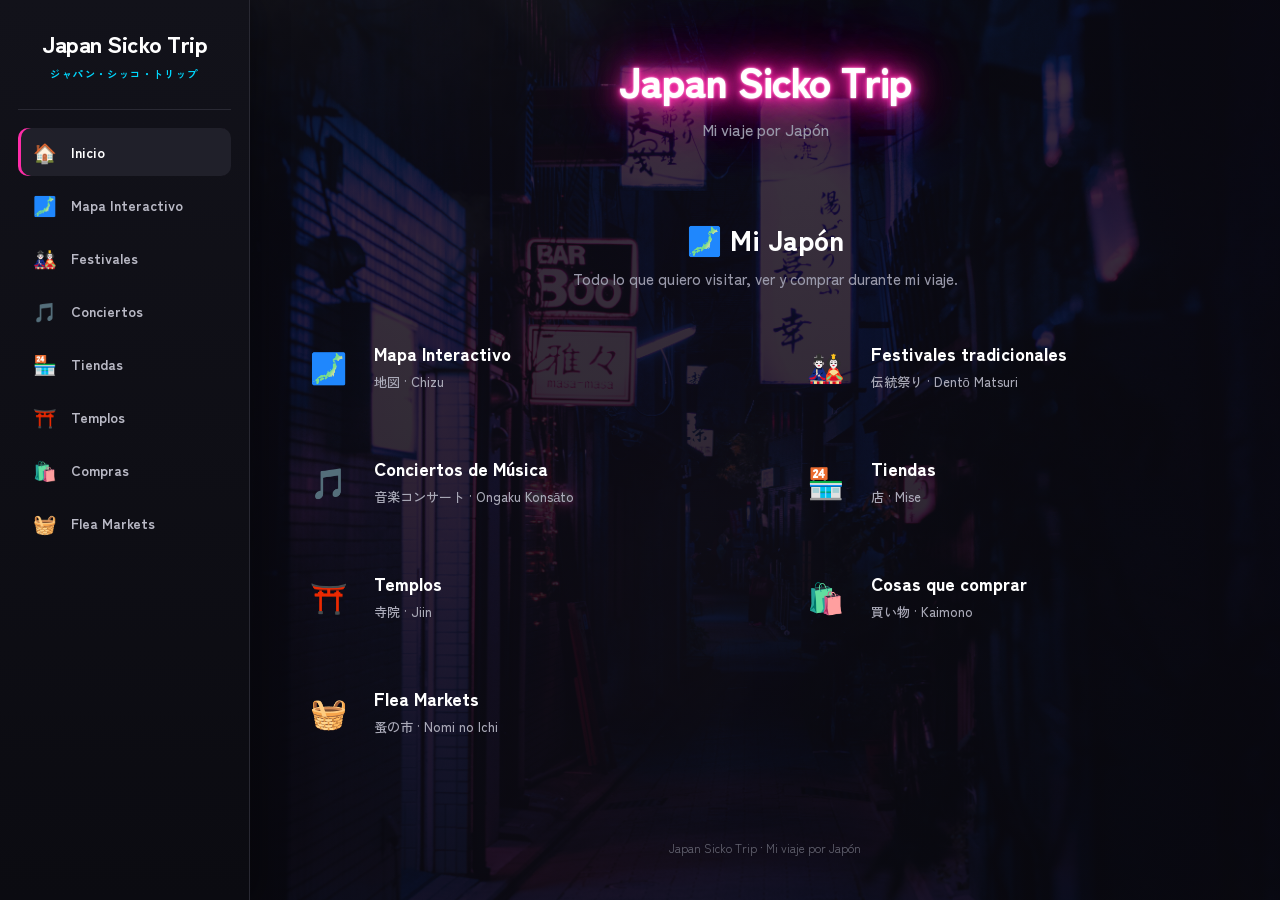
<file: index.html>
<!DOCTYPE html>
<html lang="es">

<head>

    <meta charset="UTF-8">

    <meta name="viewport" content="width=device-width, initial-scale=1.0">

    <title>Japan Sicko Trip</title>

    <link rel="stylesheet" href="css/estilo.css">

</head>


<body>


    <!-- =========================================
         BOTÓN MENÚ MÓVIL
    ========================================== -->

    <button
        class="boton-menu"
        type="button"
        aria-label="Abrir menú"
        aria-expanded="false"
    >
        ☰
    </button>


    <!-- =========================================
         MENÚ LATERAL
    ========================================== -->

    <aside class="menu-lateral">

        <div class="menu-logo">

            <h1>
                Japan Sicko Trip
            </h1>

            <p>
                ジャパン・シッコ・トリップ
            </p>

        </div>


        <div class="menu-separador"></div>


        <nav class="navegacion">


            <a
                href="index.html"
                class="menu-link activo"
            >

                <span class="icono">
                    🏠
                </span>

                <span>
                    Inicio
                </span>

            </a>


            <a
                href="mapa/index.html"
                class="menu-link"
            >

                <span class="icono">
                    🗾
                </span>

                <span>
                    Mapa Interactivo
                </span>

            </a>


            <a
                href="festivales/index.html"
                class="menu-link"
            >

                <span class="icono">
                    🎎
                </span>

                <span>
                    Festivales
                </span>

            </a>


            <a
                href="conciertos/index.html"
                class="menu-link"
            >

                <span class="icono">
                    🎵
                </span>

                <span>
                    Conciertos
                </span>

            </a>


            <a
                href="tiendas/index.html"
                class="menu-link"
            >

                <span class="icono">
                    🏪
                </span>

                <span>
                    Tiendas
                </span>

            </a>


            <a
                href="templos/index.html"
                class="menu-link"
            >

                <span class="icono">
                    ⛩️
                </span>

                <span>
                    Templos
                </span>

            </a>


            <a
                href="compras/index.html"
                class="menu-link"
            >

                <span class="icono">
                    🛍️
                </span>

                <span>
                    Compras
                </span>

            </a>


            <a
                href="flea-markets/index.html"
                class="menu-link"
            >

                <span class="icono">
                    🧺
                </span>

                <span>
                    Flea Markets
                </span>

            </a>


        </nav>


    </aside>


    <!-- =========================================
         CONTENIDO PRINCIPAL
    ========================================== -->

    <div class="contenido">


        <!-- CABECERA -->

        <header class="cabecera">

            <h1>
                Japan Sicko Trip
            </h1>

            <p>
                Mi viaje por Japón
            </p>

        </header>


        <!-- CONTENIDO -->

        <main>


            <section class="intro">

                <h2>
                    🗾 Mi Japón
                </h2>

                <p>
                    Todo lo que quiero visitar, ver y comprar durante mi viaje.
                </p>

            </section>


            <!-- =================================
                 TARJETAS PRINCIPALES
            ================================== -->

            <nav class="menu">


                <a
                    href="mapa/index.html"
                    class="menu-item"
                >

                    <span class="menu-icon">
                        🗾
                    </span>

                    <span class="menu-texto">

                        <strong>
                            Mapa Interactivo
                        </strong>

                        <small>
                            地図 · Chizu
                        </small>

                    </span>

                </a>


                <a
                    href="festivales/index.html"
                    class="menu-item"
                >

                    <span class="menu-icon">
                        🎎
                    </span>

                    <span class="menu-texto">

                        <strong>
                            Festivales tradicionales
                        </strong>

                        <small>
                            伝統祭り · Dentō Matsuri
                        </small>

                    </span>

                </a>


                <a
                    href="conciertos/index.html"
                    class="menu-item"
                >

                    <span class="menu-icon">
                        🎵
                    </span>

                    <span class="menu-texto">

                        <strong>
                            Conciertos de Música
                        </strong>

                        <small>
                            音楽コンサート · Ongaku Konsāto
                        </small>

                    </span>

                </a>


                <a
                    href="tiendas/index.html"
                    class="menu-item"
                >

                    <span class="menu-icon">
                        🏪
                    </span>

                    <span class="menu-texto">

                        <strong>
                            Tiendas
                        </strong>

                        <small>
                            店 · Mise
                        </small>

                    </span>

                </a>


                <a
                    href="templos/index.html"
                    class="menu-item"
                >

                    <span class="menu-icon">
                        ⛩️
                    </span>

                    <span class="menu-texto">

                        <strong>
                            Templos
                        </strong>

                        <small>
                            寺院 · Jiin
                        </small>

                    </span>

                </a>


                <a
                    href="compras/index.html"
                    class="menu-item"
                >

                    <span class="menu-icon">
                        🛍️
                    </span>

                    <span class="menu-texto">

                        <strong>
                            Cosas que comprar
                        </strong>

                        <small>
                            買い物 · Kaimono
                        </small>

                    </span>

                </a>


                <a
                    href="flea-markets/index.html"
                    class="menu-item"
                >

                    <span class="menu-icon">
                        🧺
                    </span>

                    <span class="menu-texto">

                        <strong>
                            Flea Markets
                        </strong>

                        <small>
                            蚤の市 · Nomi no Ichi
                        </small>

                    </span>

                </a>


            </nav>


        </main>


        <!-- FOOTER -->

        <footer class="footer">

            Japan Sicko Trip · Mi viaje por Japón

        </footer>


    </div>


    <!-- JAVASCRIPT -->

    <script src="js/menu.js"></script>


</body>

</html>
</file>
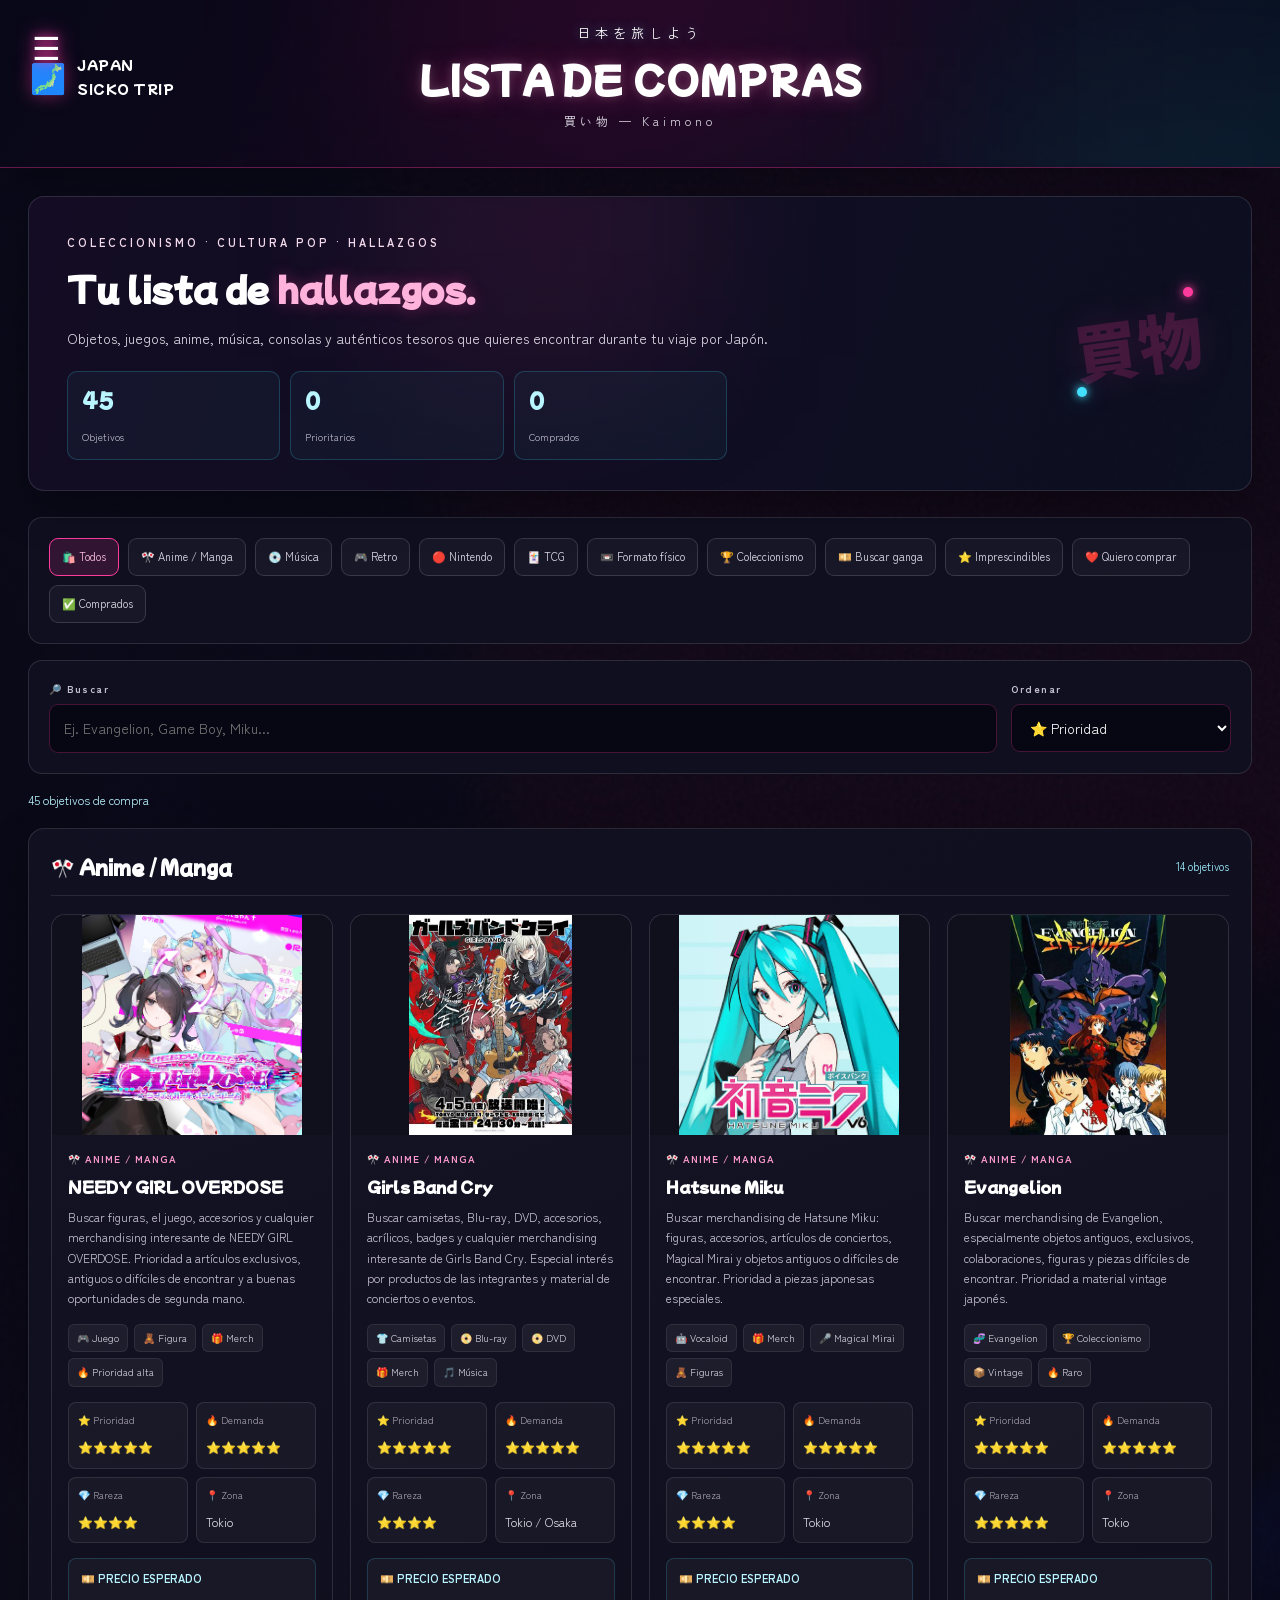
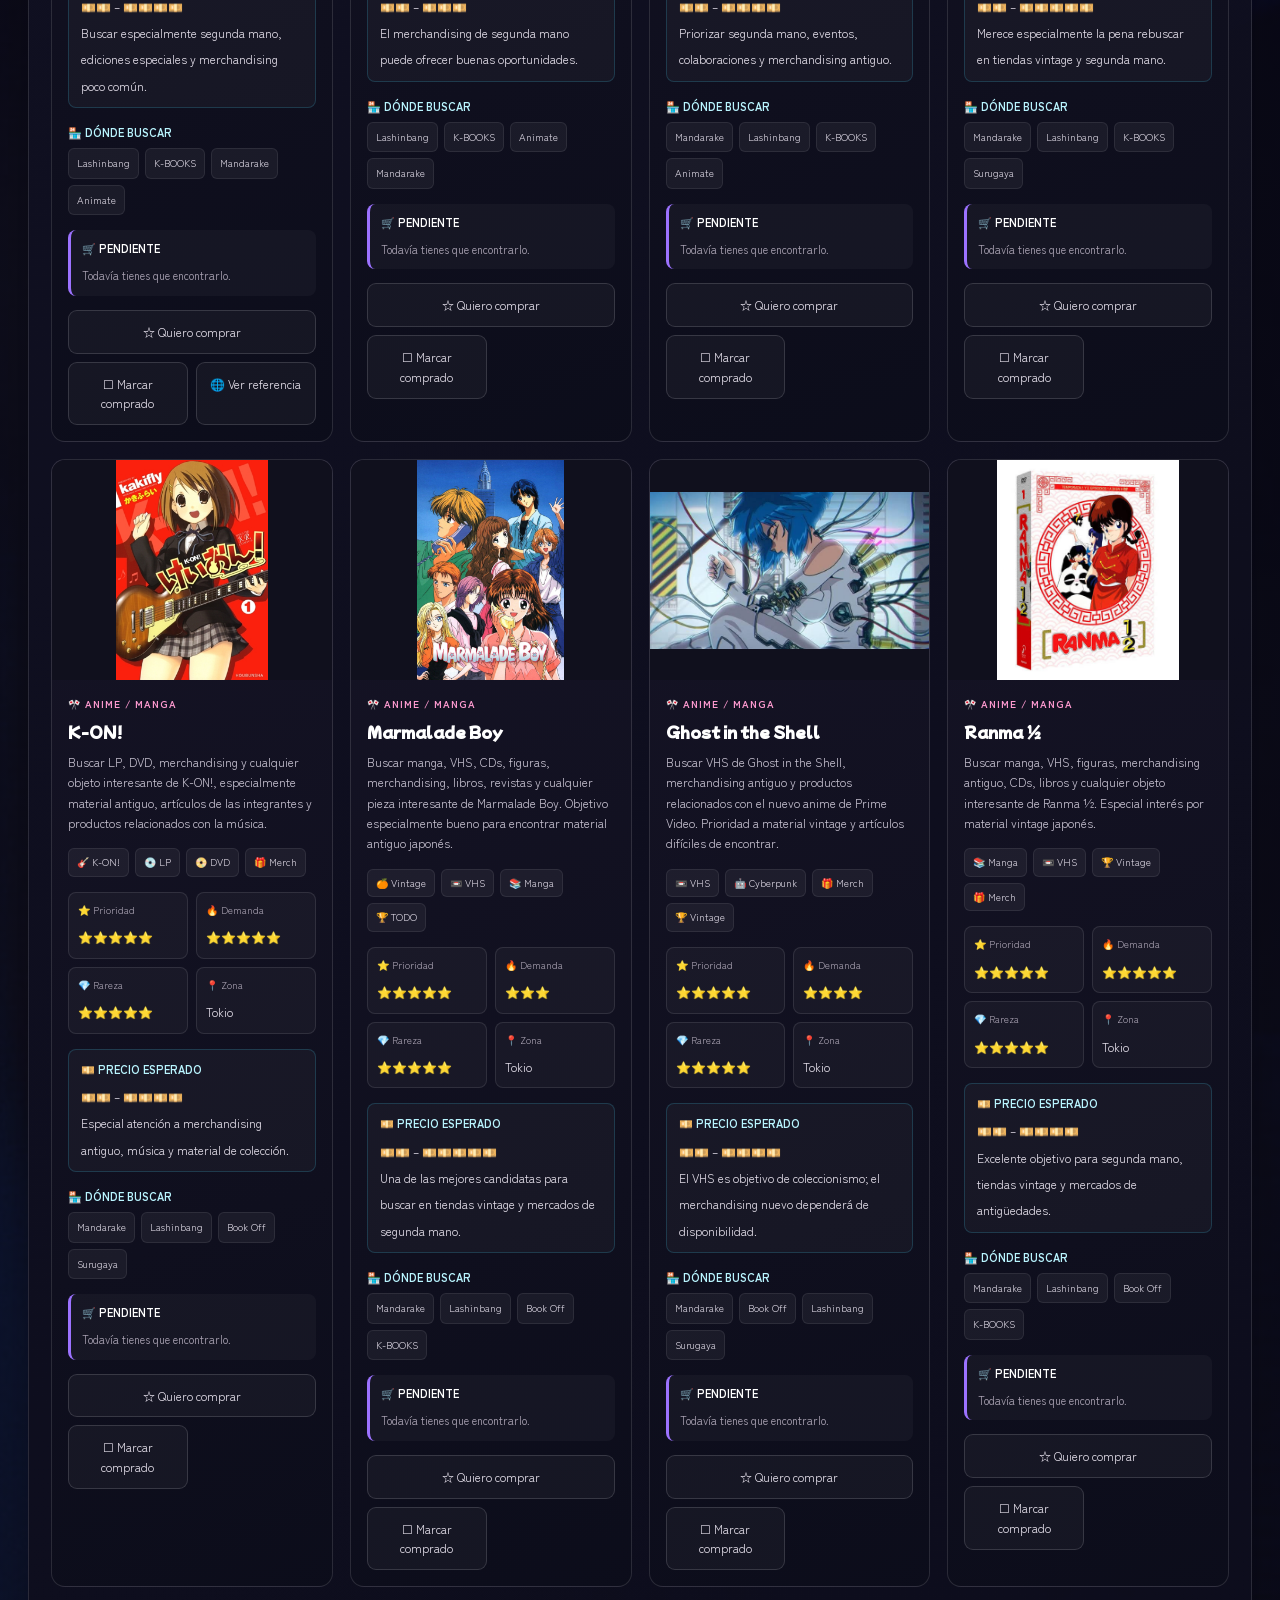
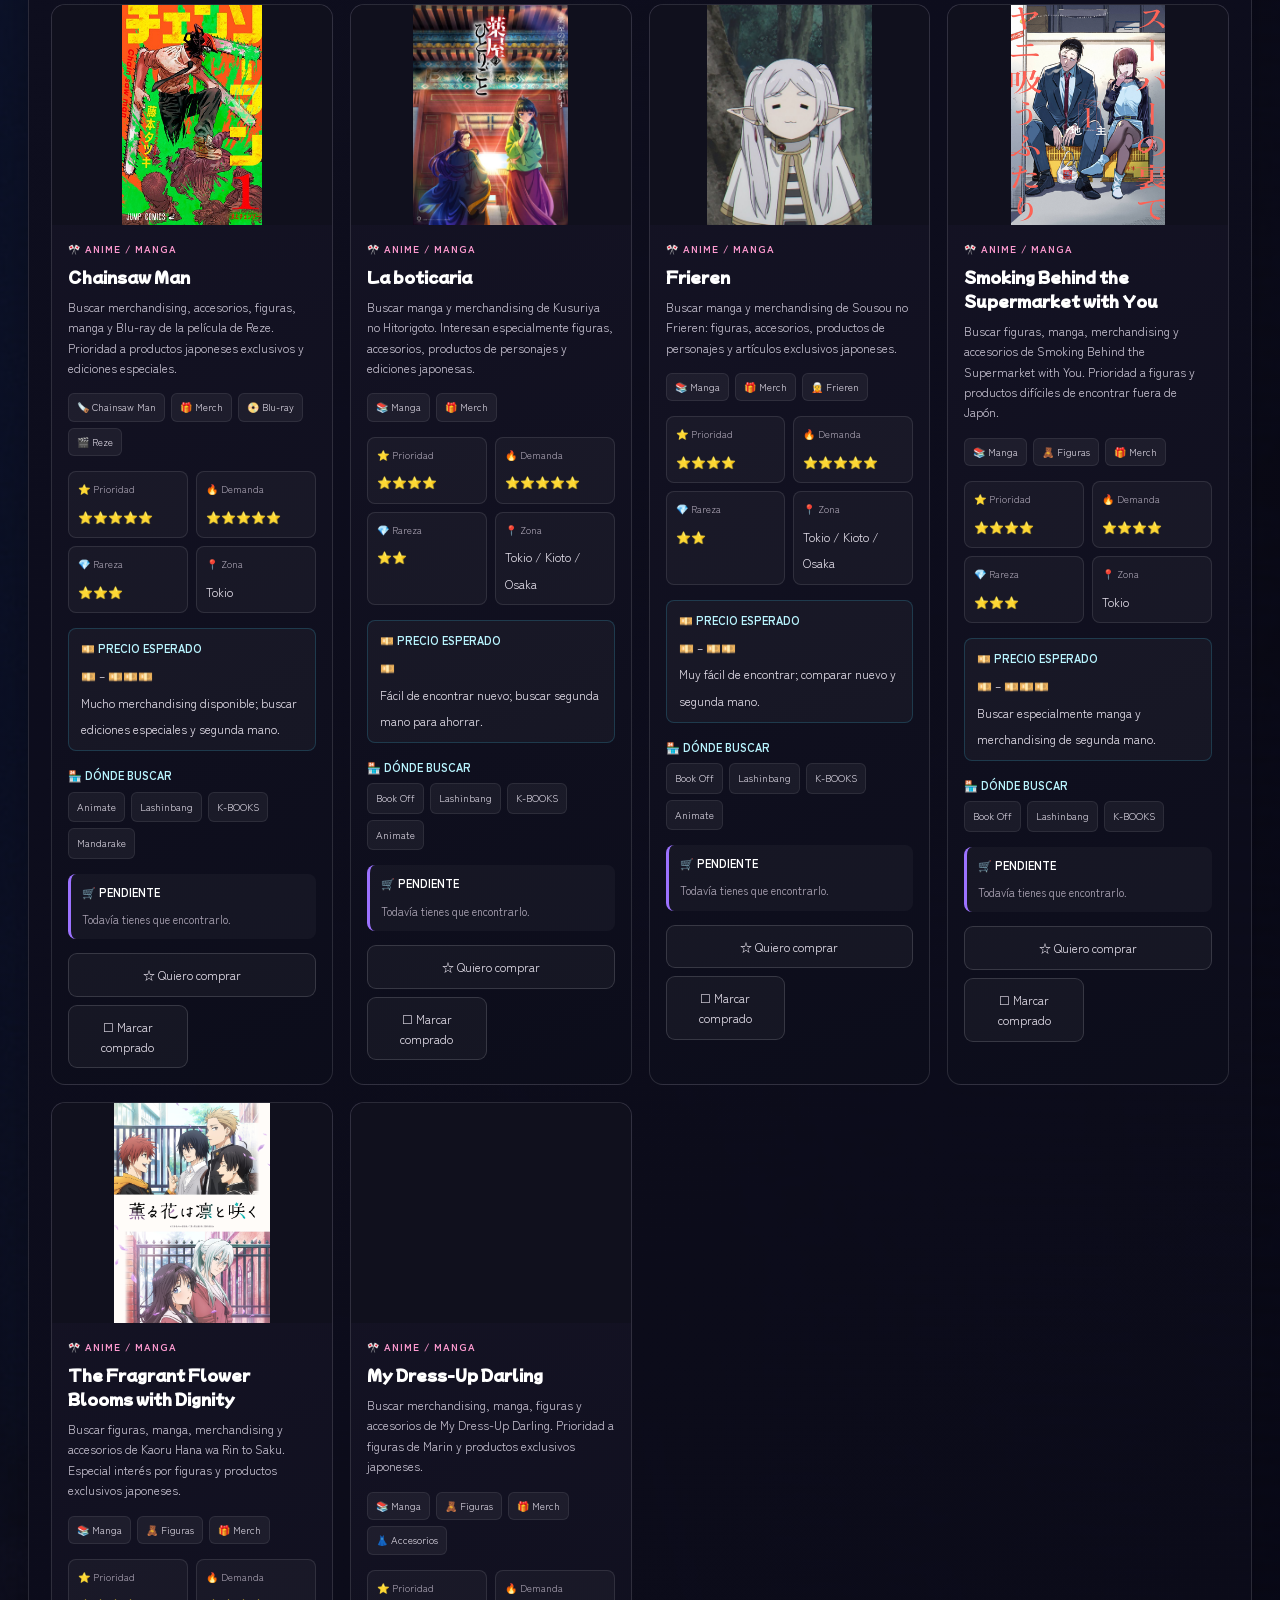
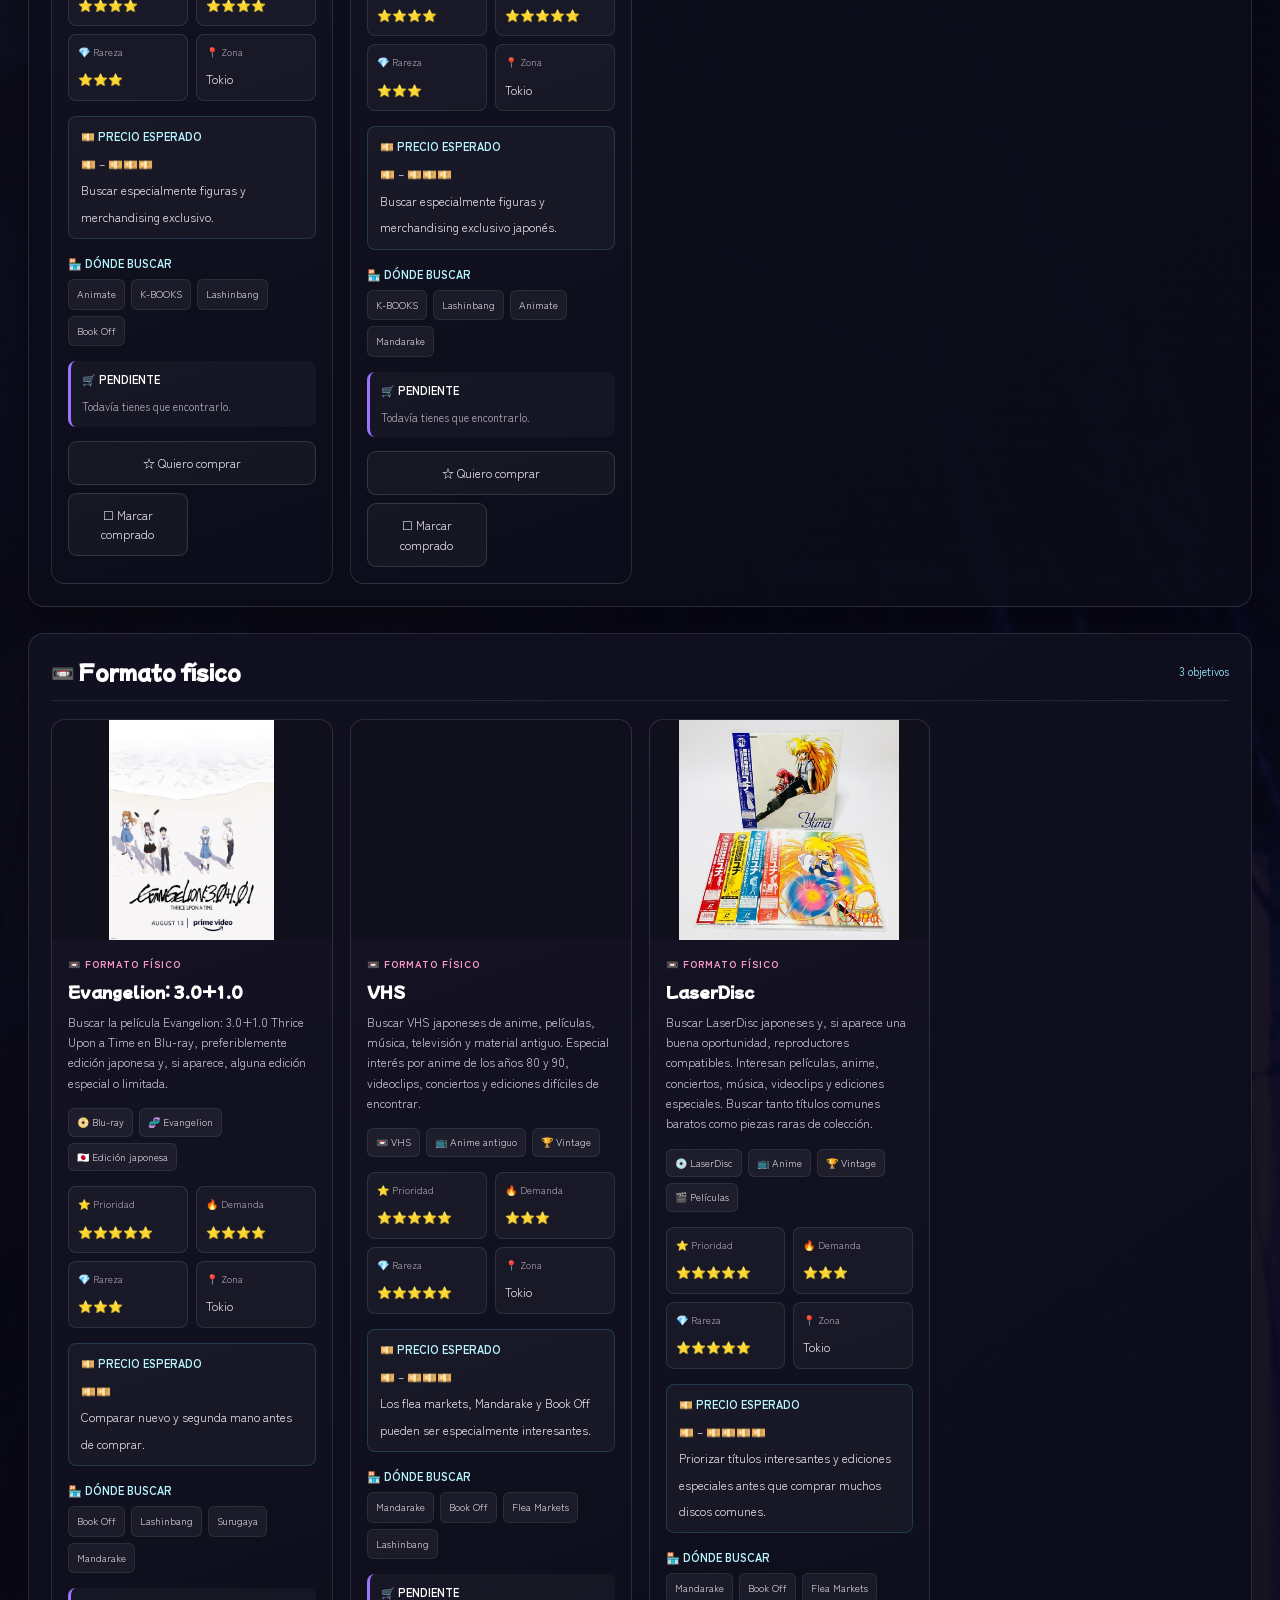
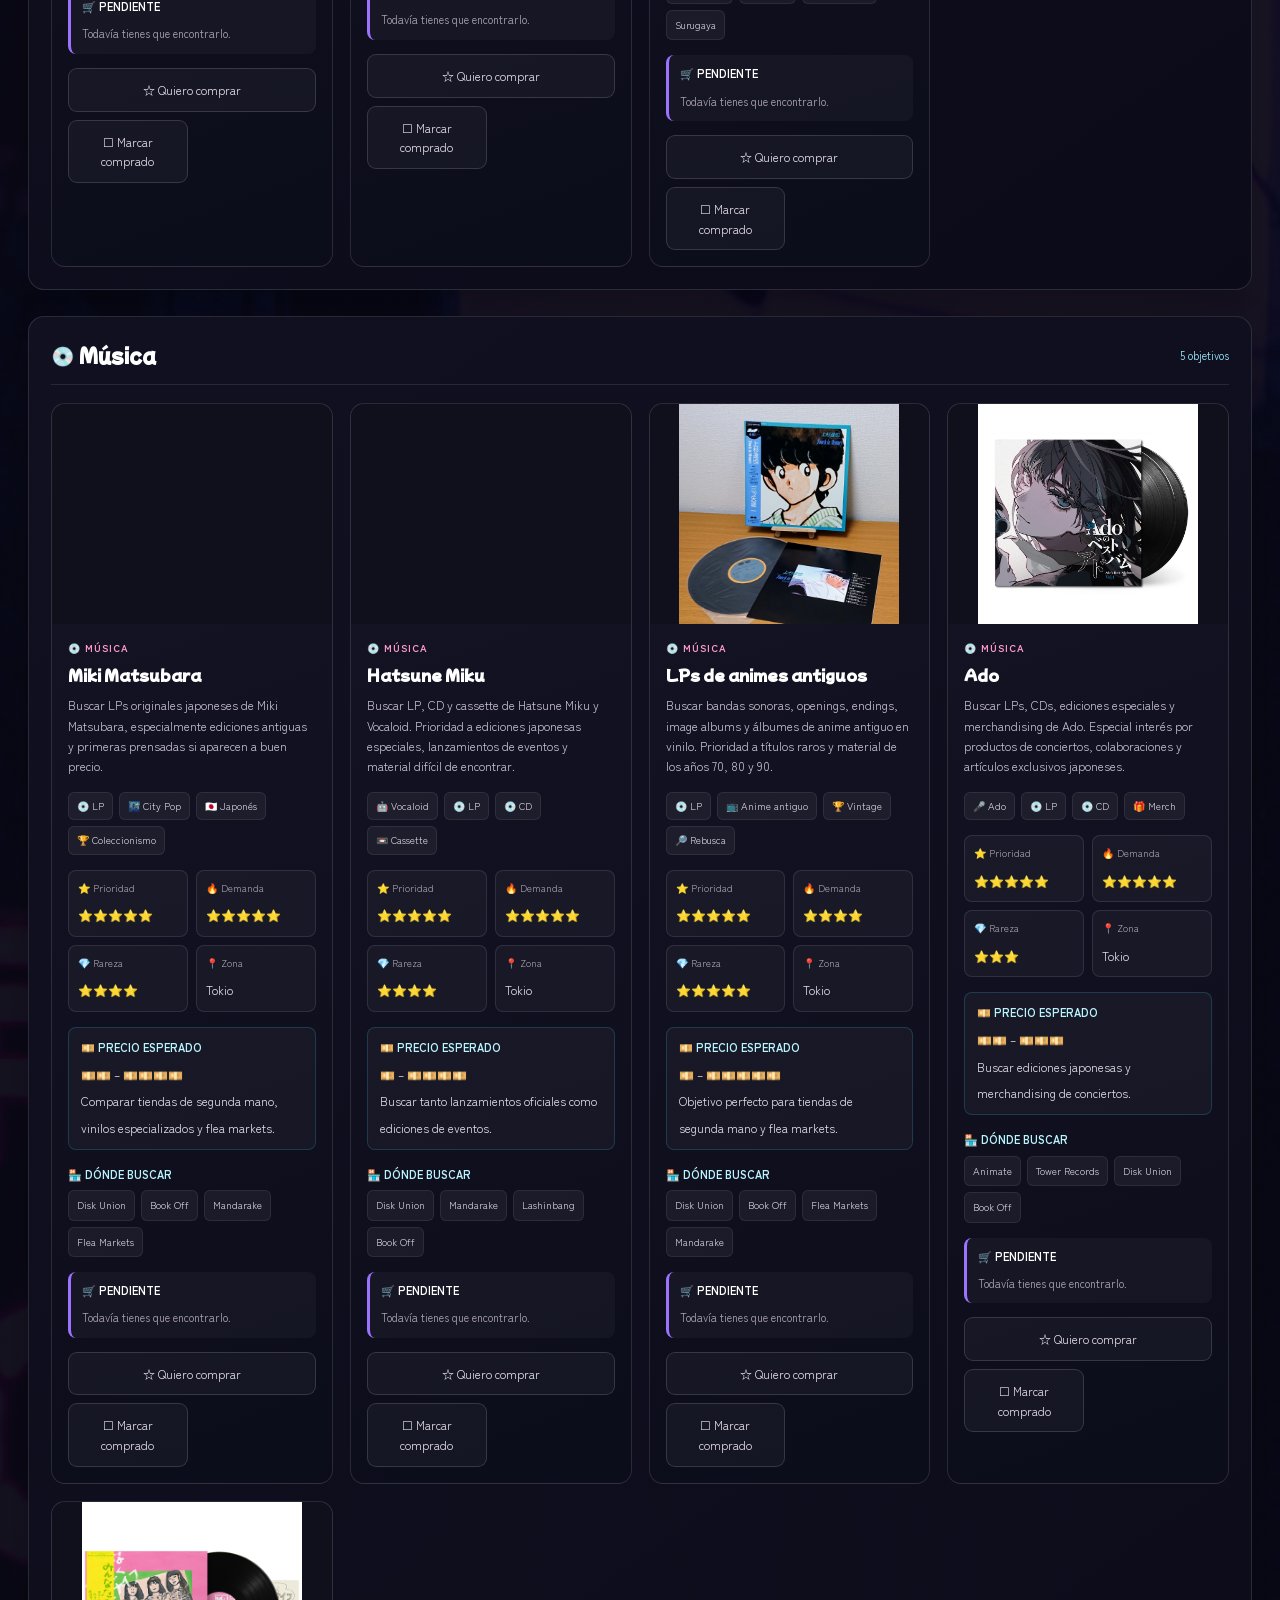
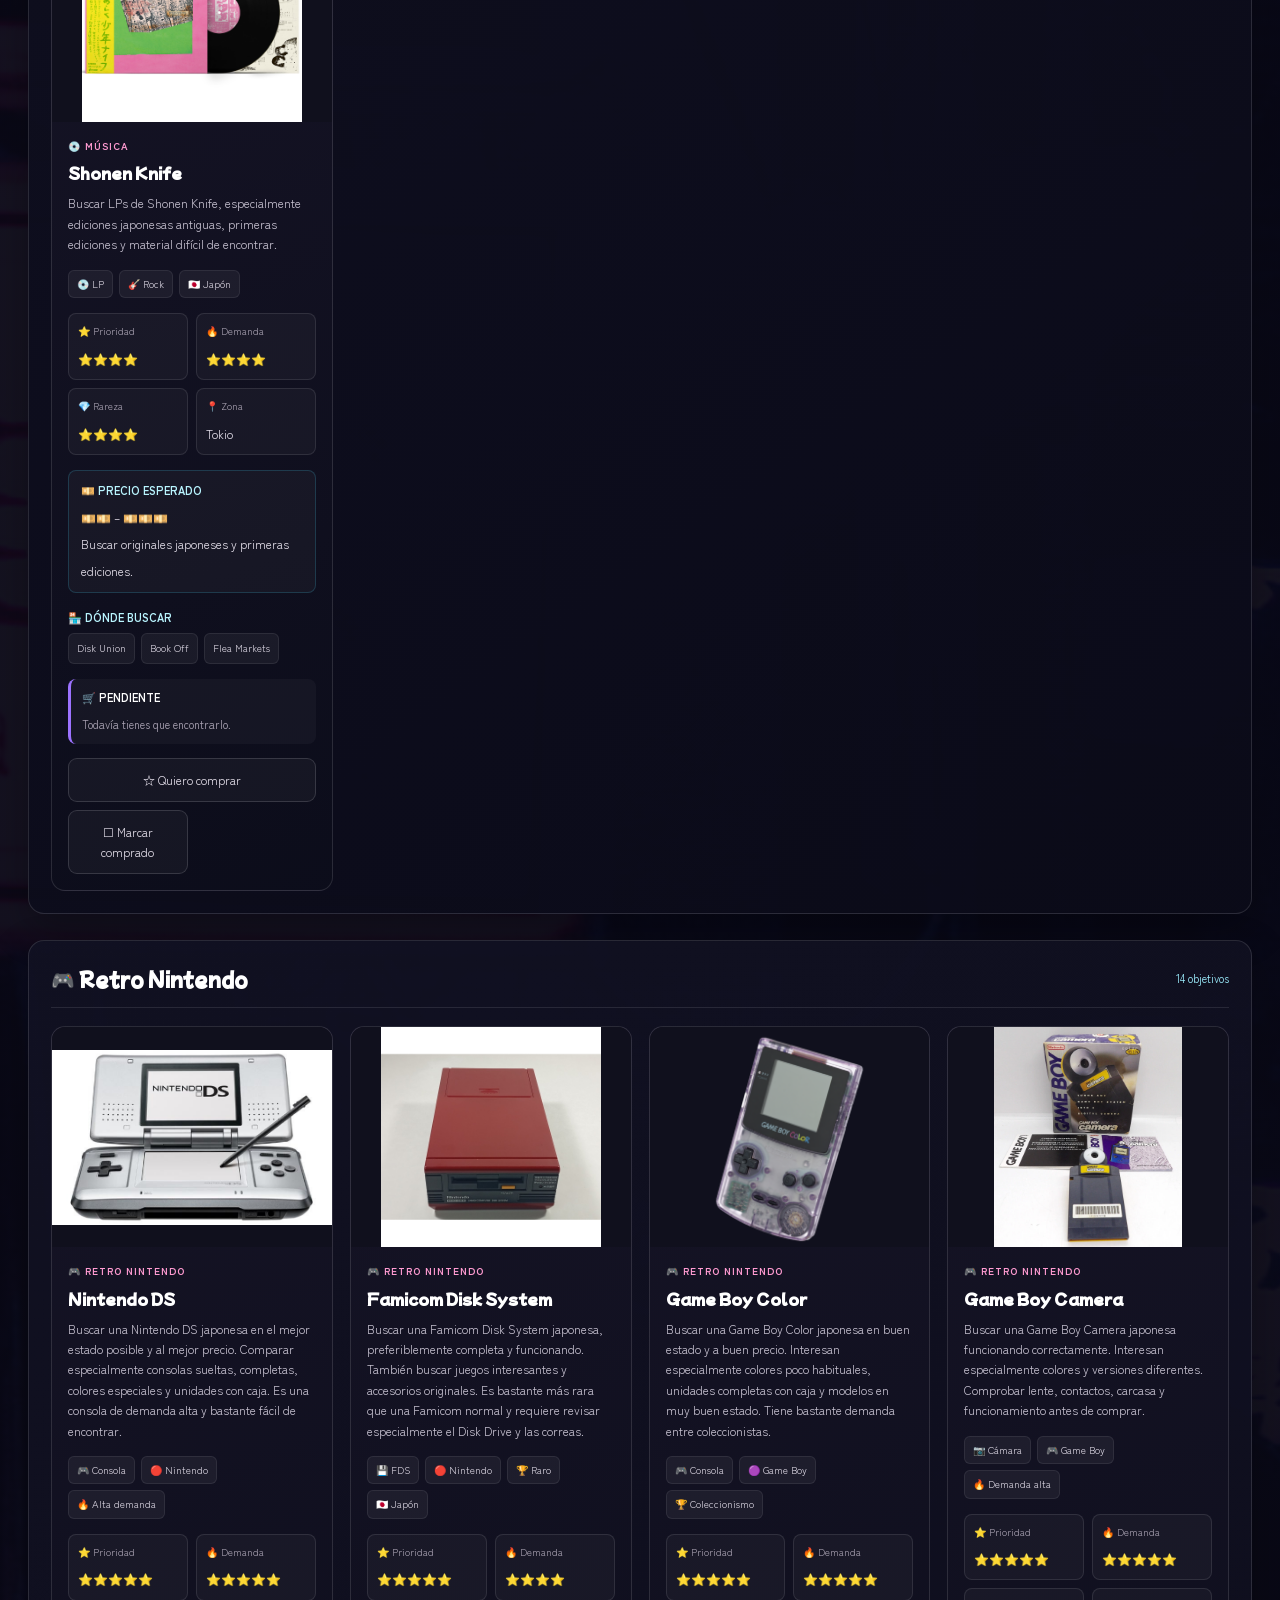
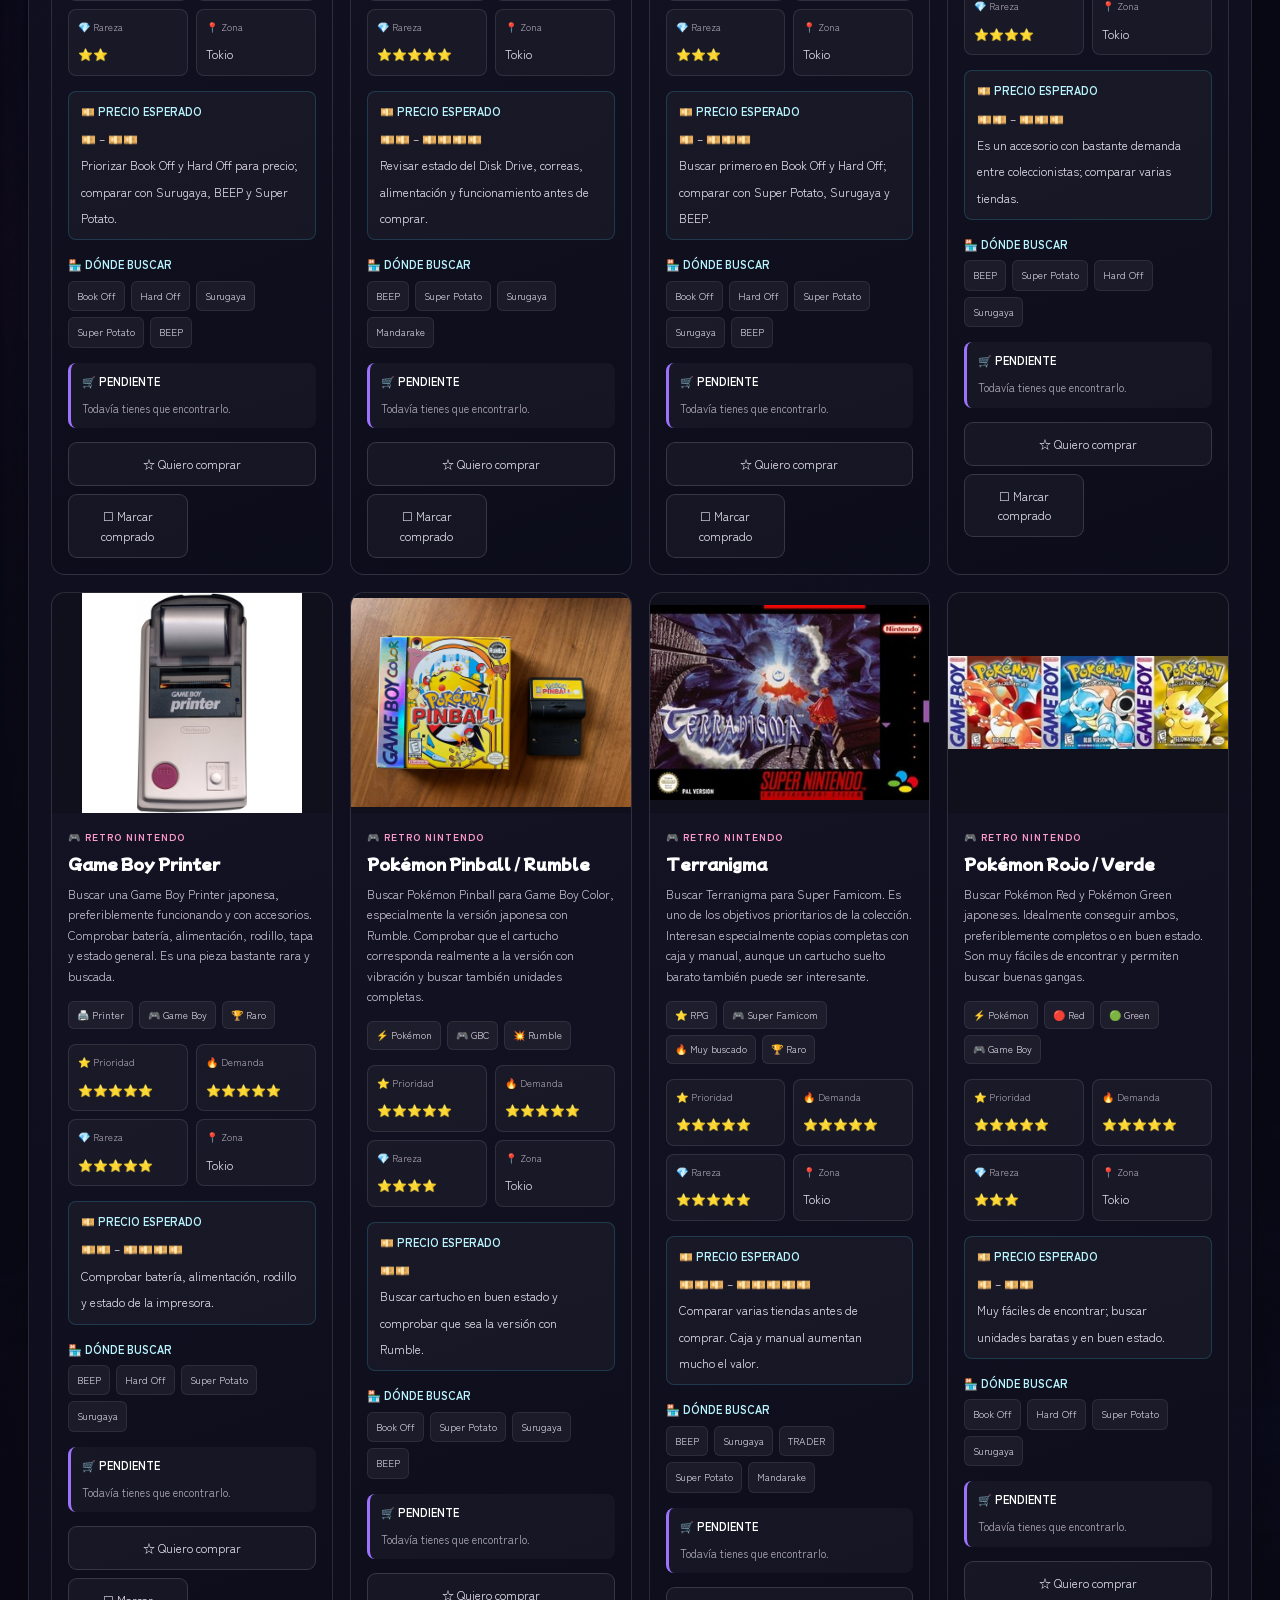
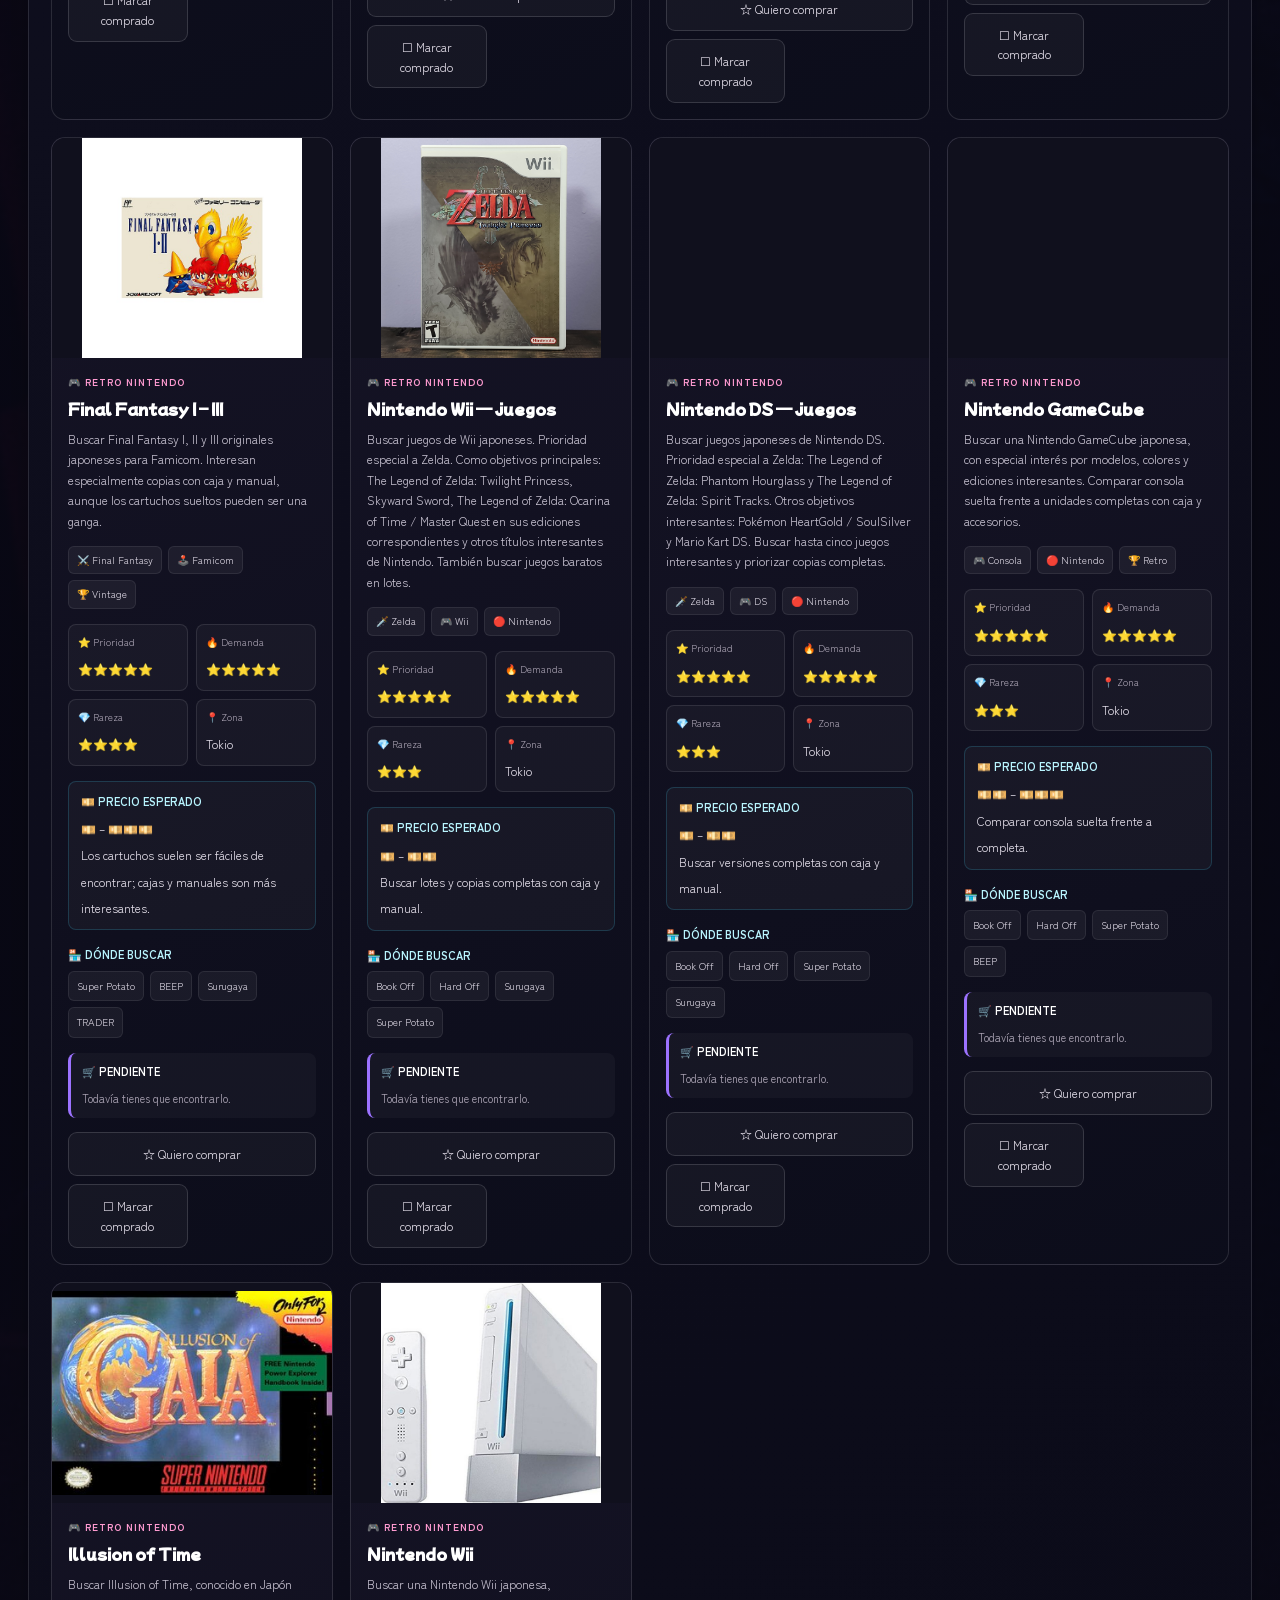
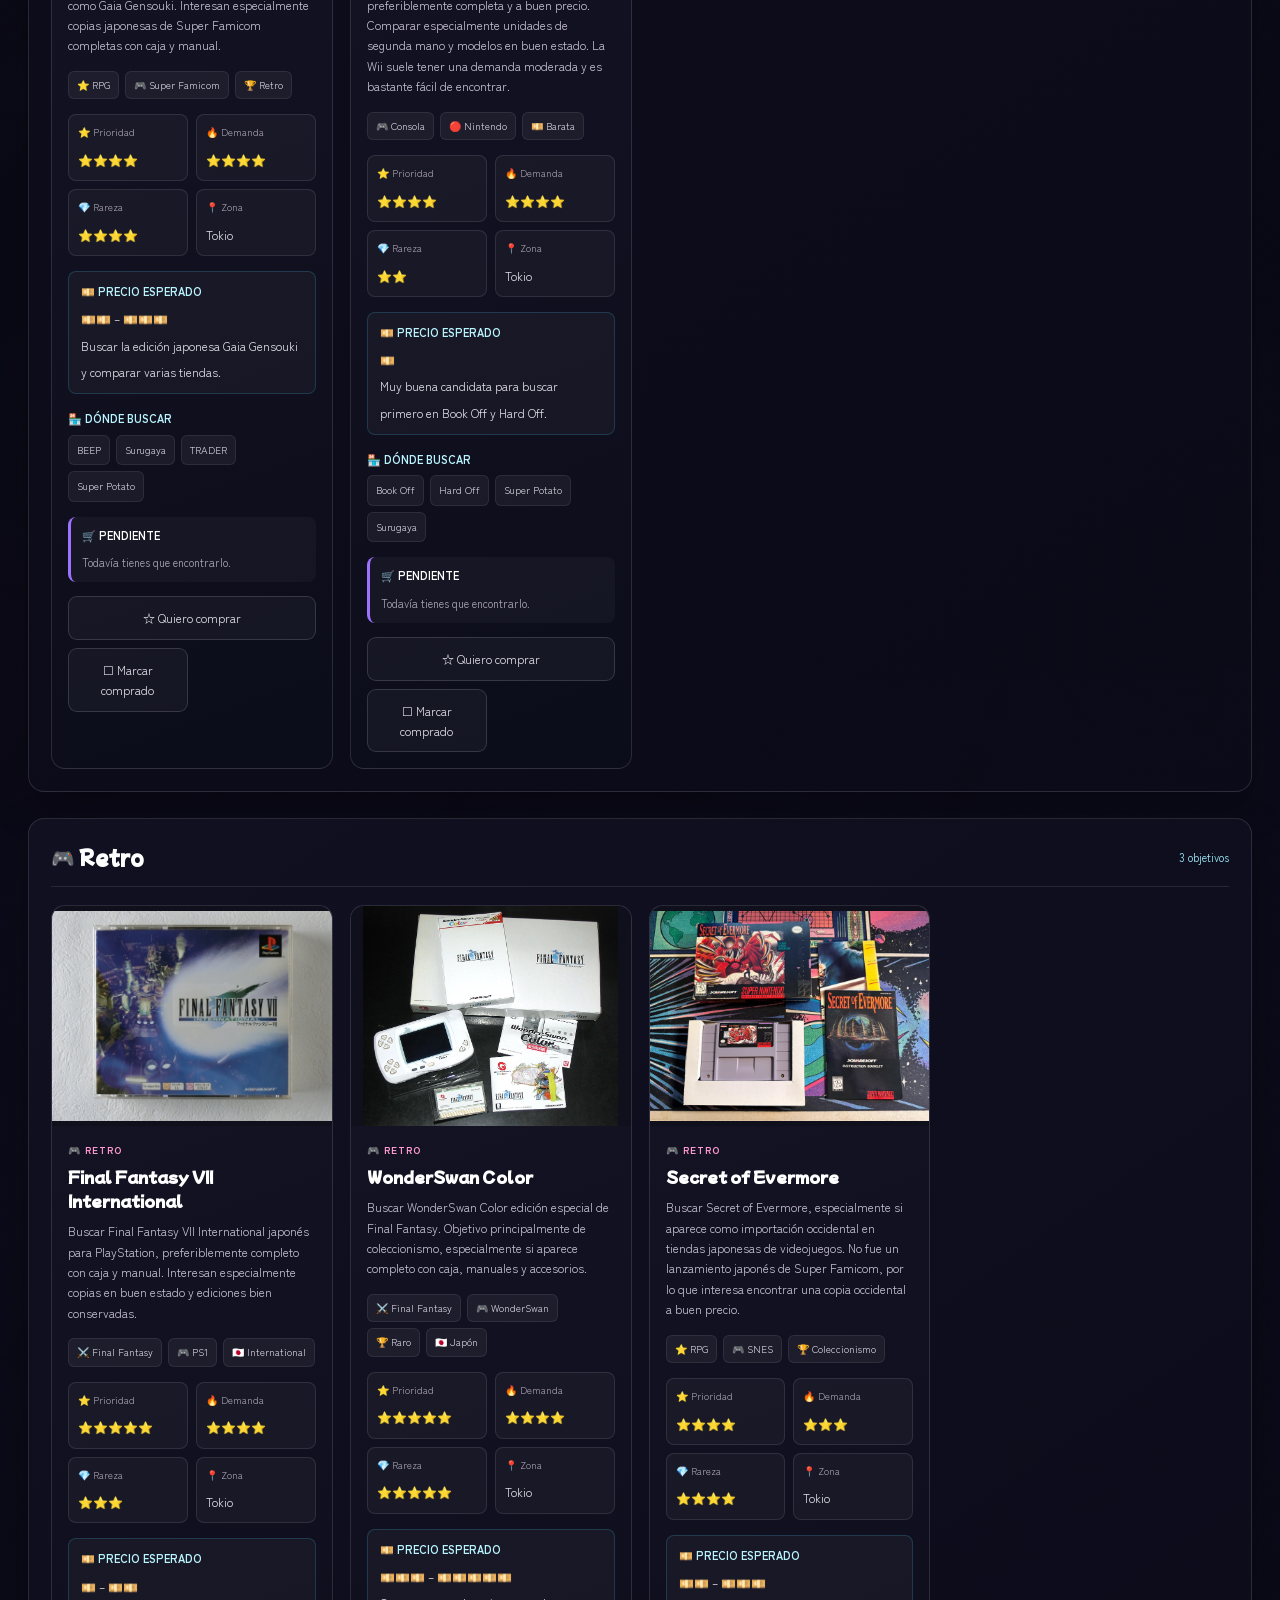
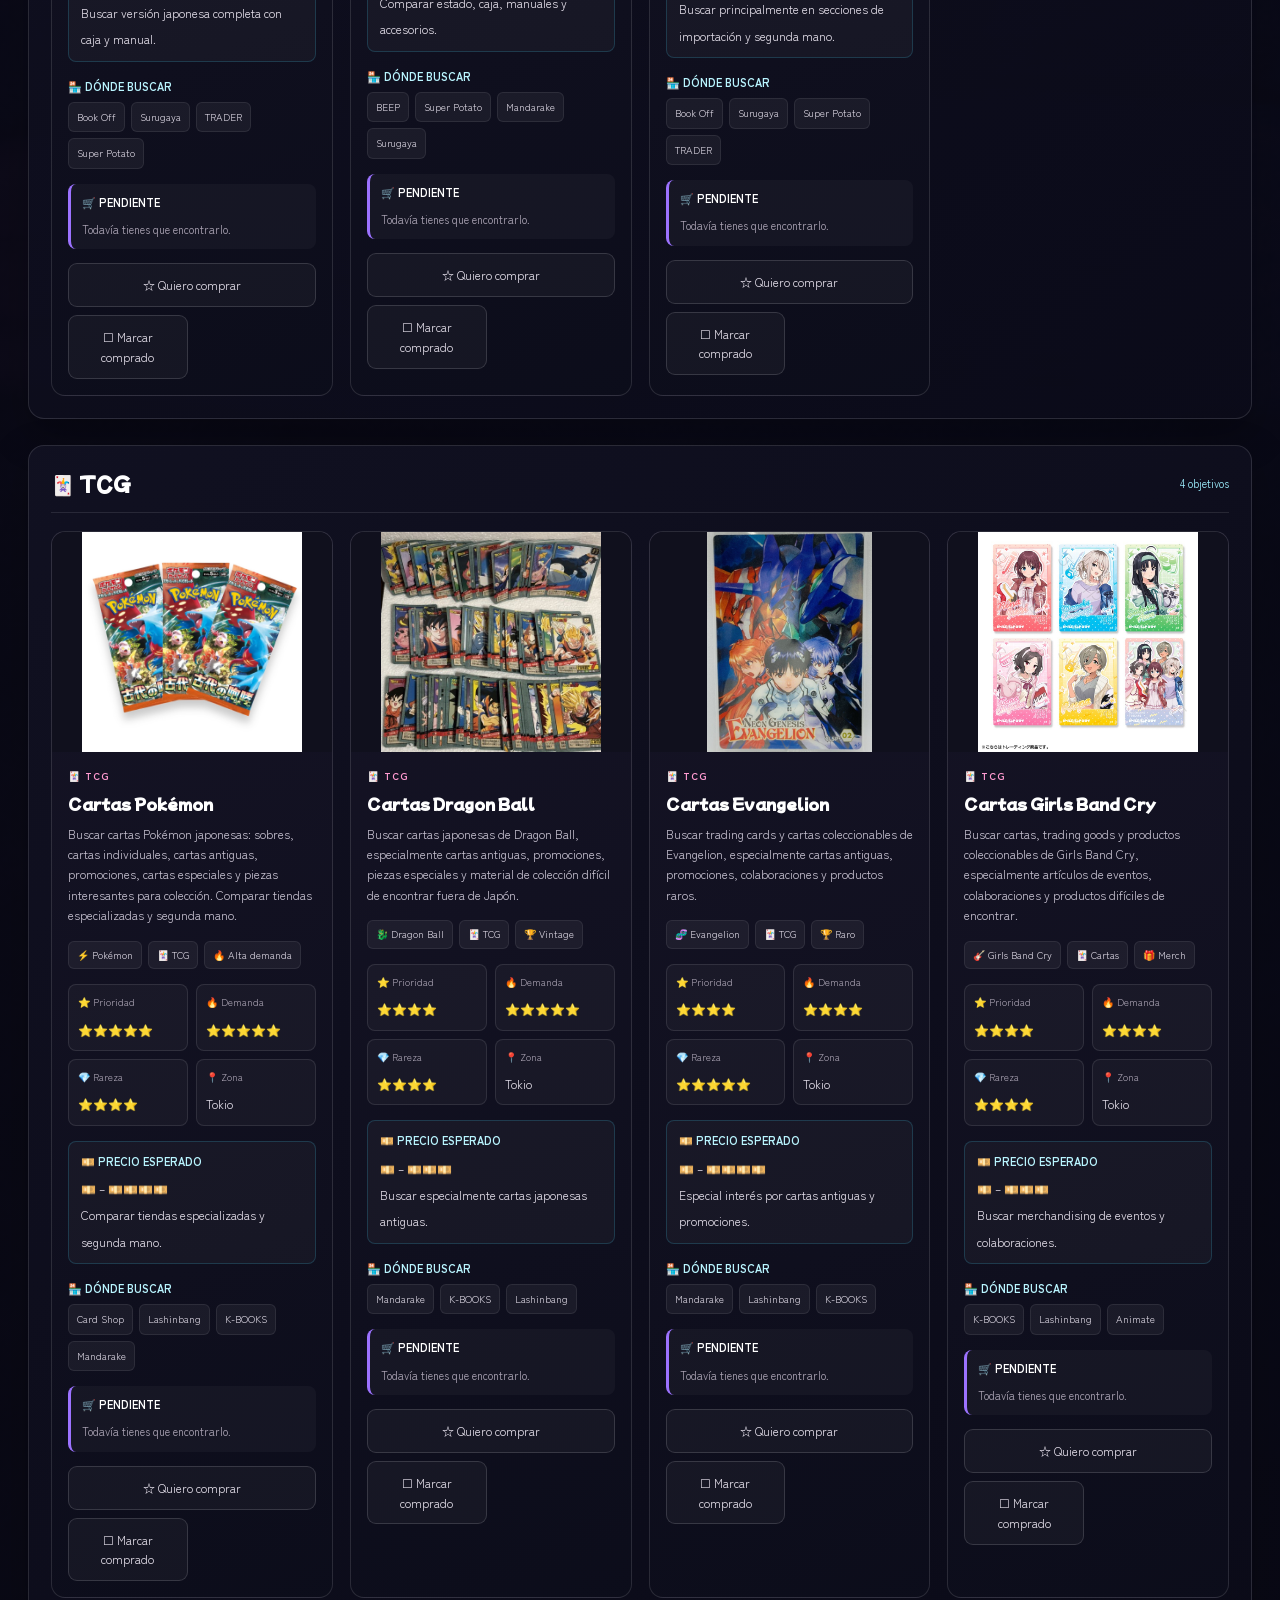
<file: compras/index.html>
<!DOCTYPE html>
<html lang="es">
<head>
    <meta charset="UTF-8">
    <meta name="viewport" content="width=device-width, initial-scale=1.0">
    <meta name="theme-color" content="#090914">

    <title>🛍️ Cosas que comprar - Japan Sicko Trip</title>

    <link rel="preconnect" href="https://fonts.googleapis.com">
    <link rel="preconnect" href="https://fonts.gstatic.com" crossorigin>
    <link href="https://fonts.googleapis.com/css2?family=Mochiy+Pop+One&family=Zen+Kaku+Gothic+Antique:wght@400;500;700&display=swap" rel="stylesheet">
    <link rel="stylesheet" href="../seccion-theme.css">
    <link rel="stylesheet" href="style.css">
</head>

<body>

    <header class="cabecera-mapa">
        <div class="cabecera-contenido">
            <div class="marca" aria-label="Japan Sicko Trip">
                <span class="marca-icono" aria-hidden="true">🗾</span>
                <span class="marca-texto">JAPAN <span>SICKO TRIP</span></span>
            </div>
            <div class="cabecera-titulo">
                <p class="titulo-japones">日本を旅しよう</p>
                <h1>LISTA DE <span>COMPRAS</span></h1>
                <p class="subtitulo-cabecera">買い物 — Kaimono</p>
            </div>
            <span></span>
        </div>
    </header>


    <main>

        <section class="introduccion intro">

            <div class="introduccion-texto">
                <span class="etiqueta-seccion">COLECCIONISMO · CULTURA POP · HALLAZGOS</span>
                <h2>Tu lista de <span>hallazgos.</span></h2>

                <p>
                    Objetos, juegos, anime, música, consolas y auténticos tesoros
                    que quieres encontrar durante tu viaje por Japón.
                </p>

                <div class="resumen">

                <div class="resumen-item">
                    <strong id="total-productos">0</strong>
                    <span>Objetivos</span>
                </div>

                <div class="resumen-item">
                    <strong id="total-favoritos">0</strong>
                    <span>Prioritarios</span>
                </div>

                <div class="resumen-item">
                    <strong id="total-comprados">0</strong>
                    <span>Comprados</span>
                </div>

                </div>
            </div>
            <div class="introduccion-decoracion" aria-hidden="true">
                <span class="decoracion-kanji">買物</span>
                <span class="decoracion-punto punto-rosa"></span>
                <span class="decoracion-punto punto-azul"></span>
            </div>

        </section>


        <nav class="filtros">

            <button
                type="button"
                class="filtro activo"
                data-filtro="todos"
            >
                🛍️ Todos
            </button>

            <button
                type="button"
                class="filtro"
                data-filtro="anime"
            >
                🎌 Anime / Manga
            </button>

            <button
                type="button"
                class="filtro"
                data-filtro="musica"
            >
                💿 Música
            </button>

            <button
                type="button"
                class="filtro"
                data-filtro="retro"
            >
                🎮 Retro
            </button>

            <button
                type="button"
                class="filtro"
                data-filtro="nintendo"
            >
                🔴 Nintendo
            </button>

            <button
                type="button"
                class="filtro"
                data-filtro="tcg"
            >
                🃏 TCG
            </button>

            <button
                type="button"
                class="filtro"
                data-filtro="fisico"
            >
                📼 Formato físico
            </button>

            <button
                type="button"
                class="filtro"
                data-filtro="coleccionismo"
            >
                🏆 Coleccionismo
            </button>

            <button
                type="button"
                class="filtro"
                data-filtro="gangas"
            >
                💴 Buscar ganga
            </button>

            <button
                type="button"
                class="filtro"
                data-filtro="prioridad"
            >
                ⭐ Imprescindibles
            </button>

            <button
                type="button"
                class="filtro"
                data-filtro="favoritos"
            >
                ❤️ Quiero comprar
            </button>

            <button
                type="button"
                class="filtro"
                data-filtro="comprados"
            >
                ✅ Comprados
            </button>

        </nav>


        <section class="controles">

            <div class="busqueda">

                <label for="buscador">
                    🔎 Buscar
                </label>

                <input
                    type="search"
                    id="buscador"
                    placeholder="Ej. Evangelion, Game Boy, Miku..."
                    autocomplete="off"
                >

            </div>


            <div class="orden">

                <label for="ordenar">
                    Ordenar
                </label>

                <select id="ordenar">

                    <option value="prioridad">
                        ⭐ Prioridad
                    </option>

                    <option value="demanda">
                        🔥 Demanda
                    </option>

                    <option value="rareza">
                        💎 Rareza
                    </option>

                    <option value="nombre">
                        🔤 Nombre
                    </option>

                    <option value="categoria">
                        📂 Categoría
                    </option>

                </select>

            </div>

        </section>


        <div id="contador" class="contador"></div>


        <div id="contenido-compras"></div>


    </main>


    <footer class="pie-pagina">
        <span class="pie-marca">JAPAN SICKO TRIP <span>日本を旅しよう</span></span>
        <span>Tu viaje. Tus lugares. Tu Japón.</span>
    </footer>

    <script src="../menu.js"></script>
    <script src="app.js"></script>

</body>
</html>
</file>
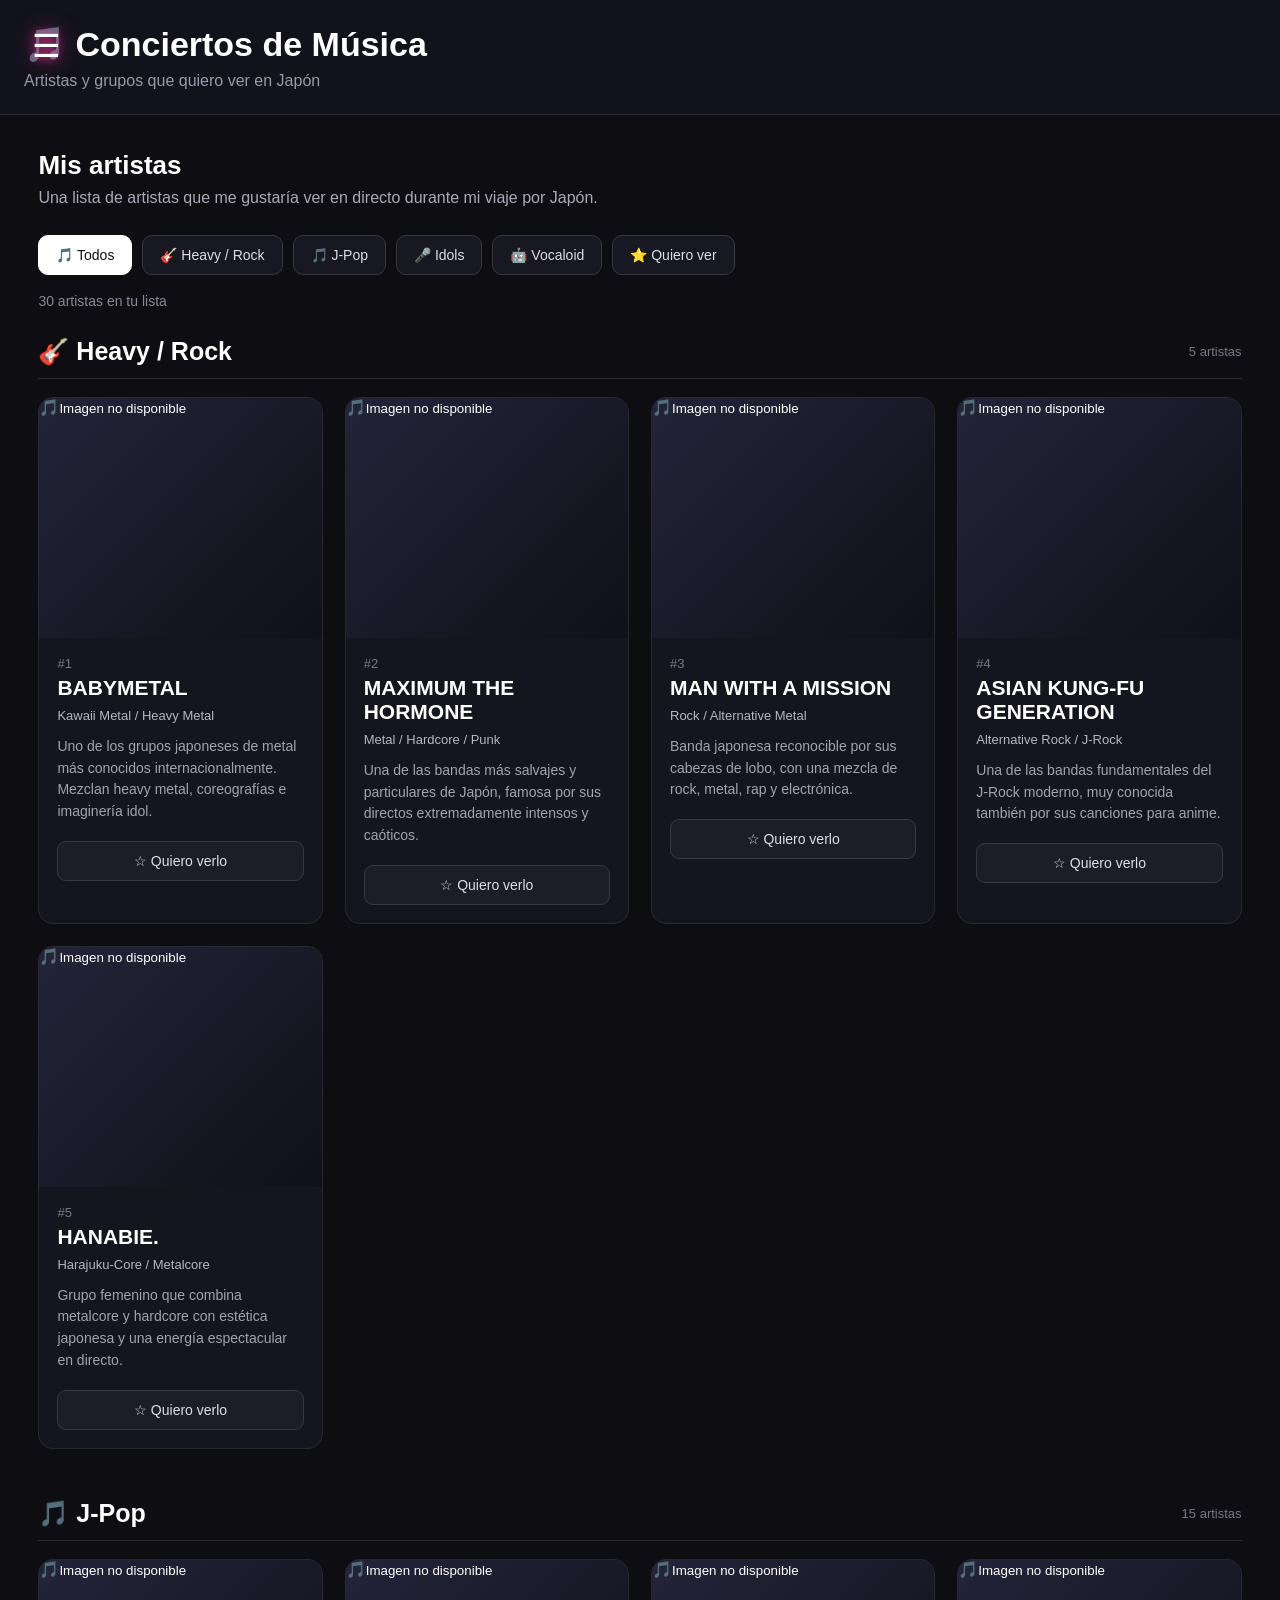
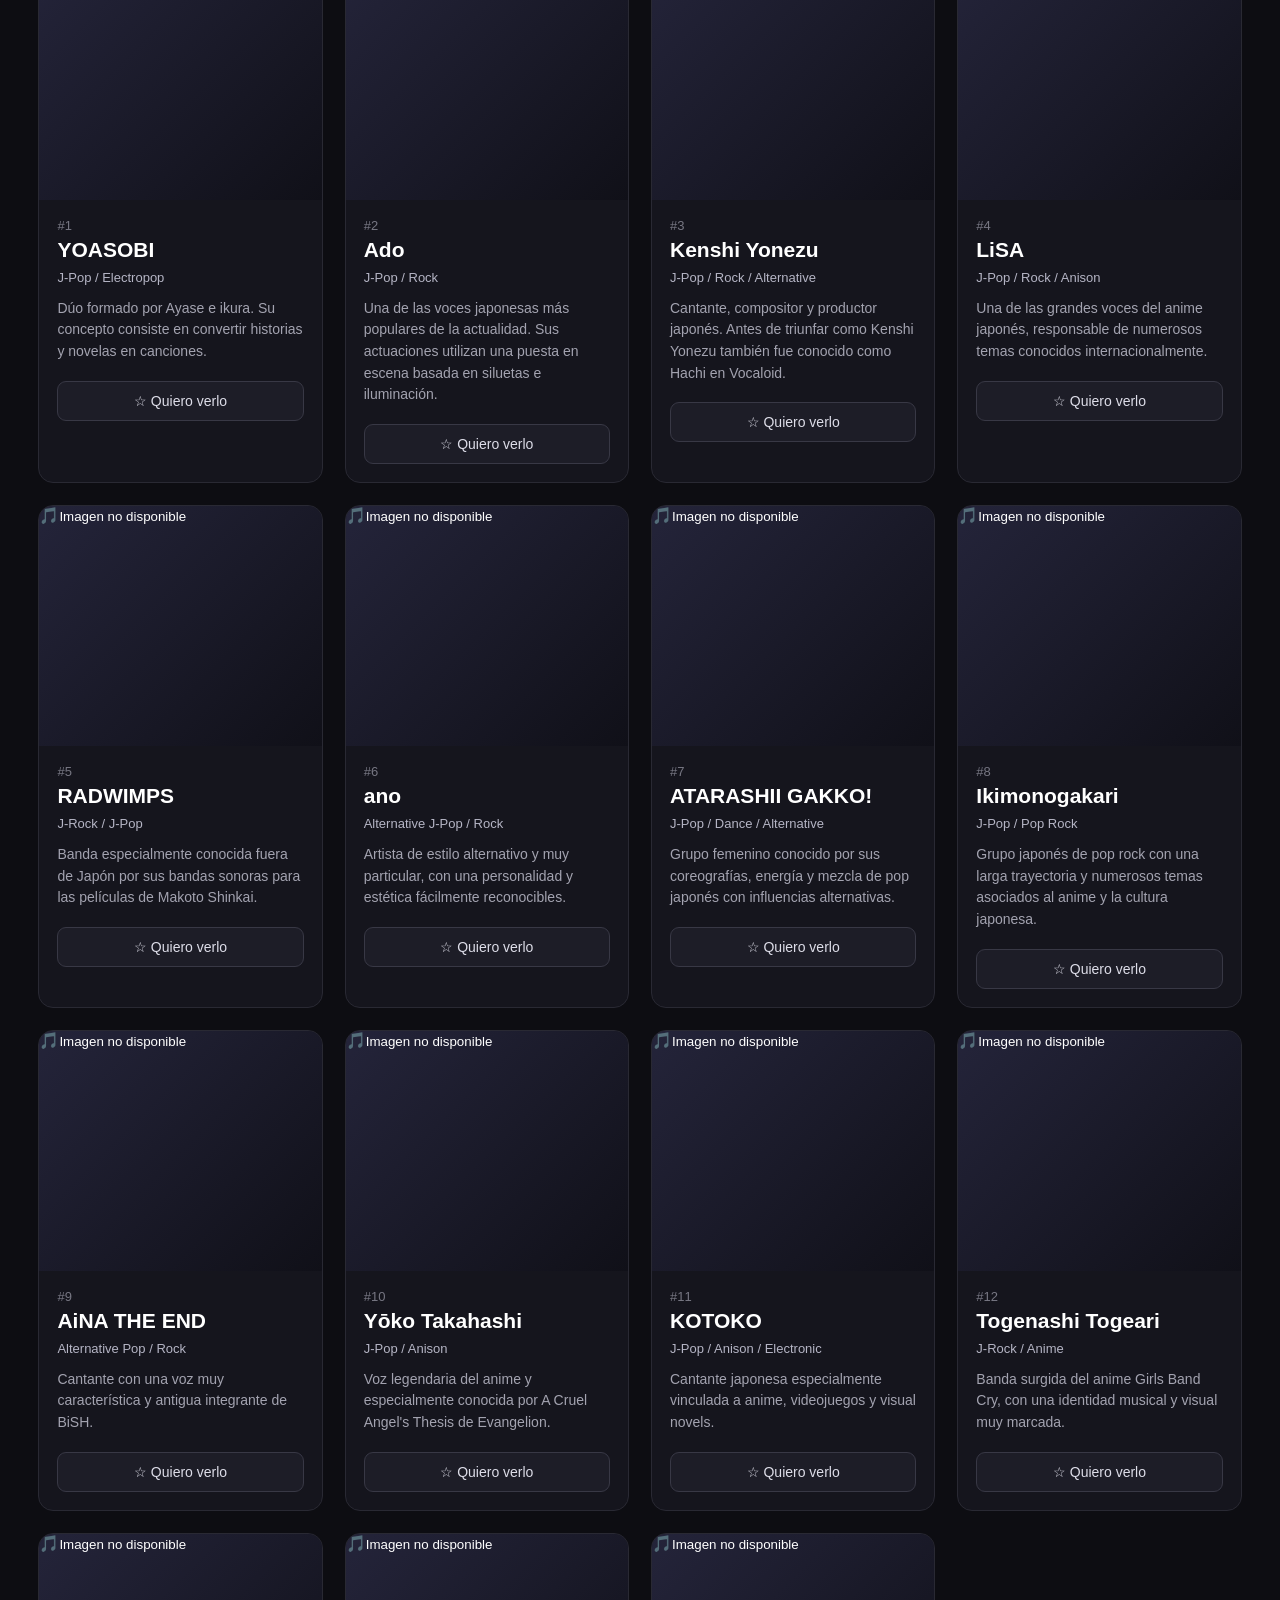
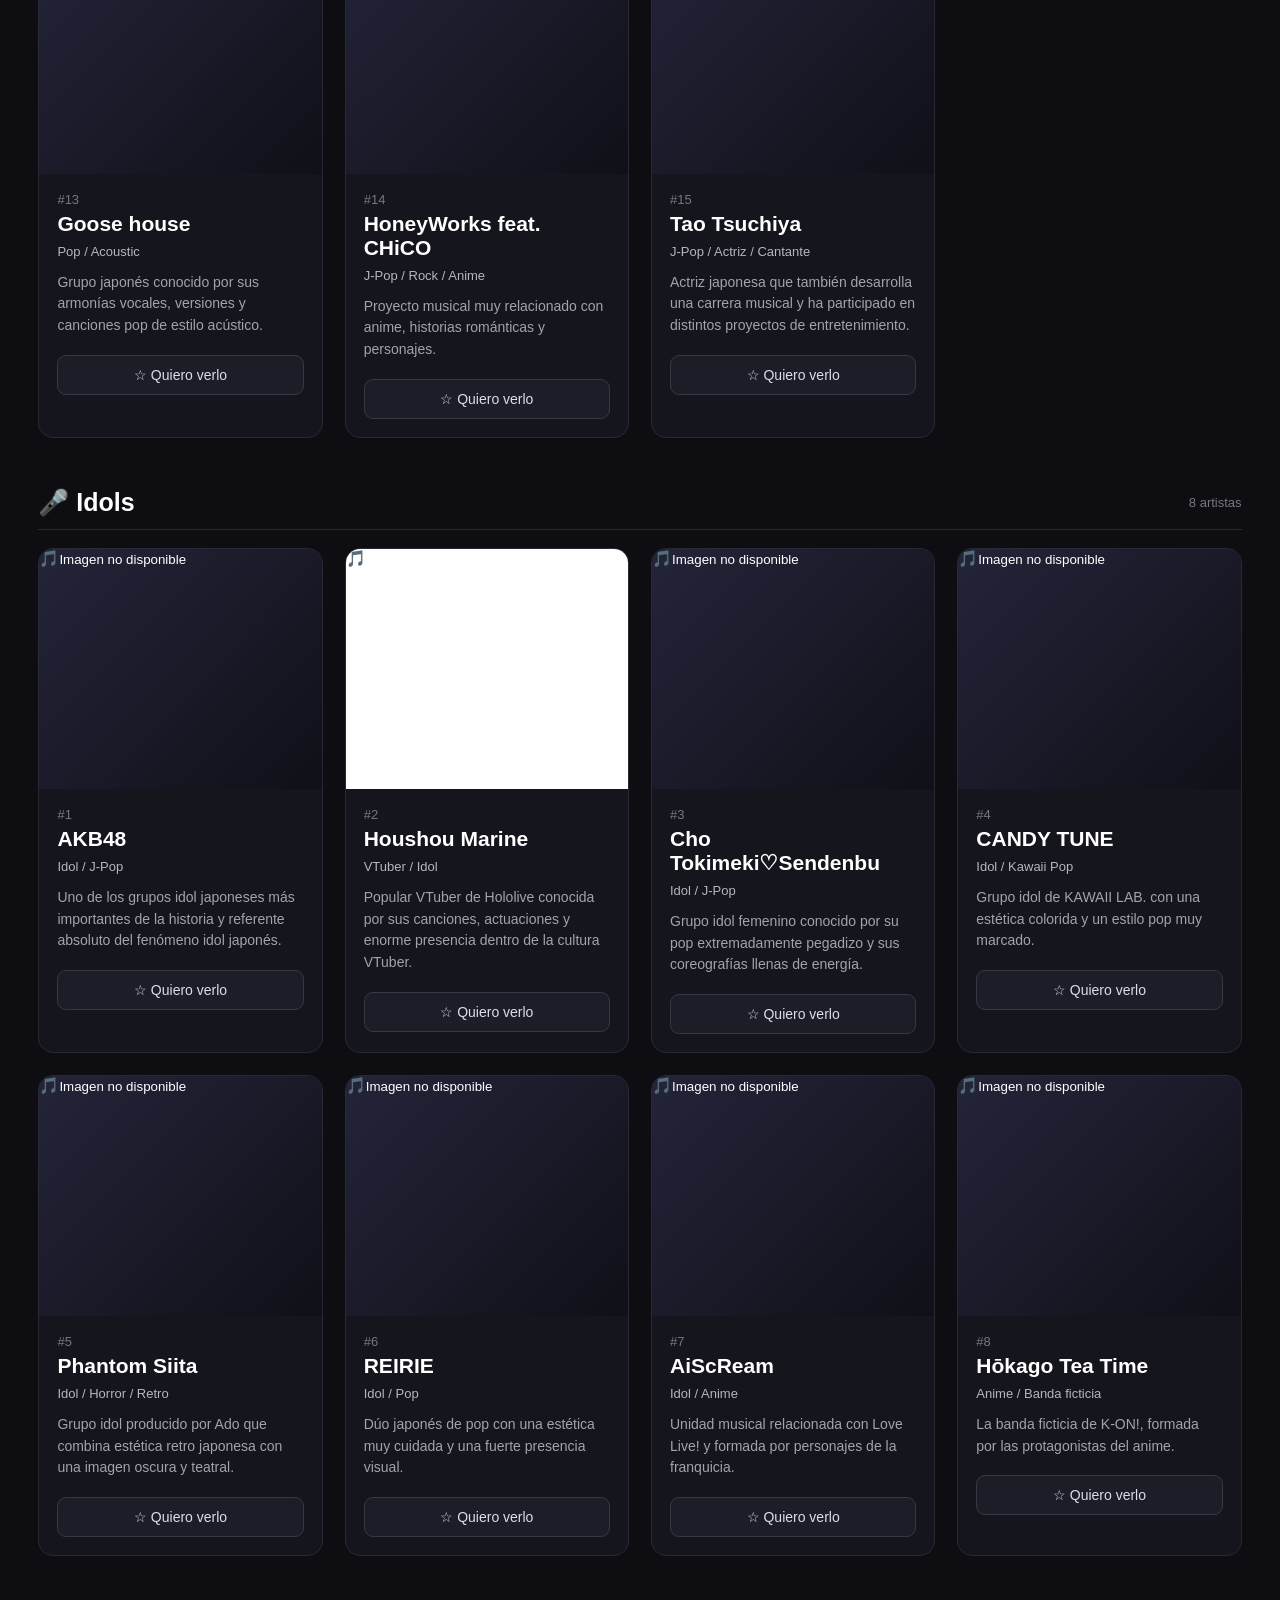
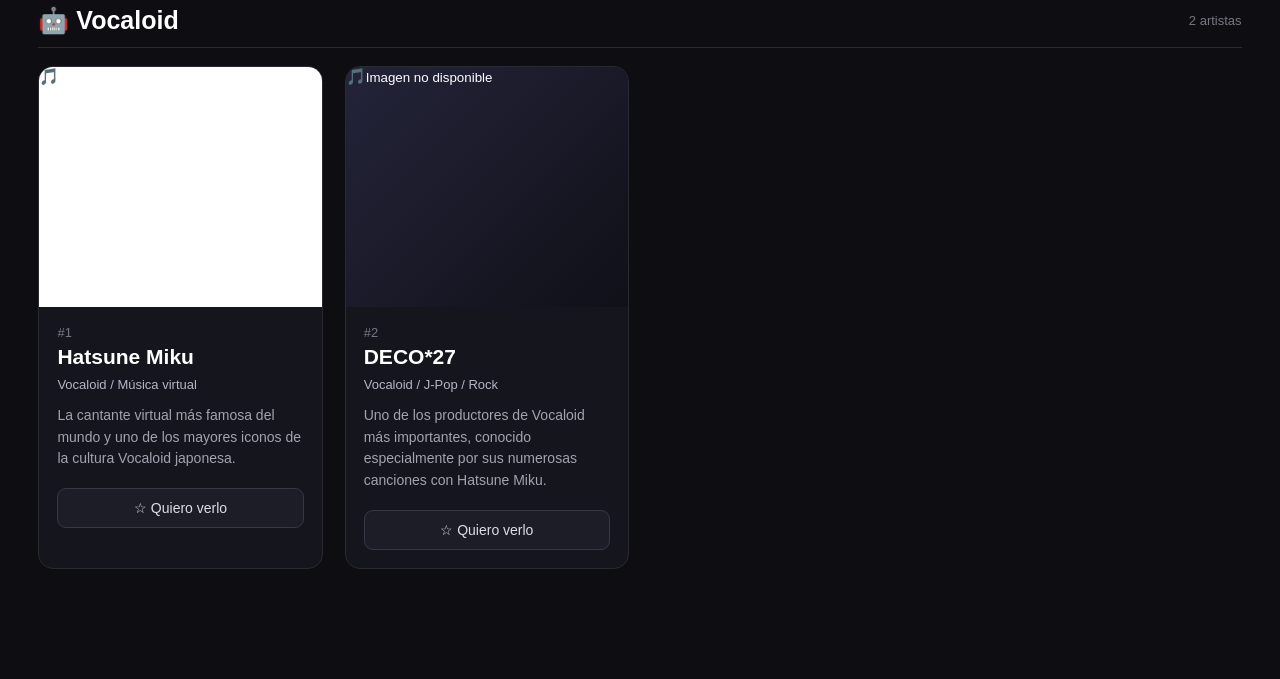
<file: conciertos/index.html>
<!DOCTYPE html>
<html lang="es">
<head>
    <meta charset="UTF-8">
    <meta name="viewport" content="width=device-width, initial-scale=1.0">
    <title>🎵 Conciertos de Música - Japan Sicko Trip</title>
    <link rel="stylesheet" href="style.css">
</head>
<body>

    <header class="cabecera">

        <div class="titulo">

            <h1>
                🎵 Conciertos de Música
            </h1>

            <p>
                Artistas y grupos que quiero ver en Japón
            </p>

        </div>

    </header>

    <main>

        <section class="intro">

            <h2>
                Mis artistas
            </h2>

            <p>
                Una lista de artistas que me gustaría ver en directo durante mi viaje por Japón.
            </p>

        </section>

        <nav class="filtros">

            <button
                type="button"
                class="filtro activo"
                data-filtro="todos"
            >
                🎵 Todos
            </button>

            <button
                type="button"
                class="filtro"
                data-filtro="rock"
            >
                🎸 Heavy / Rock
            </button>

            <button
                type="button"
                class="filtro"
                data-filtro="jpop"
            >
                🎵 J-Pop
            </button>

            <button
                type="button"
                class="filtro"
                data-filtro="idols"
            >
                🎤 Idols
            </button>

            <button
                type="button"
                class="filtro"
                data-filtro="vocaloid"
            >
                🤖 Vocaloid
            </button>

            <button
                type="button"
                class="filtro"
                data-filtro="favoritos"
            >
                ⭐ Quiero ver
            </button>

        </nav>

        <div
            id="contador"
            class="contador"
        ></div>

        <div
            id="contenido-conciertos"
        ></div>

    </main>

    <script src="app.js"></script>

    <script src="../menu.js"></script>
</body>
</html>
</file>
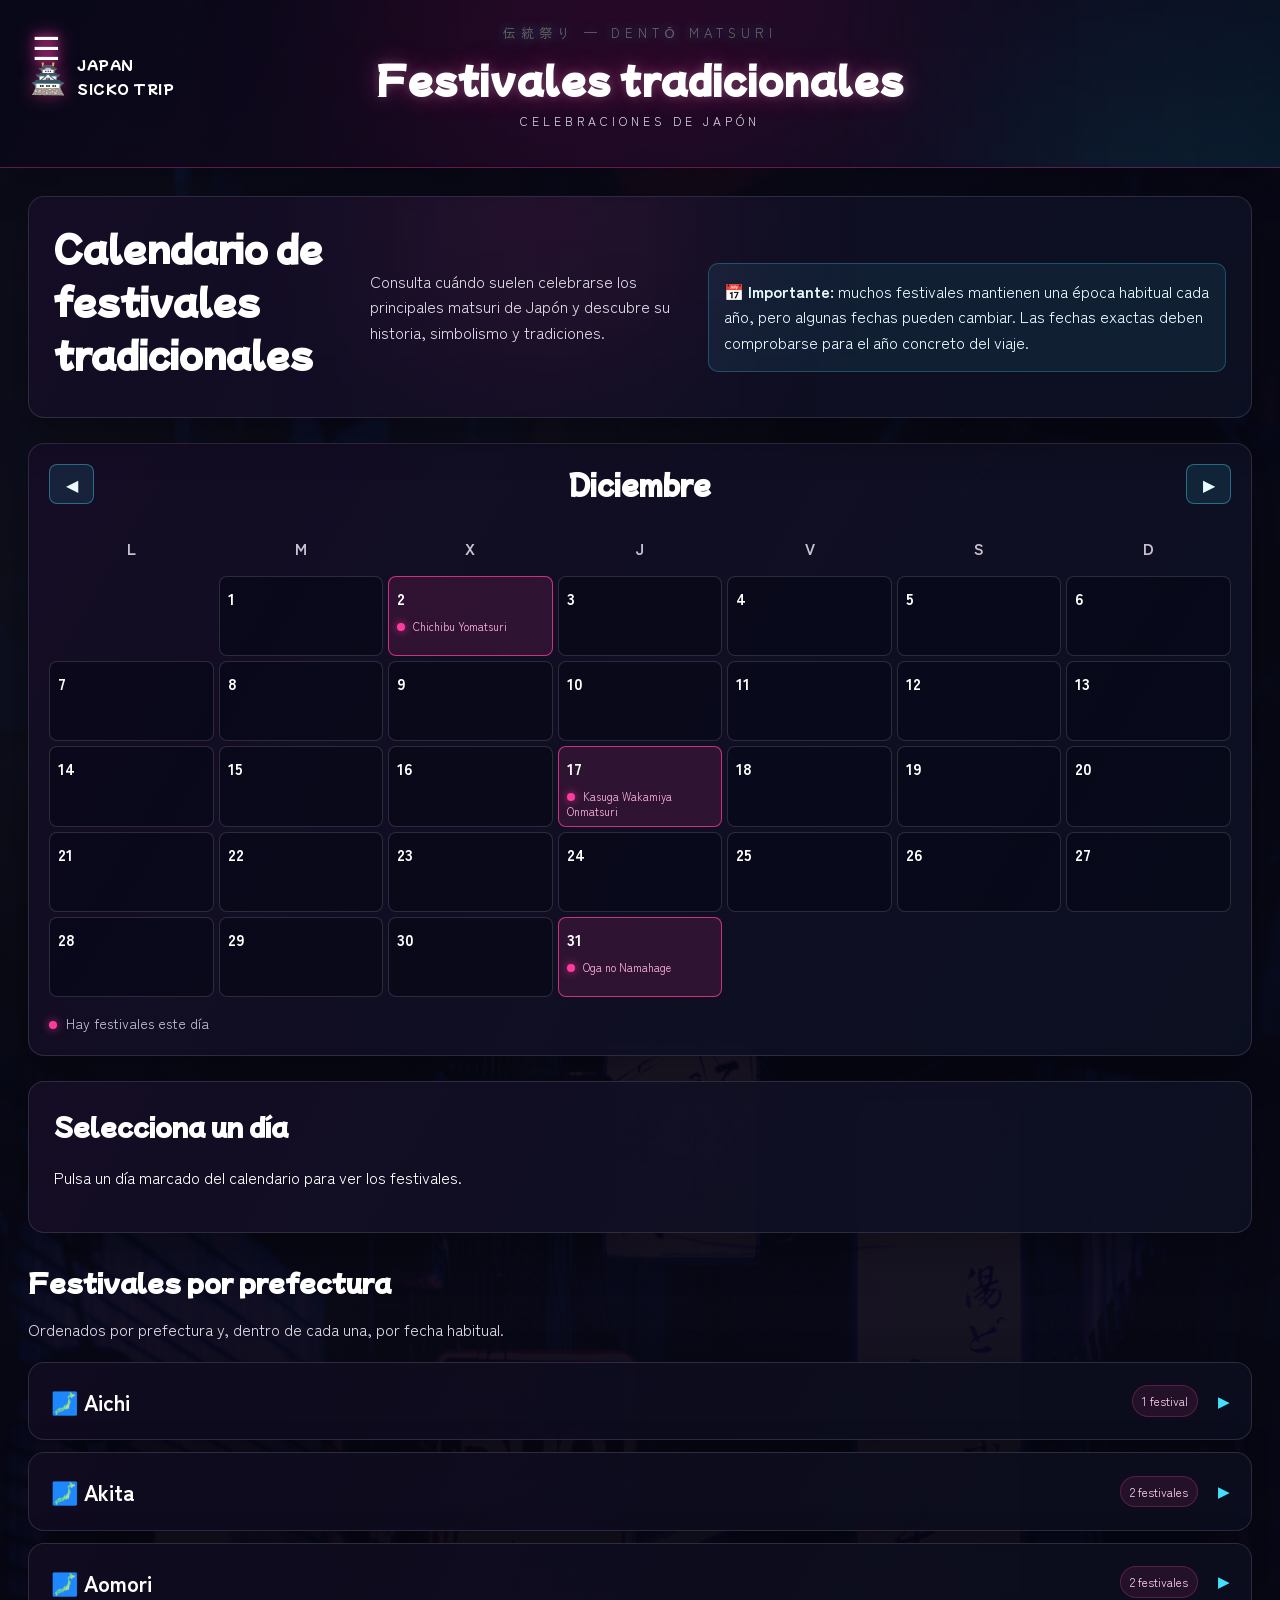
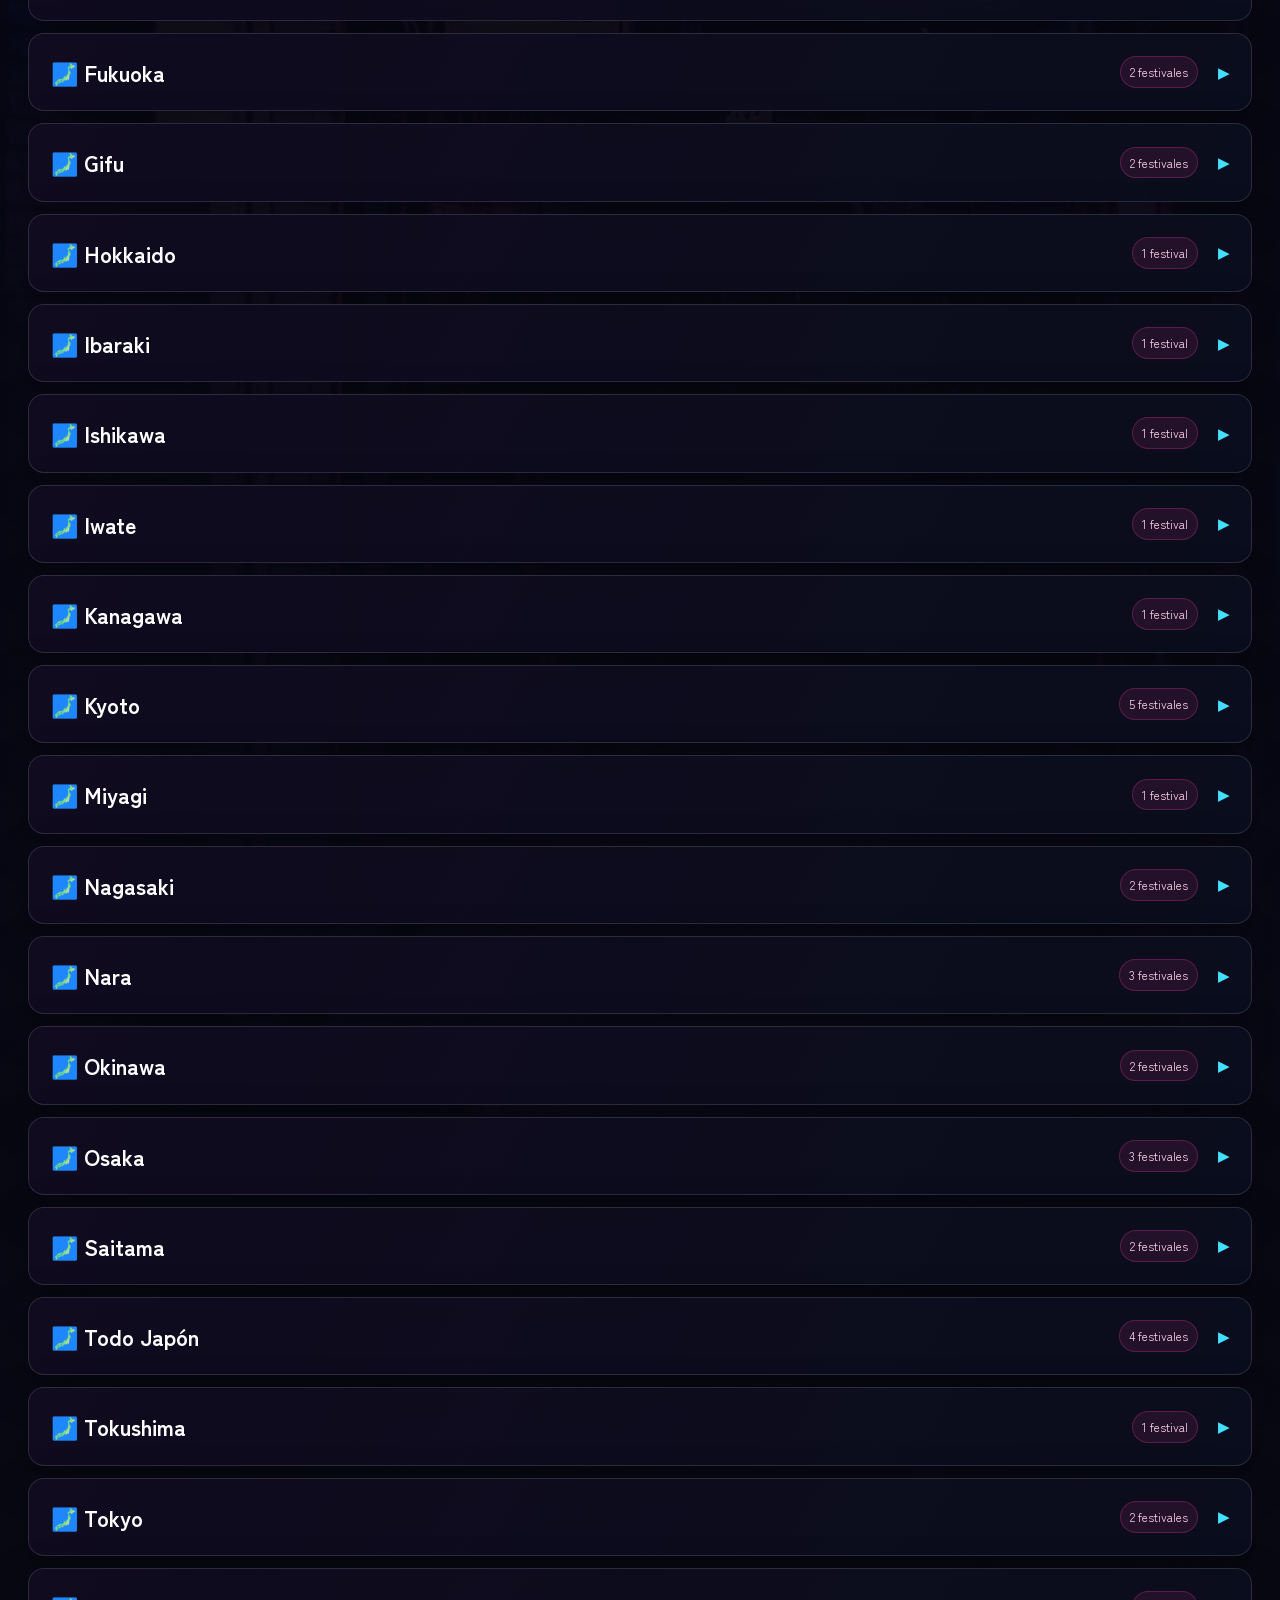
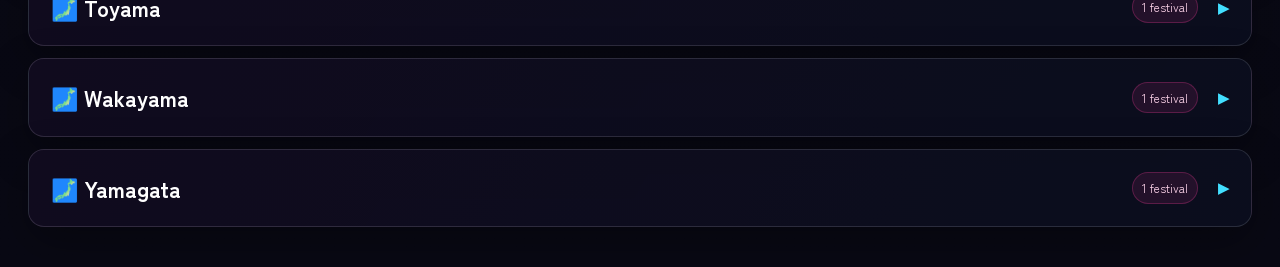
<file: festivales/index.html>
<!DOCTYPE html>
<html lang="es">

<head>

    <meta charset="UTF-8">
    <meta name="viewport" content="width=device-width, initial-scale=1.0">
    <meta name="theme-color" content="#090914">

    <title>Festivales tradicionales - Japan Sicko Trip</title>

    <link rel="preconnect" href="https://fonts.googleapis.com">
    <link rel="preconnect" href="https://fonts.gstatic.com" crossorigin>
    <link href="https://fonts.googleapis.com/css2?family=Mochiy+Pop+One&family=Zen+Kaku+Gothic+Antique:wght@400;500;700&display=swap" rel="stylesheet">
    <link rel="stylesheet" href="../seccion-theme.css">
    <link rel="stylesheet" href="style.css">

</head>


<body>


    <header class="cabecera-mapa">
        <div class="cabecera-contenido">
            <div class="marca">
                <span class="marca-icono" aria-hidden="true">🏯</span>
                <span class="marca-texto"><span>JAPAN</span><span>SICKO TRIP</span></span>
            </div>
            <div class="cabecera-titulo">
                <p class="titulo-japones">伝統祭り — DENTŌ MATSURI</p>
                <h1>Festivales tradicionales</h1>
                <p class="subtitulo-cabecera">CELEBRACIONES DE JAPÓN</p>
            </div>
            <div aria-hidden="true"></div>
        </div>
    </header>


    <main>


        <section class="intro introduccion">

            <h2>Calendario de festivales tradicionales</h2>

            <p>
                Consulta cuándo suelen celebrarse los principales matsuri
                de Japón y descubre su historia, simbolismo y tradiciones.
            </p>

            <div class="aviso">

                📅 <strong>Importante:</strong>
                muchos festivales mantienen una época habitual cada año,
                pero algunas fechas pueden cambiar. Las fechas exactas deben
                comprobarse para el año concreto del viaje.

            </div>

        </section>


        <!-- CALENDARIO -->

        <section class="calendario-section">

            <div class="calendario-cabecera">

                <button id="mes-anterior" class="boton-mes">
                    ◀
                </button>

                <h2 id="mes-titulo">
                    Enero
                </h2>

                <button id="mes-siguiente" class="boton-mes">
                    ▶
                </button>

            </div>


            <div class="dias-semana">

                <div>L</div>
                <div>M</div>
                <div>X</div>
                <div>J</div>
                <div>V</div>
                <div>S</div>
                <div>D</div>

            </div>


            <div id="calendario" class="calendario"></div>


            <div class="leyenda">

                <span>
                    <span class="punto-festival"></span>
                    Hay festivales este día
                </span>

            </div>

        </section>


        <!-- DETALLE DEL DÍA -->

        <section
            id="detalle-dia"
            class="detalle-dia"
        >

            <h2>
                Selecciona un día
            </h2>

            <p>
                Pulsa un día marcado del calendario para ver los festivales.
            </p>

        </section>


        <!-- LISTA -->

        <section class="lista-section">

            <div class="lista-cabecera">

                <h2>
                    Festivales por prefectura
                </h2>

                <p>
                    Ordenados por prefectura y, dentro de cada una,
                    por fecha habitual.
                </p>

            </div>


            <div
                id="lista-festivales"
                class="lista-festivales"
            ></div>

        </section>


    </main>


    <script src="app.js"></script>

    <script src="../menu.js"></script>
</body>

</html>
</file>
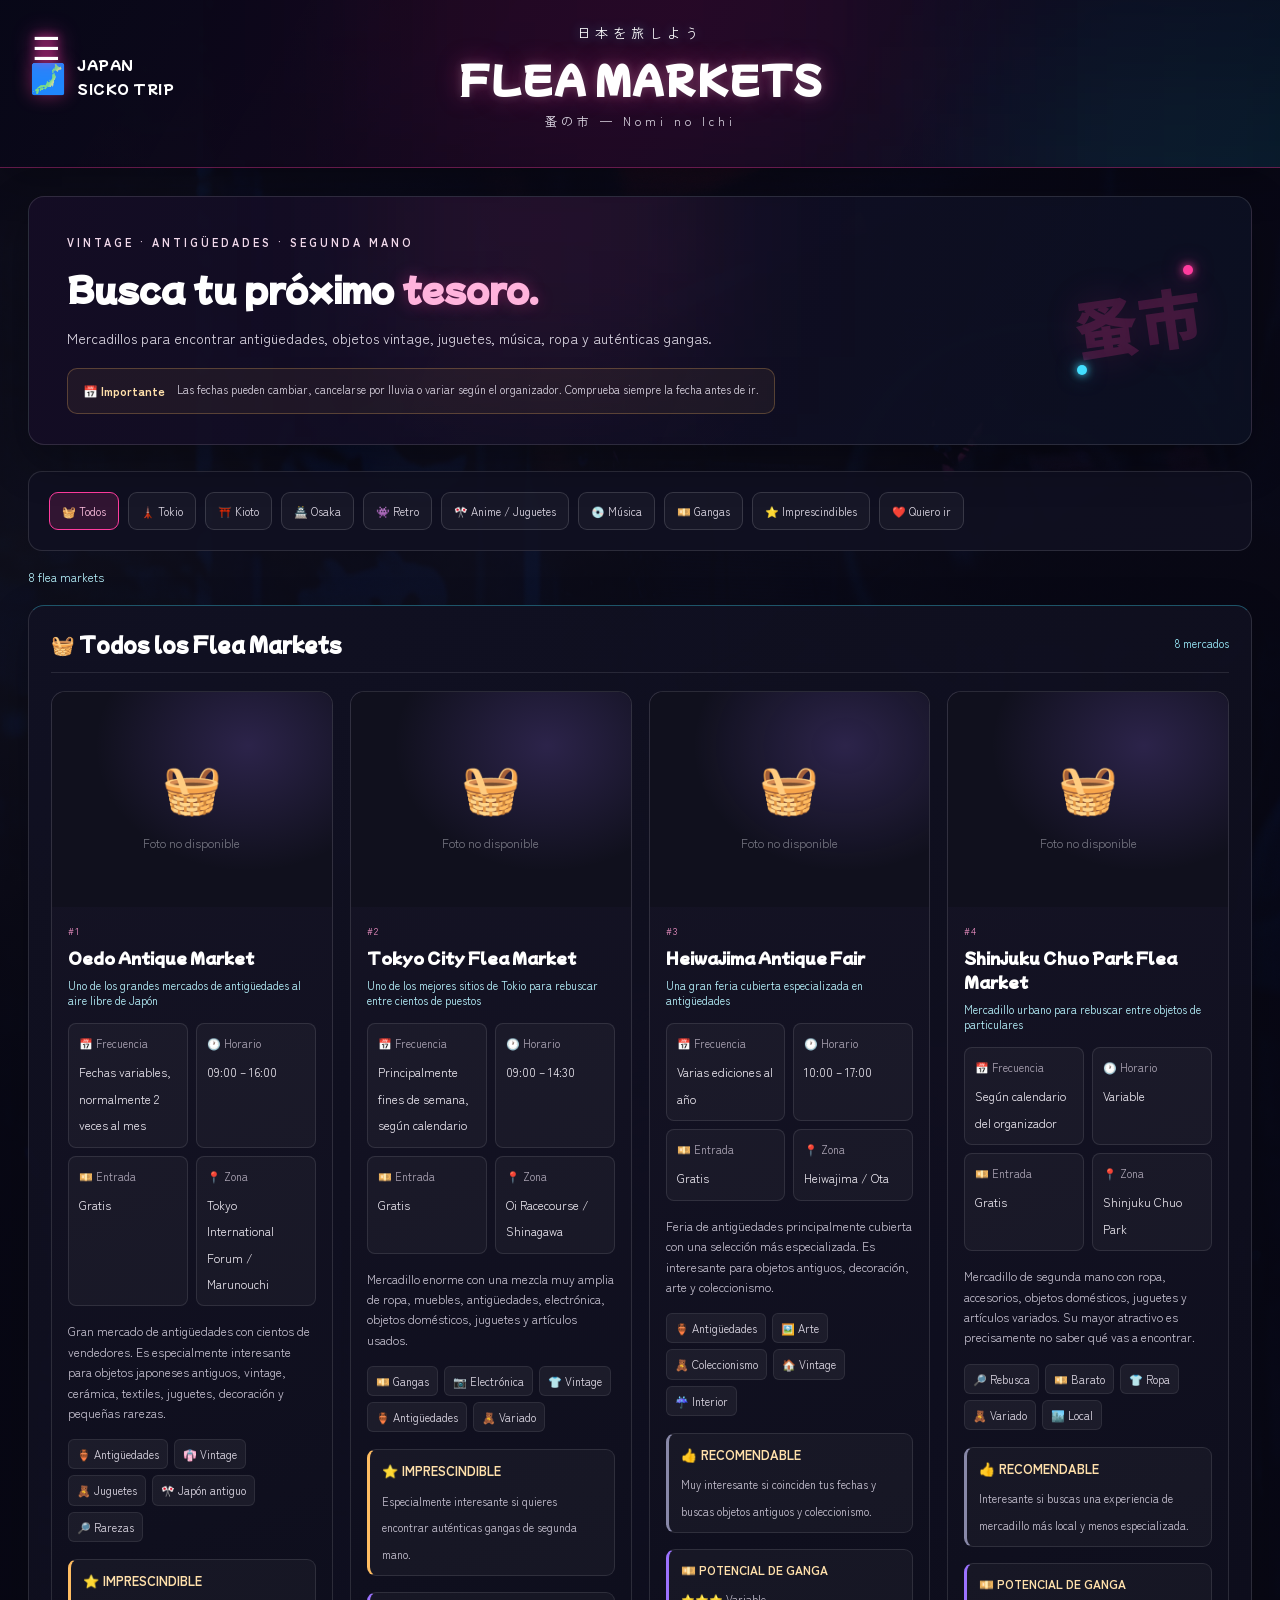
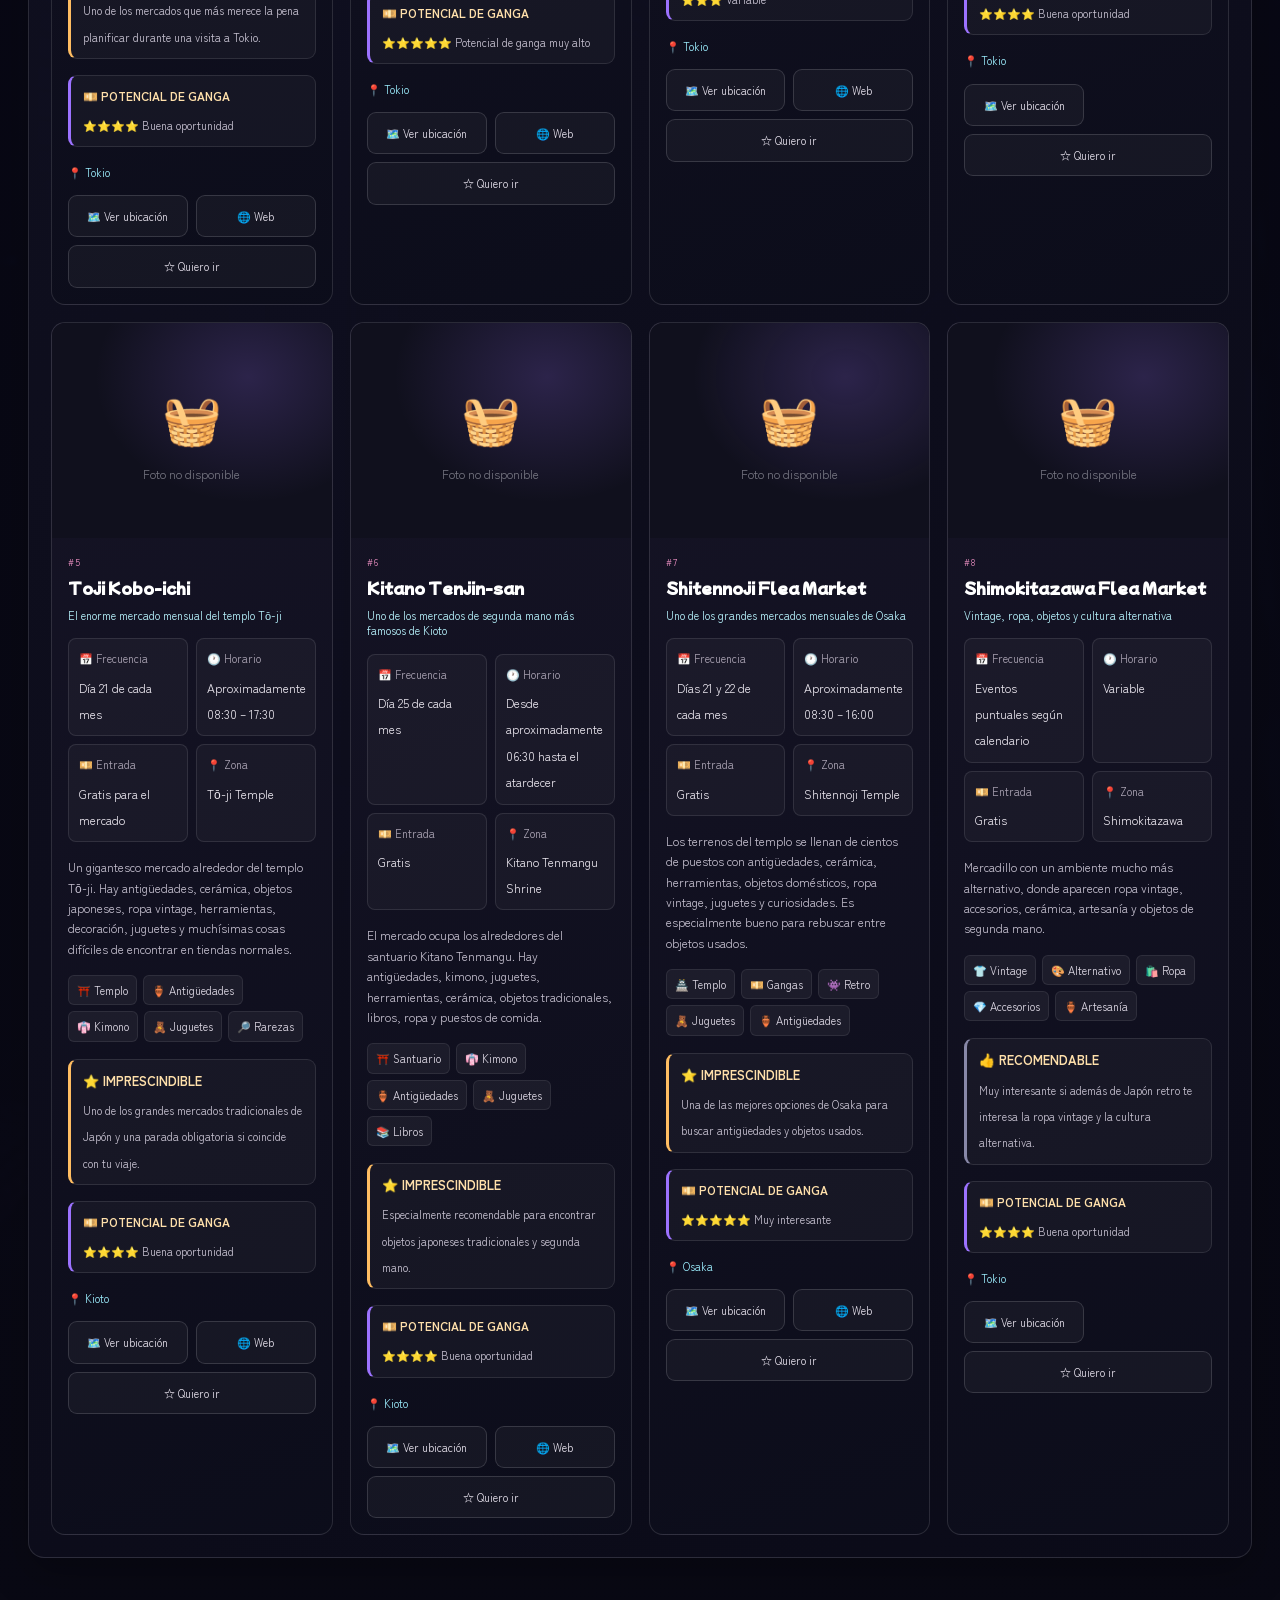
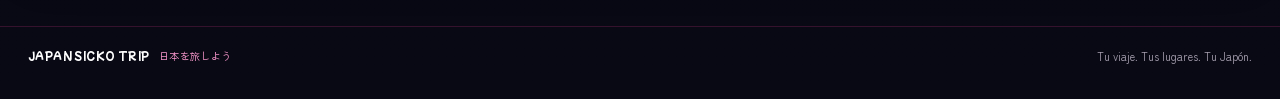
<file: flea-markets/index.html>
<!DOCTYPE html>
<html lang="es">
<head>
    <meta charset="UTF-8">
    <meta name="viewport" content="width=device-width, initial-scale=1.0">
    <meta name="theme-color" content="#090914">

    <title>🧺 Flea Markets - Japan Sicko Trip</title>

    <link rel="preconnect" href="https://fonts.googleapis.com">
    <link rel="preconnect" href="https://fonts.gstatic.com" crossorigin>
    <link href="https://fonts.googleapis.com/css2?family=Mochiy+Pop+One&family=Zen+Kaku+Gothic+Antique:wght@400;500;700&display=swap" rel="stylesheet">
    <link rel="stylesheet" href="../seccion-theme.css">
    <link rel="stylesheet" href="style.css">
</head>

<body>

    <header class="cabecera-mapa">
        <div class="cabecera-contenido">
            <div class="marca" aria-label="Japan Sicko Trip">
                <span class="marca-icono" aria-hidden="true">🗾</span>
                <span class="marca-texto">JAPAN <span>SICKO TRIP</span></span>
            </div>
            <div class="cabecera-titulo">
                <p class="titulo-japones">日本を旅しよう</p>
                <h1>FLEA <span>MARKETS</span></h1>
                <p class="subtitulo-cabecera">蚤の市 — Nomi no Ichi</p>
            </div>
            <span></span>
        </div>
    </header>


    <main>

        <section class="introduccion intro">

            <div class="introduccion-texto">
                <span class="etiqueta-seccion">VINTAGE · ANTIGÜEDADES · SEGUNDA MANO</span>
                <h2>Busca tu próximo <span>tesoro.</span></h2>

                <p>
                    Mercadillos para encontrar antigüedades, objetos vintage,
                    juguetes, música, ropa y auténticas gangas.
                </p>

                <div class="aviso">

                <strong>
                    📅 Importante
                </strong>

                <span>
                    Las fechas pueden cambiar, cancelarse por lluvia o variar según
                    el organizador. Comprueba siempre la fecha antes de ir.
                </span>

                </div>
            </div>
            <div class="introduccion-decoracion" aria-hidden="true">
                <span class="decoracion-kanji">蚤市</span>
                <span class="decoracion-punto punto-rosa"></span>
                <span class="decoracion-punto punto-azul"></span>
            </div>

        </section>


        <nav class="filtros">

            <button type="button" class="filtro activo" data-filtro="todos">
                🧺 Todos
            </button>

            <button type="button" class="filtro" data-filtro="tokio">
                🗼 Tokio
            </button>

            <button type="button" class="filtro" data-filtro="kioto">
                ⛩️ Kioto
            </button>

            <button type="button" class="filtro" data-filtro="osaka">
                🏯 Osaka
            </button>

            <button type="button" class="filtro" data-filtro="retro">
                👾 Retro
            </button>

            <button type="button" class="filtro" data-filtro="anime">
                🎌 Anime / Juguetes
            </button>

            <button type="button" class="filtro" data-filtro="musica">
                💿 Música
            </button>

            <button type="button" class="filtro" data-filtro="gangas">
                💴 Gangas
            </button>

            <button type="button" class="filtro" data-filtro="imprescindibles">
                ⭐ Imprescindibles
            </button>

            <button type="button" class="filtro" data-filtro="favoritos">
                ❤️ Quiero ir
            </button>

        </nav>


        <div id="contador" class="contador"></div>

        <div id="contenido-flea"></div>

    </main>


    <footer class="pie-pagina">
        <span class="pie-marca">JAPAN SICKO TRIP <span>日本を旅しよう</span></span>
        <span>Tu viaje. Tus lugares. Tu Japón.</span>
    </footer>

    <script src="../menu.js"></script>
    <script src="app.js"></script>

</body>
</html>
</file>
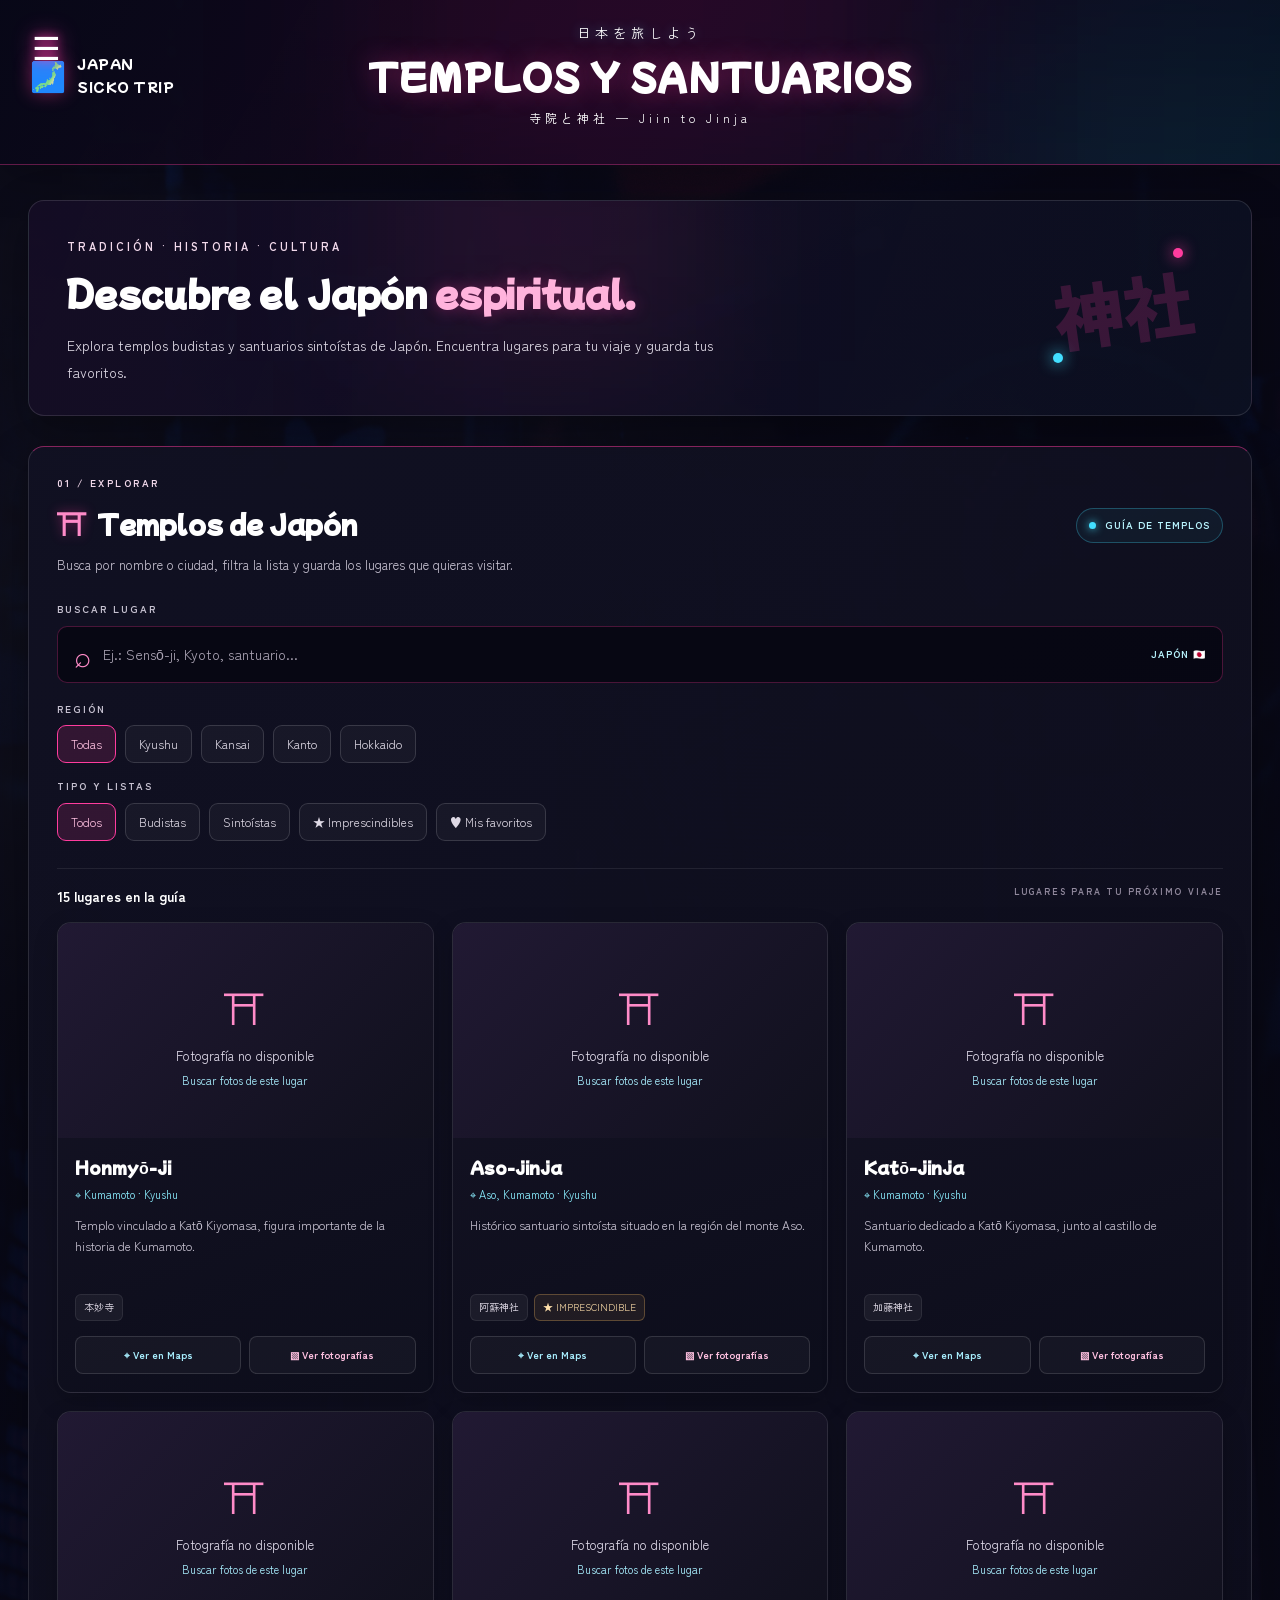
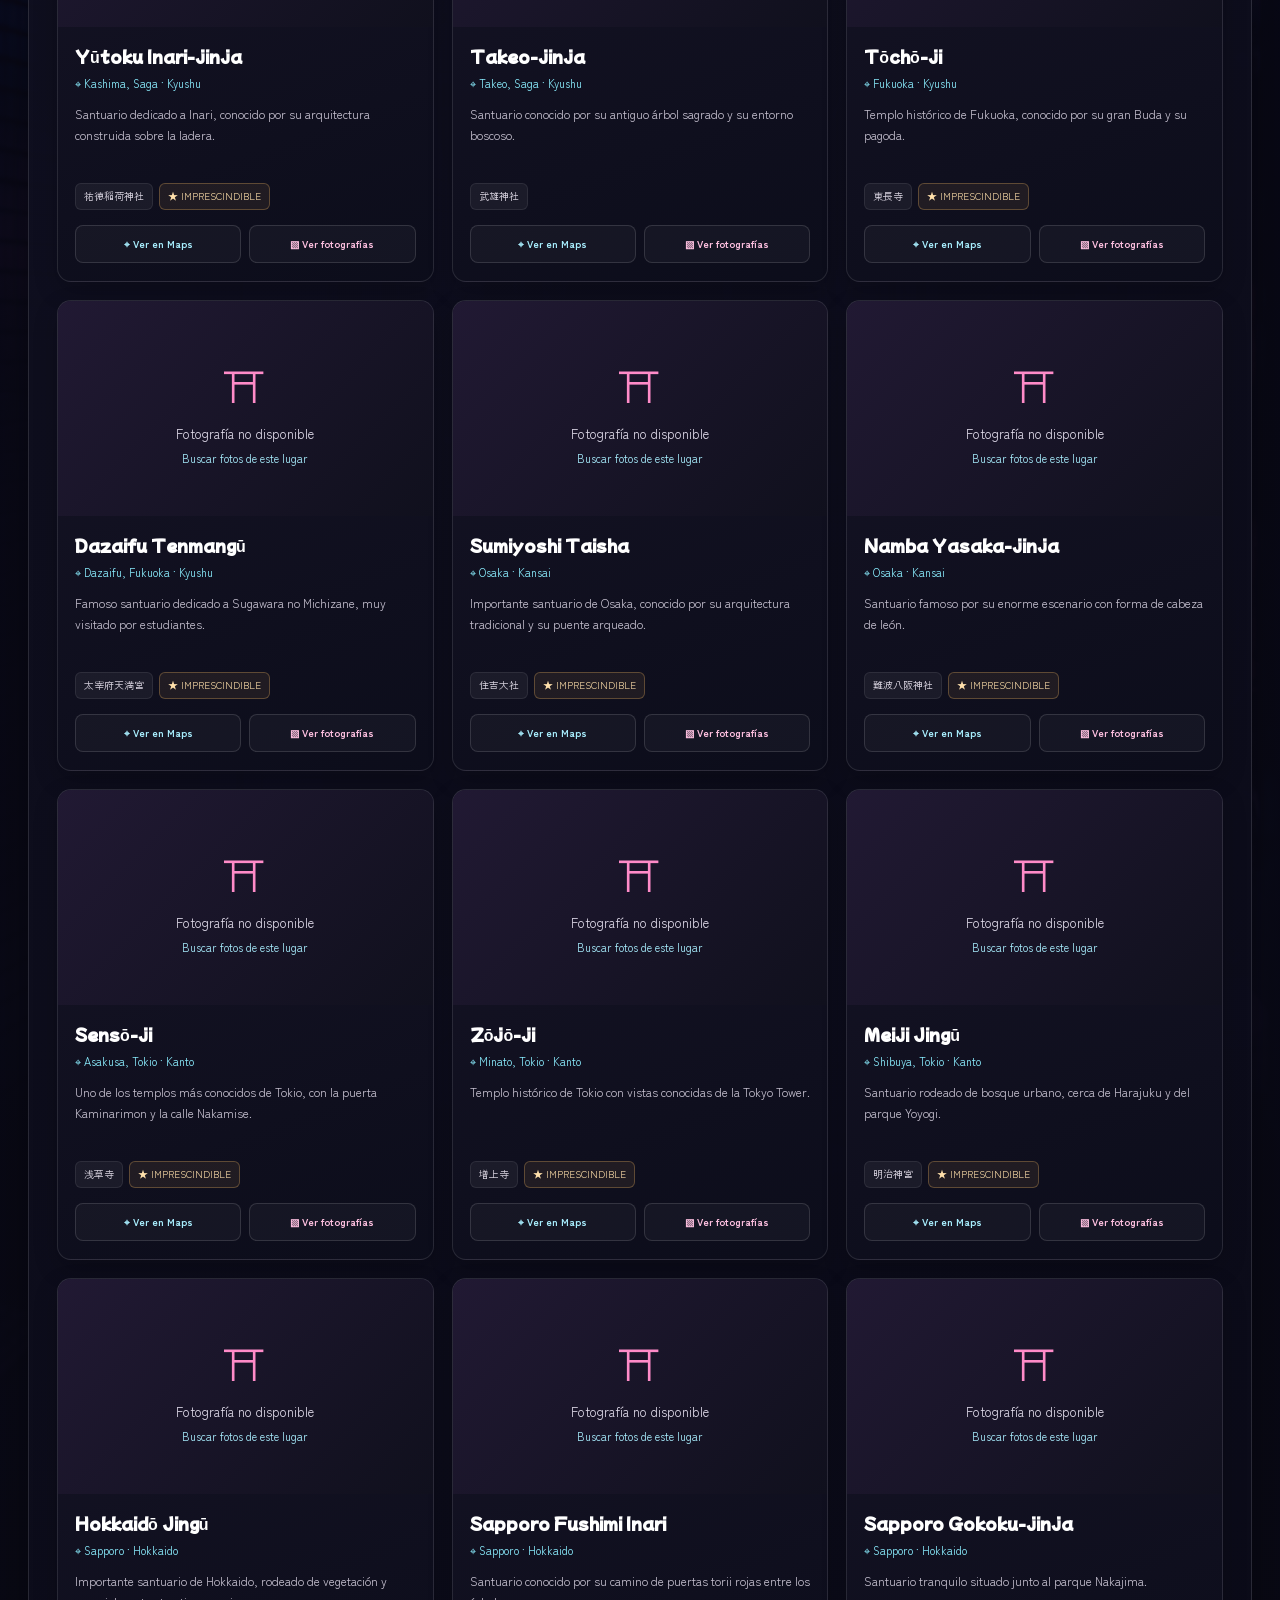
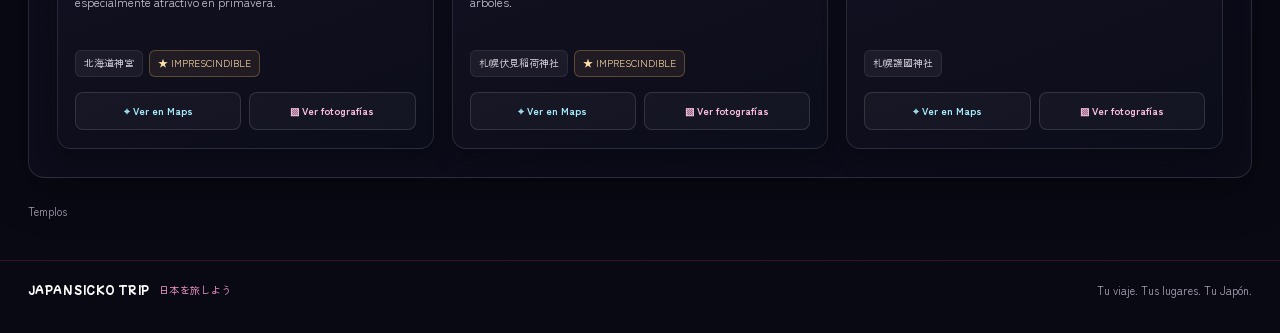
<file: templos/index.html>
<!doctype html>
<html lang="es">
<head>
  <meta charset="utf-8">
  <meta name="viewport" content="width=device-width, initial-scale=1">
  <meta name="theme-color" content="#090914">
  <title>Templos y santuarios | Japan Sicko Trip</title>
  <link rel="preconnect" href="https://fonts.googleapis.com">
  <link rel="preconnect" href="https://fonts.gstatic.com" crossorigin>
  <link href="https://fonts.googleapis.com/css2?family=Mochiy+Pop+One&family=Zen+Kaku+Gothic+Antique:wght@400;500;700&display=swap" rel="stylesheet">
  <link rel="stylesheet" href="style.css">
</head>
<body>
  <header class="cabecera-mapa">
    <div class="cabecera-contenido">
      <div class="marca" aria-label="Japan Sicko Trip">
        <span class="marca-icono" aria-hidden="true">🗾</span>
        <span class="marca-texto">JAPAN <span>SICKO TRIP</span></span>
      </div>
      <div class="cabecera-titulo">
        <p class="titulo-japones">日本を旅しよう</p>
        <h1>TEMPLOS <span>Y SANTUARIOS</span></h1>
        <p class="subtitulo-cabecera">寺院と神社 — Jiin to Jinja</p>
      </div>
      <span></span>
    </div>
  </header>

  <main>
    <section class="introduccion">
      <div class="introduccion-texto">
        <span class="etiqueta-seccion">TRADICIÓN · HISTORIA · CULTURA</span>
        <h2>Descubre el Japón <span>espiritual.</span></h2>
        <p>Explora templos budistas y santuarios sintoístas de Japón. Encuentra lugares para tu viaje y guarda tus favoritos.</p>
      </div>
      <div class="introduccion-decoracion" aria-hidden="true">
        <span class="decoracion-kanji">神社</span>
        <span class="decoracion-punto punto-rosa"></span>
        <span class="decoracion-punto punto-azul"></span>
      </div>
    </section>

    <section class="lugares-section" aria-labelledby="titulo-lugares">
      <div class="seccion-cabecera">
        <div class="seccion-cabecera-texto">
          <span class="numero-seccion">01 / EXPLORAR</span>
          <h2 id="titulo-lugares"><span class="icono-titulo" aria-hidden="true">⛩</span> Templos de Japón</h2>
          <p>Busca por nombre o ciudad, filtra la lista y guarda los lugares que quieras visitar.</p>
        </div>
        <span class="estado-mapa"><span class="estado-punto"></span> GUÍA DE TEMPLOS</span>
      </div>

      <div class="herramientas">
        <label class="etiqueta-buscador" for="buscador">BUSCAR LUGAR</label>
        <div class="buscador-campo">
          <span class="buscador-icono" aria-hidden="true">⌕</span>
          <input id="buscador" type="search" placeholder="Ej.: Sensō-ji, Kyoto, santuario..." autocomplete="off">
          <span class="buscador-pais">JAPÓN 🇯🇵</span>
        </div>
        <div class="filtros-grupo">
          <span class="filtros-etiqueta">REGIÓN</span>
          <div class="filtros" id="filtros-region" aria-label="Filtrar por región">
            <button class="filtro activo" type="button" data-region="Todas" aria-pressed="true">Todas</button>
            <button class="filtro" type="button" data-region="Kyushu" aria-pressed="false">Kyushu</button>
            <button class="filtro" type="button" data-region="Kansai" aria-pressed="false">Kansai</button>
            <button class="filtro" type="button" data-region="Kanto" aria-pressed="false">Kanto</button>
            <button class="filtro" type="button" data-region="Hokkaido" aria-pressed="false">Hokkaido</button>
          </div>
        </div>
        <div class="filtros-grupo">
          <span class="filtros-etiqueta">TIPO Y LISTAS</span>
          <div class="filtros" id="filtros-tipo" aria-label="Filtrar por tipo">
            <button class="filtro activo" type="button" data-tipo="Todos" aria-pressed="true">Todos</button>
            <button class="filtro" type="button" data-tipo="Budista" aria-pressed="false">Budistas</button>
            <button class="filtro" type="button" data-tipo="Sintoísta" aria-pressed="false">Sintoístas</button>
            <button class="filtro filtro-rosa" type="button" id="solo-imprescindibles" aria-pressed="false">★ Imprescindibles</button>
            <button class="filtro filtro-azul" type="button" id="solo-favoritos" aria-pressed="false">♥ Mis favoritos</button>
          </div>
        </div>
      </div>

      <div class="resultados-cabecera">
        <p class="contador" id="contador" aria-live="polite"></p>
        <span class="contador-nota">LUGARES PARA TU PRÓXIMO VIAJE</span>
      </div>
      <section class="templos-grid" id="templos-grid" aria-label="Templos y santuarios"></section>
      <div class="sin-resultados" id="sin-resultados" hidden>
        <div aria-hidden="true">⛩️</div>
        <h3>No encontramos ese lugar</h3>
        <p>Prueba otra búsqueda o cambia los filtros seleccionados.</p>
      </div>
    </section>

    <nav class="migas" aria-label="Navegación del sitio"><span aria-current="page">Templos</span></nav>
  </main>

  <footer class="pie-pagina">
    <span class="pie-marca">JAPAN SICKO TRIP <span>日本を旅しよう</span></span>
    <span>Tu viaje. Tus lugares. Tu Japón.</span>
  </footer>

  <script src="../menu.js"></script>
  <script src="app.js"></script>
</body>
</html>
</file>
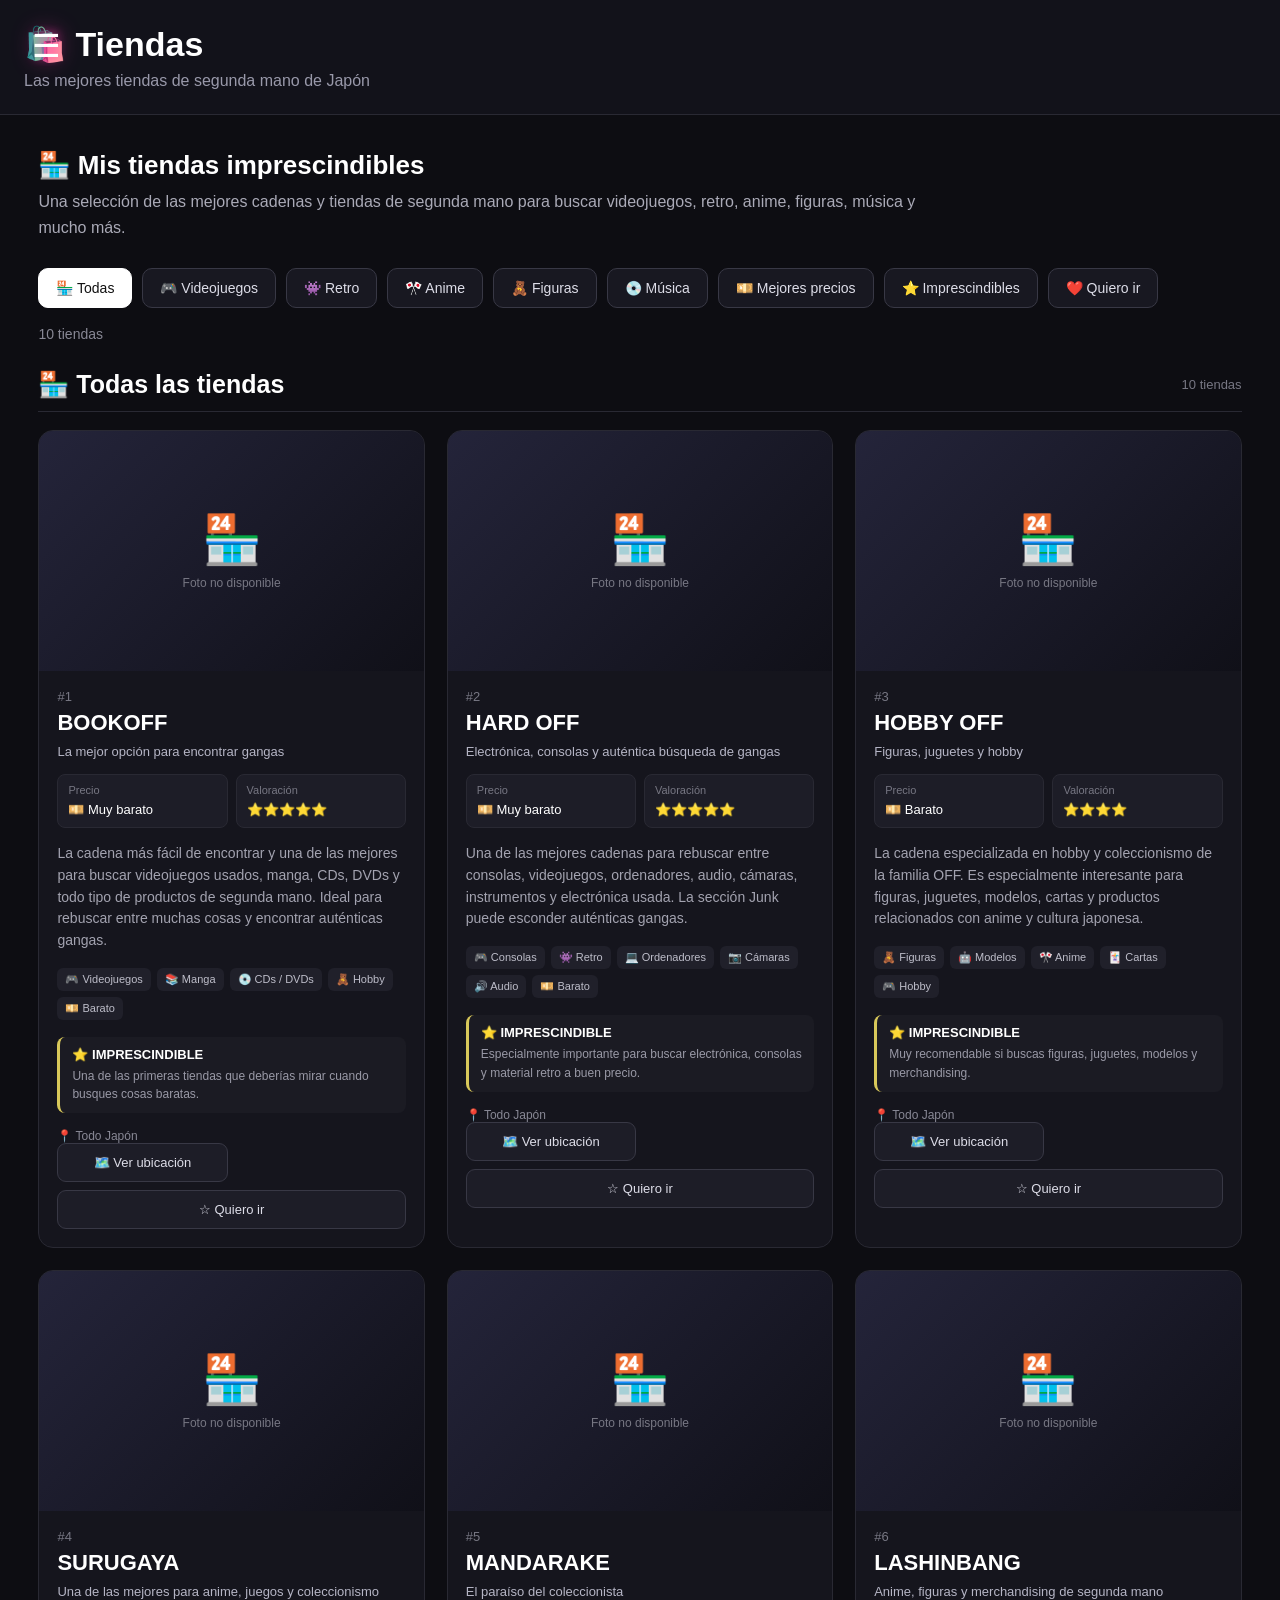
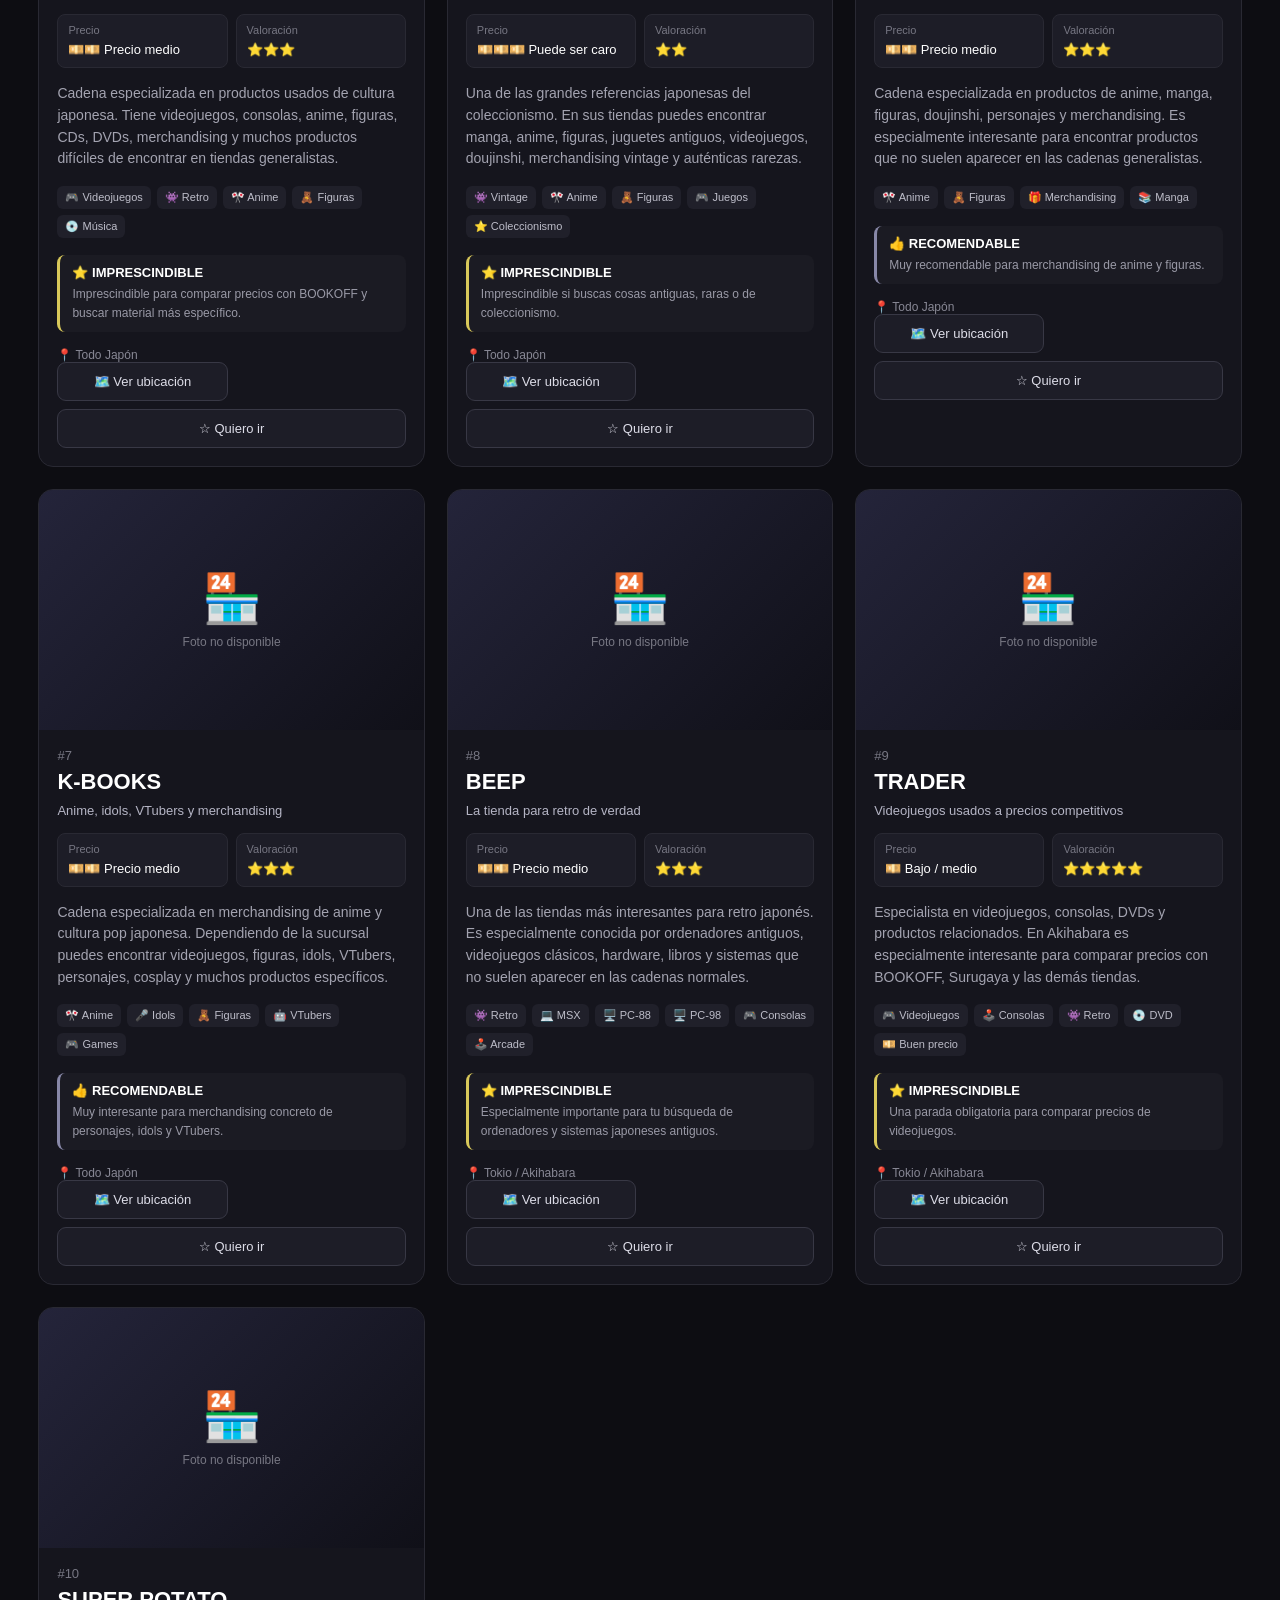
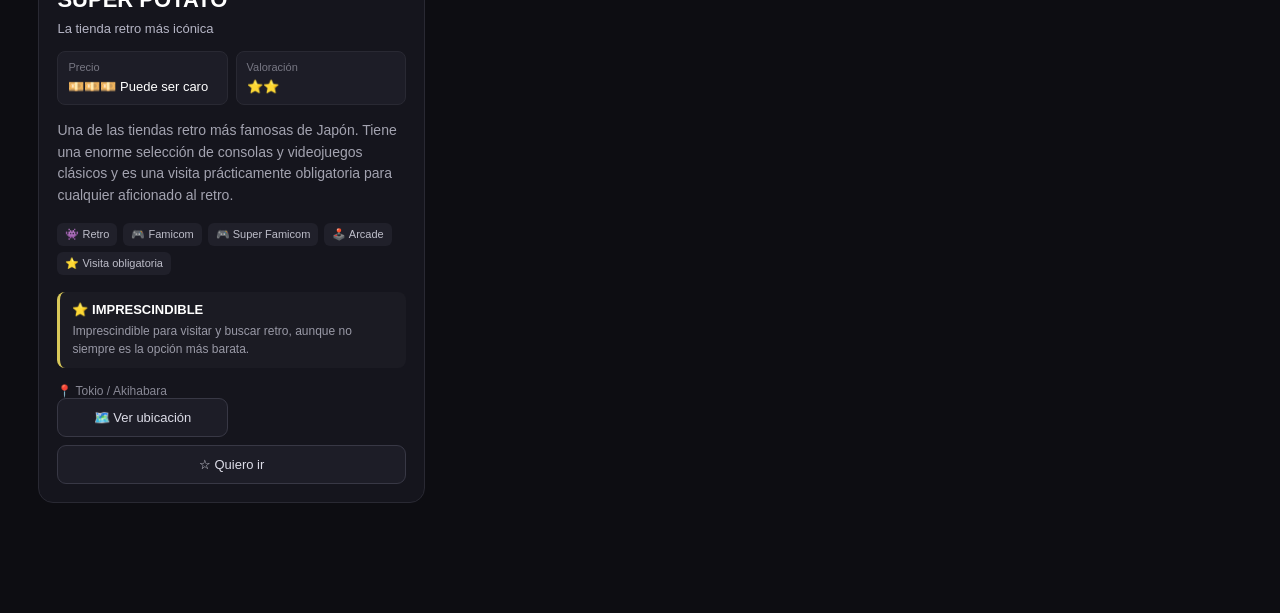
<file: tiendas/index.html>
<!DOCTYPE html>
<html lang="es">
<head>
    <meta charset="UTF-8">
    <meta name="viewport" content="width=device-width, initial-scale=1.0">

    <title>🛍️ Tiendas - Japan Sicko Trip</title>

    <link rel="stylesheet" href="style.css">
</head>

<body>

    <header class="cabecera">

        <div class="titulo">

            <h1>
                🛍️ Tiendas
            </h1>

            <p>
                Las mejores tiendas de segunda mano de Japón
            </p>

        </div>

    </header>


    <main>

        <section class="intro">

            <h2>
                🏪 Mis tiendas imprescindibles
            </h2>

            <p>
                Una selección de las mejores cadenas y tiendas de segunda mano
                para buscar videojuegos, retro, anime, figuras, música y mucho más.
            </p>

        </section>


        <nav class="filtros">

            <button
                type="button"
                class="filtro activo"
                data-filtro="todas"
            >
                🏪 Todas
            </button>

            <button
                type="button"
                class="filtro"
                data-filtro="videojuegos"
            >
                🎮 Videojuegos
            </button>

            <button
                type="button"
                class="filtro"
                data-filtro="retro"
            >
                👾 Retro
            </button>

            <button
                type="button"
                class="filtro"
                data-filtro="anime"
            >
                🎌 Anime
            </button>

            <button
                type="button"
                class="filtro"
                data-filtro="figuras"
            >
                🧸 Figuras
            </button>

            <button
                type="button"
                class="filtro"
                data-filtro="musica"
            >
                💿 Música
            </button>

            <button
                type="button"
                class="filtro"
                data-filtro="baratas"
            >
                💴 Mejores precios
            </button>

            <button
                type="button"
                class="filtro"
                data-filtro="imprescindibles"
            >
                ⭐ Imprescindibles
            </button>

            <button
                type="button"
                class="filtro"
                data-filtro="favoritos"
            >
                ❤️ Quiero ir
            </button>

        </nav>


        <div id="contador" class="contador"></div>


        <div id="contenido-tiendas"></div>

    </main>


    <script src="app.js"></script>

    <script src="../menu.js"></script>
</body>
</html>
</file>
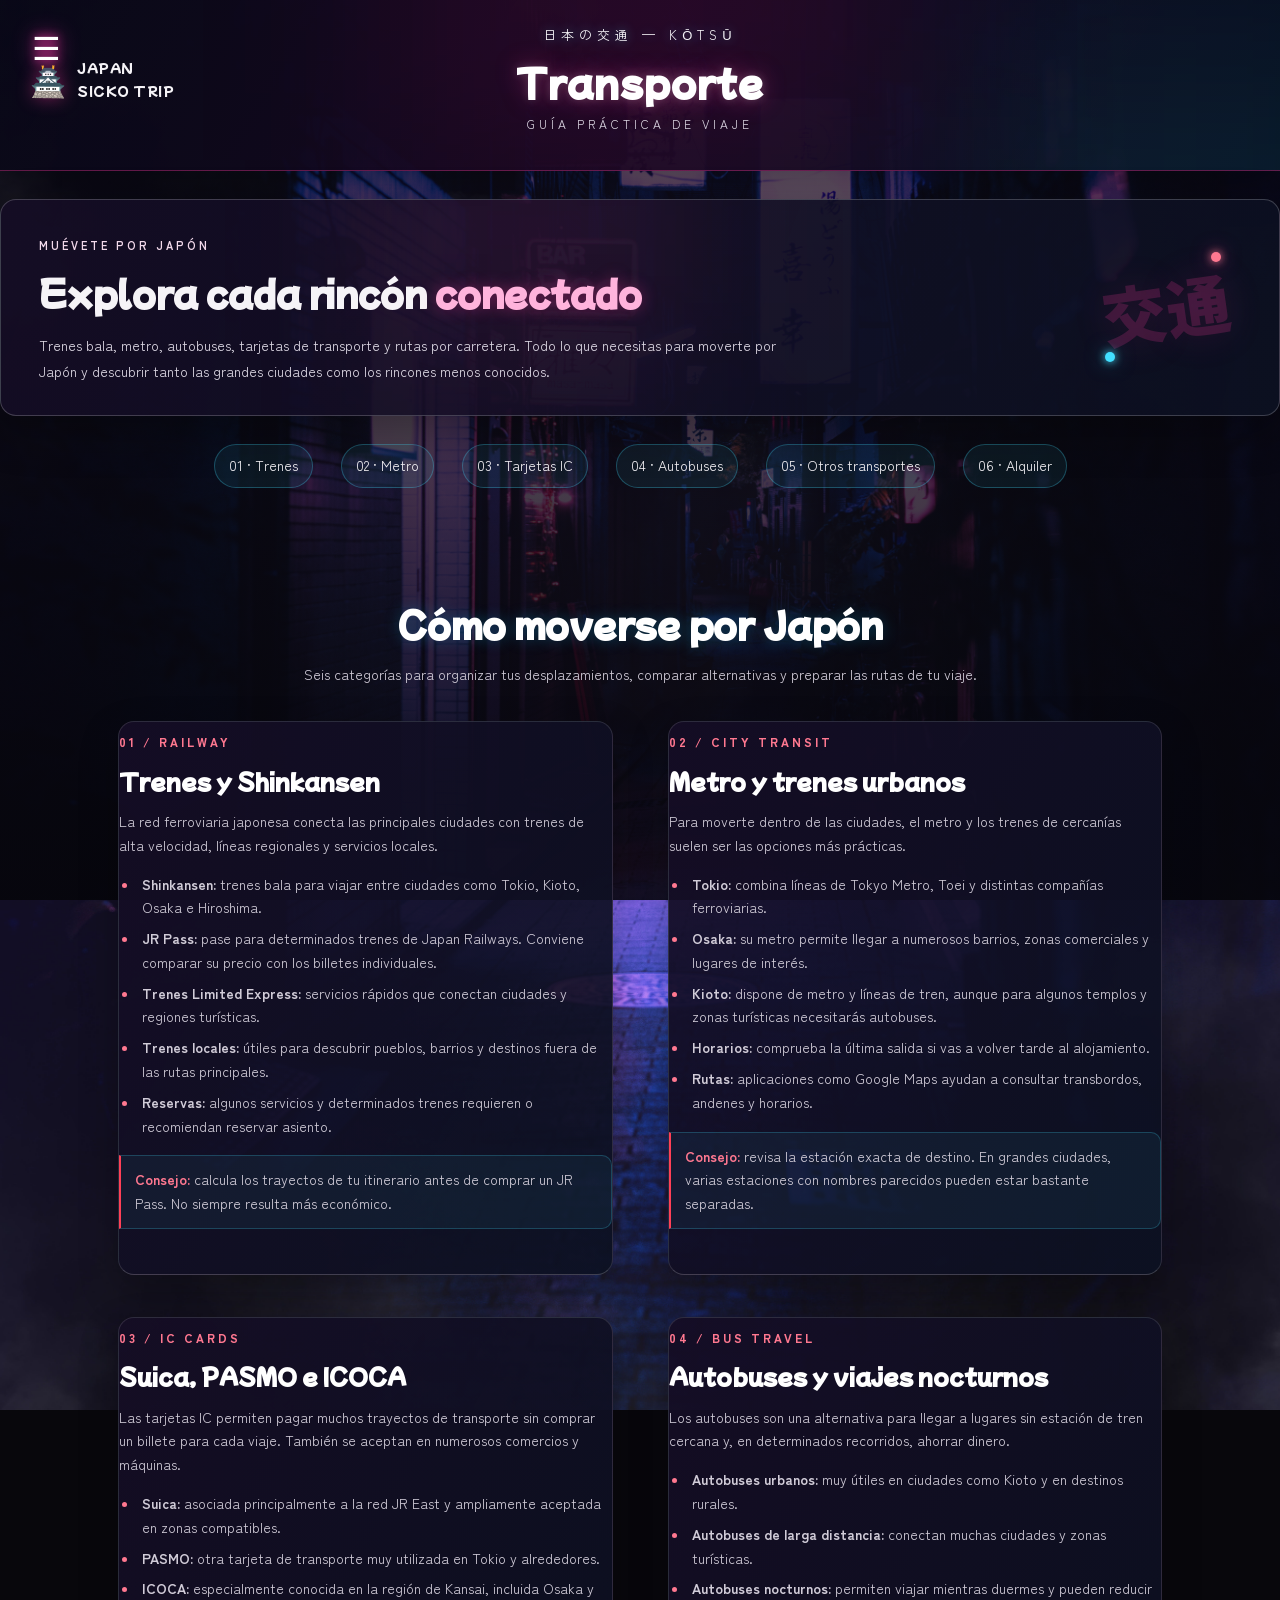
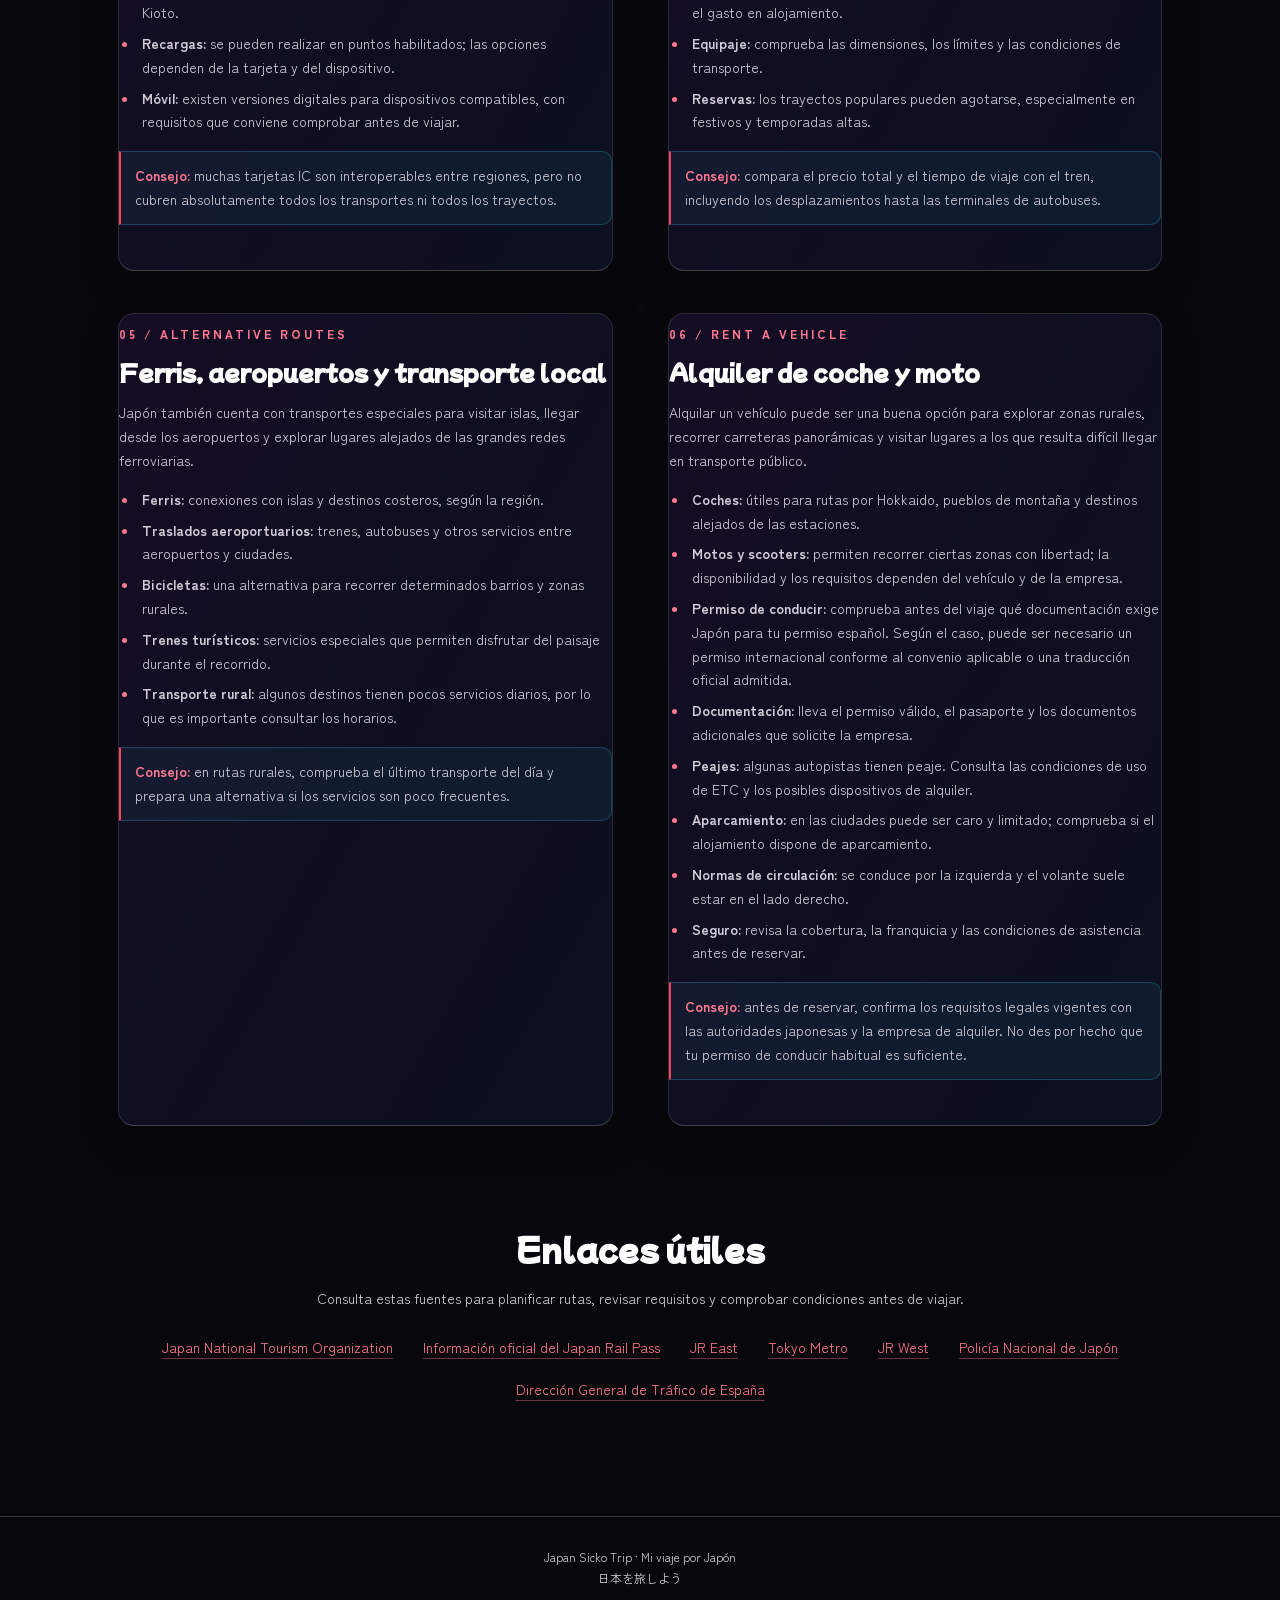
<file: transporte/index.html>
<!DOCTYPE html>
<html lang="es">
<head>
    <meta charset="UTF-8">
    <meta name="viewport" content="width=device-width, initial-scale=1.0">

    <title>Transporte en Japón | Japan Sicko Trip</title>

    <meta name="description" content="Guía de transporte en Japón: Shinkansen, metro, tarjetas IC, autobuses, ferris y alquiler de coches y motos.">

    <link rel="preconnect" href="https://fonts.googleapis.com">
    <link rel="preconnect" href="https://fonts.gstatic.com" crossorigin>

    <link href="https://fonts.googleapis.com/css2?family=Mochiy+Pop+One&family=Zen+Kaku+Gothic+Antique:wght@400;500;700;900&display=swap" rel="stylesheet">
    <link rel="stylesheet" href="../seccion-theme.css">
    <link rel="stylesheet" href="style.css">

    <style>
        :root {
            --rojo: #ff4057;
            --rosa: #ff7890;
            --blanco: #ffffff;
            --texto: #f5f3f7;
            --texto-suave: #d1ccd8;
            --borde: rgba(255, 255, 255, 0.20);
        }

        * {
            box-sizing: border-box;
            margin: 0;
            padding: 0;
        }

        html {
            scroll-behavior: smooth;
            scroll-padding-top: 30px;
        }

        body {
            min-height: 100vh;
            font-family: "Zen Kaku Gothic Antique", sans-serif;
            color: var(--texto);
            background-color: #08070c;
            background-image:
                linear-gradient(
                    rgba(5, 5, 10, 0.58),
                    rgba(5, 5, 10, 0.88)
                ),
                url("../images/fondo-japon.jpg");
            background-size: cover;
            background-position: center;
            background-attachment: fixed;
            background-repeat: no-repeat;
            line-height: 1.7;
        }

        a {
            color: inherit;
            text-decoration: none;
        }

        button {
            font: inherit;
        }

        .topbar {
            width: 100%;
            padding: 22px 6%;
            display: flex;
            justify-content: space-between;
            align-items: center;
            gap: 20px;
        }

        .brand {
            font-family: "Mochiy Pop One", sans-serif;
            font-size: 17px;
            color: var(--blanco);
        }

        .home-link {
            color: var(--texto);
            font-size: 14px;
            transition: color 0.2s ease;
        }

        .home-link:hover {
            color: var(--rosa);
        }

        .hero {
            max-width: 1100px;
            margin: 45px auto 65px;
            padding: 30px 24px;
            text-align: center;
        }

        .eyebrow {
            display: inline-block;
            color: var(--rosa);
            font-size: 12px;
            font-weight: 900;
            letter-spacing: 4px;
            text-transform: uppercase;
            margin-bottom: 22px;
        }

        h1 {
            font-family: "Mochiy Pop One", sans-serif;
            font-size: clamp(34px, 6vw, 66px);
            line-height: 1.3;
            color: var(--blanco);
            text-shadow: 0 0 5px rgba(255,255,255,0.8),
                         0 0 15px rgba(255,0,110,0.75),
                         0 0 30px rgba(255,0,110,0.45),
                         0 0 55px rgba(0,200,255,0.25);
            margin-bottom: 16px;
        }

        .japanese-title {
            font-size: clamp(16px, 2.5vw, 23px);
            letter-spacing: 5px;
            color: var(--rosa);
            margin-bottom: 20px;
            text-shadow: 0 0 8px rgba(255,0,120,0.6);
        }

        .hero-description {
            max-width: 690px;
            margin: 0 auto;
            color: var(--texto-suave);
            font-size: 16px;
        }

        .quick-nav {
            max-width: 1000px;
            margin: 0 auto 90px;
            padding: 0 24px;
            display: flex;
            justify-content: center;
            flex-wrap: wrap;
            gap: 18px 28px;
        }

        .quick-nav a {
            color: var(--texto);
            font-size: 14px;
            transition: color 0.2s ease, text-shadow 0.2s ease;
        }

        .quick-nav a:hover {
            color: var(--rosa);
            text-shadow: 0 0 12px rgba(255,0,120,0.7);
        }

        main {
            width: min(1100px, 90%);
            margin: 0 auto;
        }

        .section-heading {
            text-align: center;
            margin-bottom: 35px;
        }

        .section-heading h2 {
            font-family: "Mochiy Pop One", sans-serif;
            font-size: clamp(23px, 4vw, 34px);
            color: var(--blanco);
            margin-bottom: 12px;
            text-shadow: 0 0 15px rgba(0,190,255,0.25);
        }

        .section-heading p {
            max-width: 680px;
            margin: 0 auto;
            color: var(--texto-suave);
            font-size: 14px;
        }

        .transport-grid {
            display: grid;
            grid-template-columns: repeat(2, minmax(0, 1fr));
            gap: 42px 55px;
        }

        .transport-item {
            padding: 10px 0 30px;
            border-bottom: 1px solid var(--borde);
            scroll-margin-top: 30px;
        }

        .item-number {
            display: block;
            color: var(--rosa);
            font-size: 12px;
            font-weight: 900;
            letter-spacing: 3px;
            margin-bottom: 10px;
        }

        .transport-item h3 {
            font-size: 22px;
            font-weight: 900;
            color: var(--blanco);
            margin-bottom: 12px;
        }

        .transport-item p {
            color: var(--texto-suave);
            font-size: 14px;
            margin-bottom: 15px;
        }

        .transport-item ul {
            padding-left: 20px;
            color: var(--texto-suave);
            font-size: 14px;
        }

        .transport-item li {
            margin-bottom: 7px;
            padding-left: 3px;
        }

        .transport-item li::marker {
            color: var(--rosa);
        }

        .tip {
            margin-top: 17px;
            padding-left: 14px;
            border-left: 2px solid var(--rojo);
            color: var(--texto);
            font-size: 13px;
        }

        .tip strong {
            color: var(--rosa);
        }

        .useful-links {
            margin: 100px auto 0;
            text-align: center;
        }

        .useful-links h2 {
            font-family: "Mochiy Pop One", sans-serif;
            font-size: clamp(22px, 4vw, 30px);
            margin-bottom: 15px;
        }

        .useful-links > p {
            color: var(--texto-suave);
            font-size: 14px;
            margin-bottom: 25px;
        }

        .link-list {
            display: flex;
            justify-content: center;
            flex-wrap: wrap;
            gap: 18px 30px;
        }

        .link-list a {
            color: var(--rosa);
            font-size: 14px;
            text-decoration: underline;
            text-decoration-color: rgba(255, 120, 144, 0.4);
            text-underline-offset: 5px;
            transition: color 0.2s ease;
        }

        .link-list a:hover {
            color: var(--blanco);
        }

        .site-navigation {
            margin: 100px auto 50px;
            text-align: center;
        }

        .site-navigation h2 {
            font-family: "Mochiy Pop One", sans-serif;
            font-size: 22px;
            margin-bottom: 25px;
        }

        .site-navigation-links {
            display: flex;
            justify-content: center;
            flex-wrap: wrap;
            gap: 18px 28px;
        }

        .site-navigation-links a {
            font-size: 14px;
            color: var(--texto);
            transition: color 0.2s ease;
        }

        .site-navigation-links a:hover {
            color: var(--rosa);
        }

        footer {
            margin-top: 70px;
            padding: 30px 20px;
            text-align: center;
            border-top: 1px solid var(--borde);
            color: var(--texto-suave);
            font-size: 12px;
        }

        footer a {
            color: var(--rosa);
        }

        /* AJUSTES PARA EL MENÚ LATERAL */
        body.menu-abierto {
            overflow: hidden;
        }

        @media (max-width: 700px) {
            body {
                background-attachment: scroll;
            }

            .topbar {
                padding: 18px 5%;
            }

            .brand {
                font-size: 14px;
            }

            .hero {
                margin: 35px auto 45px;
                padding: 20px 18px;
            }

            .japanese-title {
                letter-spacing: 2px;
            }

            .quick-nav {
                margin-bottom: 65px;
                gap: 14px 22px;
            }

            main {
                width: 88%;
            }

            .transport-grid {
                grid-template-columns: 1fr;
                gap: 28px;
            }

            .transport-item h3 {
                font-size: 20px;
            }

            .useful-links,
            .site-navigation {
                margin-top: 70px;
            }
        }
    </style>
</head>

<body>

    <header class="cabecera-mapa">
        <div class="cabecera-contenido">
            <div class="marca">
                <span class="marca-icono" aria-hidden="true">🏯</span>
                <span class="marca-texto"><span>JAPAN</span><span>SICKO TRIP</span></span>
            </div>
            <div class="cabecera-titulo">
                <p class="titulo-japones">日本の交通 — KŌTSŪ</p>
                <h1>Transporte</h1>
                <p class="subtitulo-cabecera">GUÍA PRÁCTICA DE VIAJE</p>
            </div>
            <div aria-hidden="true"></div>
        </div>
    </header>

    <section class="introduccion transporte-intro">
        <div class="introduccion-texto">
            <span class="etiqueta-seccion">MUÉVETE POR JAPÓN</span>
            <h2>Explora cada rincón <span>conectado</span></h2>
            <p>Trenes bala, metro, autobuses, tarjetas de transporte y rutas por carretera. Todo lo que necesitas para moverte por Japón y descubrir tanto las grandes ciudades como los rincones menos conocidos.</p>
        </div>
        <div class="introduccion-decoracion" aria-hidden="true">
            <span class="decoracion-kanji">交通</span>
            <span class="decoracion-punto punto-rosa"></span>
            <span class="decoracion-punto punto-azul"></span>
        </div>
    </section>

    <nav class="quick-nav" aria-label="Índice de transporte">
        <a href="#trenes">01 · Trenes</a>
        <a href="#metro">02 · Metro</a>
        <a href="#tarjetas">03 · Tarjetas IC</a>
        <a href="#autobuses">04 · Autobuses</a>
        <a href="#especial">05 · Otros transportes</a>
        <a href="#alquiler">06 · Alquiler</a>
    </nav>

    <main>

        <div class="section-heading">
            <h2>Cómo moverse por Japón</h2>
            <p>
                Seis categorías para organizar tus desplazamientos,
                comparar alternativas y preparar las rutas de tu viaje.
            </p>
        </div>

        <div class="transport-grid">

            <section class="transport-item" id="trenes">
                <span class="item-number">01 / RAILWAY</span>
                <h3>Trenes y Shinkansen</h3>

                <p>
                    La red ferroviaria japonesa conecta las principales
                    ciudades con trenes de alta velocidad, líneas
                    regionales y servicios locales.
                </p>

                <ul>
                    <li><strong>Shinkansen:</strong> trenes bala para viajar entre ciudades como Tokio, Kioto, Osaka e Hiroshima.</li>
                    <li><strong>JR Pass:</strong> pase para determinados trenes de Japan Railways. Conviene comparar su precio con los billetes individuales.</li>
                    <li><strong>Trenes Limited Express:</strong> servicios rápidos que conectan ciudades y regiones turísticas.</li>
                    <li><strong>Trenes locales:</strong> útiles para descubrir pueblos, barrios y destinos fuera de las rutas principales.</li>
                    <li><strong>Reservas:</strong> algunos servicios y determinados trenes requieren o recomiendan reservar asiento.</li>
                </ul>

                <p class="tip">
                    <strong>Consejo:</strong> calcula los trayectos de tu itinerario
                    antes de comprar un JR Pass. No siempre resulta más económico.
                </p>
            </section>

            <section class="transport-item" id="metro">
                <span class="item-number">02 / CITY TRANSIT</span>
                <h3>Metro y trenes urbanos</h3>

                <p>
                    Para moverte dentro de las ciudades, el metro y los
                    trenes de cercanías suelen ser las opciones más prácticas.
                </p>

                <ul>
                    <li><strong>Tokio:</strong> combina líneas de Tokyo Metro, Toei y distintas compañías ferroviarias.</li>
                    <li><strong>Osaka:</strong> su metro permite llegar a numerosos barrios, zonas comerciales y lugares de interés.</li>
                    <li><strong>Kioto:</strong> dispone de metro y líneas de tren, aunque para algunos templos y zonas turísticas necesitarás autobuses.</li>
                    <li><strong>Horarios:</strong> comprueba la última salida si vas a volver tarde al alojamiento.</li>
                    <li><strong>Rutas:</strong> aplicaciones como Google Maps ayudan a consultar transbordos, andenes y horarios.</li>
                </ul>

                <p class="tip">
                    <strong>Consejo:</strong> revisa la estación exacta de destino.
                    En grandes ciudades, varias estaciones con nombres parecidos
                    pueden estar bastante separadas.
                </p>
            </section>

            <section class="transport-item" id="tarjetas">
                <span class="item-number">03 / IC CARDS</span>
                <h3>Suica, PASMO e ICOCA</h3>

                <p>
                    Las tarjetas IC permiten pagar muchos trayectos de
                    transporte sin comprar un billete para cada viaje.
                    También se aceptan en numerosos comercios y máquinas.
                </p>

                <ul>
                    <li><strong>Suica:</strong> asociada principalmente a la red JR East y ampliamente aceptada en zonas compatibles.</li>
                    <li><strong>PASMO:</strong> otra tarjeta de transporte muy utilizada en Tokio y alrededores.</li>
                    <li><strong>ICOCA:</strong> especialmente conocida en la región de Kansai, incluida Osaka y Kioto.</li>
                    <li><strong>Recargas:</strong> se pueden realizar en puntos habilitados; las opciones dependen de la tarjeta y del dispositivo.</li>
                    <li><strong>Móvil:</strong> existen versiones digitales para dispositivos compatibles, con requisitos que conviene comprobar antes de viajar.</li>
                </ul>

                <p class="tip">
                    <strong>Consejo:</strong> muchas tarjetas IC son interoperables
                    entre regiones, pero no cubren absolutamente todos los
                    transportes ni todos los trayectos.
                </p>
            </section>

            <section class="transport-item" id="autobuses">
                <span class="item-number">04 / BUS TRAVEL</span>
                <h3>Autobuses y viajes nocturnos</h3>

                <p>
                    Los autobuses son una alternativa para llegar a lugares
                    sin estación de tren cercana y, en determinados
                    recorridos, ahorrar dinero.
                </p>

                <ul>
                    <li><strong>Autobuses urbanos:</strong> muy útiles en ciudades como Kioto y en destinos rurales.</li>
                    <li><strong>Autobuses de larga distancia:</strong> conectan muchas ciudades y zonas turísticas.</li>
                    <li><strong>Autobuses nocturnos:</strong> permiten viajar mientras duermes y pueden reducir el gasto en alojamiento.</li>
                    <li><strong>Equipaje:</strong> comprueba las dimensiones, los límites y las condiciones de transporte.</li>
                    <li><strong>Reservas:</strong> los trayectos populares pueden agotarse, especialmente en festivos y temporadas altas.</li>
                </ul>

                <p class="tip">
                    <strong>Consejo:</strong> compara el precio total y el tiempo
                    de viaje con el tren, incluyendo los desplazamientos hasta
                    las terminales de autobuses.
                </p>
            </section>

            <section class="transport-item" id="especial">
                <span class="item-number">05 / ALTERNATIVE ROUTES</span>
                <h3>Ferris, aeropuertos y transporte local</h3>

                <p>
                    Japón también cuenta con transportes especiales para
                    visitar islas, llegar desde los aeropuertos y explorar
                    lugares alejados de las grandes redes ferroviarias.
                </p>

                <ul>
                    <li><strong>Ferris:</strong> conexiones con islas y destinos costeros, según la región.</li>
                    <li><strong>Traslados aeroportuarios:</strong> trenes, autobuses y otros servicios entre aeropuertos y ciudades.</li>
                    <li><strong>Bicicletas:</strong> una alternativa para recorrer determinados barrios y zonas rurales.</li>
                    <li><strong>Trenes turísticos:</strong> servicios especiales que permiten disfrutar del paisaje durante el recorrido.</li>
                    <li><strong>Transporte rural:</strong> algunos destinos tienen pocos servicios diarios, por lo que es importante consultar los horarios.</li>
                </ul>

                <p class="tip">
                    <strong>Consejo:</strong> en rutas rurales, comprueba el
                    último transporte del día y prepara una alternativa si
                    los servicios son poco frecuentes.
                </p>
            </section>

            <section class="transport-item" id="alquiler">
                <span class="item-number">06 / RENT A VEHICLE</span>
                <h3>Alquiler de coche y moto</h3>

                <p>
                    Alquilar un vehículo puede ser una buena opción para
                    explorar zonas rurales, recorrer carreteras panorámicas
                    y visitar lugares a los que resulta difícil llegar
                    en transporte público.
                </p>

                <ul>
                    <li><strong>Coches:</strong> útiles para rutas por Hokkaido, pueblos de montaña y destinos alejados de las estaciones.</li>
                    <li><strong>Motos y scooters:</strong> permiten recorrer ciertas zonas con libertad; la disponibilidad y los requisitos dependen del vehículo y de la empresa.</li>
                    <li><strong>Permiso de conducir:</strong> comprueba antes del viaje qué documentación exige Japón para tu permiso español. Según el caso, puede ser necesario un permiso internacional conforme al convenio aplicable o una traducción oficial admitida.</li>
                    <li><strong>Documentación:</strong> lleva el permiso válido, el pasaporte y los documentos adicionales que solicite la empresa.</li>
                    <li><strong>Peajes:</strong> algunas autopistas tienen peaje. Consulta las condiciones de uso de ETC y los posibles dispositivos de alquiler.</li>
                    <li><strong>Aparcamiento:</strong> en las ciudades puede ser caro y limitado; comprueba si el alojamiento dispone de aparcamiento.</li>
                    <li><strong>Normas de circulación:</strong> se conduce por la izquierda y el volante suele estar en el lado derecho.</li>
                    <li><strong>Seguro:</strong> revisa la cobertura, la franquicia y las condiciones de asistencia antes de reservar.</li>
                </ul>

                <p class="tip">
                    <strong>Consejo:</strong> antes de reservar, confirma los
                    requisitos legales vigentes con las autoridades japonesas
                    y la empresa de alquiler. No des por hecho que tu permiso
                    de conducir habitual es suficiente.
                </p>
            </section>

        </div>

        <section class="useful-links" id="enlaces">
            <h2>Enlaces útiles</h2>

            <p>
                Consulta estas fuentes para planificar rutas, revisar
                requisitos y comprobar condiciones antes de viajar.
            </p>

            <div class="link-list">
                <a href="https://www.japan.travel/en/" target="_blank" rel="noopener noreferrer">
                    Japan National Tourism Organization
                </a>

                <a href="https://japanrailpass.net/en/" target="_blank" rel="noopener noreferrer">
                    Información oficial del Japan Rail Pass
                </a>

                <a href="https://www.jreast.co.jp/multi/en/" target="_blank" rel="noopener noreferrer">
                    JR East
                </a>

                <a href="https://www.tokyometro.jp/en/" target="_blank" rel="noopener noreferrer">
                    Tokyo Metro
                </a>

                <a href="https://www.westjr.co.jp/global/en/" target="_blank" rel="noopener noreferrer">
                    JR West
                </a>

                <a href="https://www.npa.go.jp/english/" target="_blank" rel="noopener noreferrer">
                    Policía Nacional de Japón
                </a>

                <a href="https://www.dgt.es/" target="_blank" rel="noopener noreferrer">
                    Dirección General de Tráfico de España
                </a>
            </div>
        </section>

    </main>

    <footer>
        <p>Japan Sicko Trip · Mi viaje por Japón</p>
        <p>日本を旅しよう</p>
    </footer>

    <!-- MENÚ LATERAL COMPARTIDO: solo en esta sección -->
    <script src="../menu.js"></script>

</body>
</html>
</file>
<file: css/estilo.css>
@import url('https://fonts.googleapis.com/css2?family=Zen+Kaku+Gothic+Antique:wght@400;500;700;900&display=swap');

* {
    box-sizing: border-box;
}

html {
    scroll-behavior: smooth;
}

body {
    margin: 0;
    min-height: 100vh;
    font-family:
        'Zen Kaku Gothic Antique',
        Arial,
        Helvetica,
        sans-serif;
    background:
        linear-gradient(
            rgba(7, 7, 12, 0.78),
            rgba(7, 7, 12, 0.88)
        ),
        url("../images/fondo-japon.jpg");
    background-size: cover;
    background-position: center;
    background-attachment: scroll;
    background-repeat: no-repeat;
    color: #ffffff;
}

.contenido {
    margin-left: 250px;
    min-height: 100vh;
}

.menu-lateral {
    position: fixed;
    top: 0;
    left: 0;
    width: 250px;
    height: 100vh;
    padding: 30px 18px;
    background:
        linear-gradient(
            180deg,
            #12121a 0%,
            #0b0b11 100%
        );
    border-right: 1px solid #292933;
    overflow-y: auto;
    z-index: 1000;
    box-shadow:
        5px 0 30px rgba(0, 0, 0, 0.35);
}

.menu-logo {
    text-align: center;
    margin-bottom: 28px;
}

.menu-logo h1 {
    margin: 0;
    color: #ffffff;
    font-size: 23px;
    font-weight: 900;
    line-height: 1.2;
    letter-spacing: -0.5px;
}

.menu-logo p {
    margin: 8px 0 0;
    color: #00d9ff;
    font-size: 10px;
    font-weight: 700;
    letter-spacing: 1.4px;
}

.menu-separador {
    width: 100%;
    height: 1px;
    margin-bottom: 18px;
    background: #292933;
}

.navegacion {
    display: flex;
    flex-direction: column;
    gap: 5px;
}

.menu-link {
    display: flex;
    align-items: center;
    gap: 11px;
    min-height: 48px;
    padding: 10px 12px;
    border-radius: 10px;
    color: #b9b9c5;
    text-decoration: none;
    font-size: 14px;
    font-weight: 700;
    transition:
        background 0.2s ease,
        color 0.2s ease,
        transform 0.2s ease,
        box-shadow 0.2s ease;
}

.menu-link:hover {
    color: #ffffff;
    background: #191921;
    transform: translateX(3px);
}

.menu-link.activo {
    color: #ffffff;
    background: #20202a;
    box-shadow:
        inset 3px 0 0 #ff2ca8;
}

.menu-link .icono {
    display: flex;
    align-items: center;
    justify-content: center;
    width: 30px;
    min-width: 30px;
    font-size: 19px;
}

.boton-menu {
    display: none;
    position: fixed;
    top: 15px;
    left: 15px;
    width: 48px;
    height: 48px;
    padding: 0;
    border: 1px solid #3a3a48;
    border-radius: 10px;
    background: rgba(13, 13, 18, 0.96);
    color: #ffffff;
    font-family: Arial, Helvetica, sans-serif;
    font-size: 25px;
    cursor: pointer;
    z-index: 2000;
    box-shadow:
        0 5px 20px rgba(0, 0, 0, 0.4);
}

.boton-menu:hover {
    background: #191921;
    border-color: #555563;
}

.cabecera {
    padding: 55px 20px 35px;
    text-align: center;
    border-bottom: none;
    background: none;
}

.cabecera h1 {
    margin: 0 0 12px;
    color: #ffffff !important;
    font-size: 42px;
    font-weight: 900;
    line-height: 1.2;
    letter-spacing: -1px;
    text-shadow:
        0 0 2px #ffffff,
        0 0 5px #ff2ca8,
        0 0 10px #ff2ca8,
        0 0 20px #ff2ca8,
        0 0 30px #ff2ca8,
        0 0 50px #ff2ca8,
        0 0 80px rgba(255, 44, 168, 0.95) !important;
}

.cabecera p {
    margin: 0;
    color: #9999aa;
    font-size: 16px;
    font-weight: 500;
}

main {
    width: min(1000px, 92%);
    margin: 0 auto;
    padding: 45px 0 60px;
}

.intro {
    margin-bottom: 35px;
    text-align: center;
}

.intro h2 {
    margin: 0 0 10px;
    color: #ffffff;
    font-size: 28px;
    font-weight: 900;
    line-height: 1.3;
}

.intro p {
    margin: 0;
    color: #9999aa;
    font-size: 15px;
    font-weight: 500;
}

.menu {
    display: grid;
    grid-template-columns:
        repeat(2, minmax(0, 1fr));
    gap: 30px 45px;
}

.menu-item {
    display: flex;
    align-items: center;
    gap: 18px;
    min-height: 80px;
    padding: 15px 10px;
    background: none;
    border: none;
    border-radius: 0;
    color: #ffffff;
    text-decoration: none;
    transition:
        transform 0.2s ease,
        color 0.2s ease,
        text-shadow 0.2s ease;
}

.menu-item:hover {
    transform: translateY(-3px);
    background: none;
    border: none;
    box-shadow: none;
}

.menu-icon {
    display: flex;
    align-items: center;
    justify-content: center;
    width: 55px;
    min-width: 55px;
    height: 55px;
    border-radius: 12px;
    background: none;
    font-size: 30px;
}

.menu-texto {
    display: flex;
    flex-direction: column;
    gap: 7px;
}

.menu-texto strong {
    color: #ffffff;
    font-size: 18px;
    font-weight: 900;
    line-height: 1.25;
}

.menu-texto small {
    color: #aaaaB8;
    font-size: 13px;
    font-weight: 500;
}

.menu-item:hover .menu-texto strong {
    text-shadow:
        0 0 5px rgba(255, 255, 255, 0.5),
        0 0 12px rgba(255, 44, 168, 0.5);
}

.footer {
    padding: 25px 20px 35px;
    text-align: center;
    color: #666673;
    font-size: 12px;
    border-top: none;
}

@media (max-width: 900px) {
    .menu-lateral {
        width: 220px;
    }

    .contenido {
        margin-left: 220px;
    }

    main {
        width: 90%;
    }

    .cabecera h1 {
        font-size: 38px;
    }
}

@media (max-width: 700px) {
    .menu-lateral {
        width: 270px;
        transform: translateX(-100%);
        transition:
            transform 0.3s ease;
    }

    .menu-lateral.abierto {
        transform: translateX(0);
    }

    .boton-menu {
        display: flex;
        align-items: center;
        justify-content: center;
    }

    .contenido {
        margin-left: 0;
        min-height: 100vh;
    }

    .cabecera {
        padding: 40px 20px 30px;
    }

    .cabecera h1 {
        padding-left: 45px;
        padding-right: 20px;
        font-size: 32px;
    }

    .cabecera p {
        font-size: 15px;
    }

    main {
        width: 92%;
        padding-top: 35px;
    }

    .intro {
        margin-bottom: 28px;
    }

    .intro h2 {
        font-size: 25px;
    }

    .menu {
        grid-template-columns: 1fr;
        gap: 18px;
    }

    .menu-item {
        min-height: 75px;
        padding: 10px 5px;
    }

    .menu-texto strong {
        font-size: 17px;
    }
}

@media (max-width: 420px) {
    .cabecera h1 {
        font-size: 28px;
    }

    .cabecera p {
        font-size: 14px;
    }

    .menu-item {
        gap: 14px;
    }

    .menu-icon {
        width: 50px;
        min-width: 50px;
        height: 50px;
        font-size: 25px;
    }

    .menu-texto strong {
        font-size: 16px;
    }

    .menu-texto small {
        font-size: 12px;
    }
}
</file>
<file: seccion-theme.css>
:root { --fondo:#090914; --rosa:#ff3c9e; --azul:#42dfff; --morado:#9c72ff; --borde:rgba(255,255,255,.12); --radio:16px; --sombra:0 15px 45px rgba(0,0,0,.32); }
* { box-sizing:border-box; }
html { min-height:100%; scroll-behavior:smooth; }
body { min-height:100vh; margin:0; color:#fff; font-family:"Zen Kaku Gothic Antique",Arial,sans-serif; line-height:1.65; background:linear-gradient(rgba(7,7,19,.83),rgba(7,7,19,.94) 40%,#090914),url("images/fondo-japon.jpg") center top/cover scroll no-repeat; }
button,input,select { font:inherit; color:inherit; color-scheme:dark; }
a { color:inherit; }
.cabecera-mapa { position:relative; isolation:isolate; padding:22px 30px 36px; overflow:hidden; border-bottom:1px solid rgba(255,60,158,.36); background:linear-gradient(120deg,rgba(8,8,23,.97),rgba(20,9,32,.93),rgba(7,16,32,.96)); box-shadow:0 10px 40px rgba(0,0,0,.25); }
.cabecera-mapa::before,.cabecera-mapa::after { position:absolute; z-index:-1; content:""; pointer-events:none; filter:blur(100px); }
.cabecera-mapa::before { top:-140px; left:50%; width:500px; height:300px; background:rgba(255,8,127,.09); transform:translateX(-50%); }
.cabecera-mapa::after { right:-100px; bottom:-180px; width:400px; height:300px; background:rgba(66,223,255,.07); }
.cabecera-contenido { position:relative; display:grid; grid-template-columns:1fr 2fr 1fr; align-items:center; gap:20px; width:100%; max-width:1400px; margin:auto; }
.marca { display:inline-flex; align-items:center; gap:11px; width:fit-content; }
.marca-icono { font-size:29px; filter:drop-shadow(0 0 9px rgba(255,60,158,.45)); }
.marca-texto { display:flex; flex-direction:column; font-family:"Mochiy Pop One",sans-serif; font-size:13px; line-height:1.8; letter-spacing:.5px; }
.cabecera-titulo { text-align:center; }
.titulo-japones { margin:0 0 8px; font-size:13px; letter-spacing:5px; text-shadow:0 0 12px rgba(66,223,255,.45); }
.cabecera-titulo h1 { margin:0; font-family:"Mochiy Pop One",sans-serif; font-size:clamp(21px,3vw,36px); line-height:1.5; letter-spacing:1px; text-shadow:0 0 10px rgba(255,255,255,.18),0 0 24px rgba(255,60,158,.35); }
.subtitulo-cabecera { margin:6px 0 0; color:#ded9e5; font-size:12px; letter-spacing:4px; }
main { width:100%; max-width:1400px; margin:0 auto; padding:35px 28px 45px; }
.introduccion { position:relative; isolation:isolate; display:flex; align-items:center; justify-content:space-between; gap:30px; min-height:200px; margin-bottom:28px; padding:30px 38px; overflow:hidden; border:1px solid var(--borde); border-radius:var(--radio); background:linear-gradient(110deg,rgba(21,13,37,.92),rgba(12,17,34,.88)); box-shadow:var(--sombra); }
.introduccion::before { position:absolute; z-index:-1; top:-100px; left:30%; width:300px; height:260px; content:""; background:rgba(255,60,158,.09); filter:blur(85px); }
.introduccion-texto { max-width:900px; }
.etiqueta-seccion { display:inline-block; margin-bottom:12px; color:#f2d9eb; font-size:11px; font-weight:700; letter-spacing:3px; }
.introduccion h2 { margin:0 0 12px; font-family:"Mochiy Pop One",sans-serif; font-size:clamp(22px,3vw,34px); line-height:1.55; }
.introduccion h2 span { color:#ffb3dc; text-shadow:0 0 16px rgba(255,60,158,.35); }
.introduccion-texto>p { max-width:740px; margin:0; color:#ded9e5; font-size:14px; line-height:1.9; }
.introduccion-decoracion { position:relative; display:flex; flex:0 0 150px; align-items:center; justify-content:center; width:150px; height:140px; }
.decoracion-kanji { color:rgba(255,60,158,.19); font-family:"Mochiy Pop One",sans-serif; font-size:64px; text-shadow:0 0 40px rgba(255,60,158,.12); transform:rotate(-8deg); }
.decoracion-punto { position:absolute; display:block; width:10px; height:10px; border-radius:50%; }
.punto-rosa { top:14px; right:20px; background:var(--rosa); box-shadow:0 0 8px var(--rosa),0 0 20px rgba(255,60,158,.6); }
.punto-azul { bottom:16px; left:14px; background:var(--azul); box-shadow:0 0 8px var(--azul),0 0 20px rgba(66,223,255,.5); }
.pie-pagina { display:flex; align-items:center; justify-content:space-between; gap:18px; max-width:1400px; margin:auto; padding:20px 28px 34px; border-top:1px solid rgba(255,60,158,.18); color:#aaa3b3; font-size:11px; }
.pie-marca { color:#fff; font-family:"Mochiy Pop One",sans-serif; font-size:10px; letter-spacing:.4px; }
.pie-marca span { margin-left:7px; color:#ff9bd1; font-family:"Zen Kaku Gothic Antique",sans-serif; }
@media(max-width:800px) { .cabecera-contenido { grid-template-columns:1fr; gap:13px; } .marca { justify-self:center; } .cabecera-titulo { grid-row:2; } .cabecera-mapa { padding:18px 20px 23px; } main { padding:24px 18px 32px; } .introduccion { min-height:180px; padding:25px; } .introduccion-decoracion { flex-basis:110px; width:110px; } .decoracion-kanji { font-size:52px; } .pie-pagina { flex-wrap:wrap; padding-right:18px; padding-left:18px; } }
@media(max-width:560px) { .titulo-japones { letter-spacing:3px; } .cabecera-titulo h1 { font-size:20px; } .subtitulo-cabecera { letter-spacing:2px; } .introduccion { min-height:0; padding:22px 20px; } .introduccion-decoracion { flex:0 0 65px; width:65px; height:110px; } .decoracion-kanji { font-size:38px; } .pie-pagina { align-items:flex-start; flex-direction:column; gap:6px; } }
@media(max-width:600px) { body { background-attachment:scroll; } button,a { -webkit-tap-highlight-color:transparent; } }
</file>
<file: compras/style.css>
* {
    box-sizing: border-box;
}


body {
    margin: 0;
    font-family: Arial, Helvetica, sans-serif;
    background: #0d0d12;
    color: #ffffff;
}


.cabecera {
    padding: 24px;
    border-bottom: 1px solid #292933;
    background: #12121a;
}


.volver {
    display: inline-block;
    margin-bottom: 18px;
    color: #b8b8c8;
    text-decoration: none;
    font-size: 15px;
}


.volver:hover {
    color: #ffffff;
}


.titulo h1 {
    margin: 0 0 8px;
    font-size: 34px;
}


.titulo p {
    margin: 0;
    color: #9999aa;
}


main {
    width: min(1450px, 94%);
    margin: 0 auto;
    padding: 35px 0 60px;
}


.intro {
    margin-bottom: 28px;
}


.intro h2 {
    margin: 0 0 8px;
    font-size: 27px;
}


.intro p {
    margin: 0;
    max-width: 950px;
    color: #aaaab7;
    line-height: 1.6;
}


.resumen {
    display: grid;
    grid-template-columns: repeat(3, 1fr);
    gap: 12px;
    max-width: 650px;
    margin-top: 22px;
}


.resumen-item {
    padding: 16px;
    background: #15151d;
    border: 1px solid #292933;
    border-radius: 11px;
}


.resumen-item strong {
    display: block;
    font-size: 25px;
    margin-bottom: 5px;
}


.resumen-item span {
    color: #888895;
    font-size: 12px;
}


.filtros {
    display: flex;
    flex-wrap: wrap;
    gap: 9px;
    margin-bottom: 20px;
}


.filtro {
    border: 1px solid #383845;
    background: #181821;
    color: #ddddE8;
    padding: 10px 15px;
    border-radius: 9px;
    cursor: pointer;
    font-size: 13px;
    transition: 0.2s;
}


.filtro:hover {
    background: #252530;
}


.filtro.activo {
    background: #ffffff;
    color: #111111;
    border-color: #ffffff;
}


.controles {
    display: grid;
    grid-template-columns: 1fr 220px;
    gap: 15px;
    margin-bottom: 18px;
}


.busqueda,
.orden {
    display: flex;
    flex-direction: column;
    gap: 7px;
}


.busqueda label,
.orden label {
    color: #8c8c99;
    font-size: 12px;
}


.busqueda input,
.orden select {
    width: 100%;
    padding: 12px 14px;
    border: 1px solid #383845;
    border-radius: 9px;
    background: #181821;
    color: #ffffff;
    outline: none;
    font-size: 14px;
}


.busqueda input:focus,
.orden select:focus {
    border-color: #777783;
}


.contador {
    color: #888895;
    margin-bottom: 28px;
    font-size: 14px;
}


.seccion {
    margin-bottom: 50px;
}


.seccion-titulo {
    display: flex;
    align-items: center;
    justify-content: space-between;
    gap: 20px;
    margin-bottom: 18px;
    padding-bottom: 12px;
    border-bottom: 1px solid #292933;
}


.seccion-titulo h2 {
    margin: 0;
    font-size: 25px;
}


.seccion-titulo span {
    color: #777783;
    font-size: 13px;
}


.productos-grid {
    display: grid;
    grid-template-columns: repeat(auto-fill, minmax(310px, 1fr));
    gap: 22px;
}


.producto-card {
    overflow: hidden;
    background: #15151d;
    border: 1px solid #292933;
    border-radius: 15px;
    transition:
        transform 0.2s,
        border-color 0.2s;
}


.producto-card:hover {
    transform: translateY(-4px);
    border-color: #555563;
}


.producto-card.comprado {
    border-color: #4c644c;
}


.producto-imagen {
    height: 250px;
    overflow: hidden;
    background:
        linear-gradient(
            135deg,
            #24243a,
            #101018
        );
}


.producto-imagen img {
    width: 100%;
    height: 100%;
    display: block;
    object-fit: contain;
    background: #111118;
}


.imagen-fallback {
    width: 100%;
    height: 100%;
    display: flex;
    align-items: center;
    justify-content: center;
    flex-direction: column;
    gap: 8px;
    color: #777783;
}


.imagen-fallback span {
    font-size: 55px;
}


.imagen-fallback small {
    font-size: 12px;
}


.producto-contenido {
    padding: 18px;
}


.producto-categoria {
    color: #777783;
    font-size: 11px;
    text-transform: uppercase;
    letter-spacing: 0.5px;
    margin-bottom: 7px;
}


.producto-card h3 {
    margin: 0 0 8px;
    font-size: 21px;
}


.producto-descripcion {
    margin: 0 0 15px;
    color: #a3a3b0;
    line-height: 1.5;
    font-size: 13px;
}


.etiquetas {
    display: flex;
    flex-wrap: wrap;
    gap: 6px;
    margin-bottom: 15px;
}


.etiqueta {
    padding: 5px 8px;
    border-radius: 6px;
    background: #20202a;
    color: #bdbdc9;
    font-size: 10px;
}


.valoraciones {
    display: grid;
    grid-template-columns: repeat(2, 1fr);
    gap: 8px;
    margin-bottom: 15px;
}


.valoracion {
    padding: 9px;
    background: #1d1d27;
    border: 1px solid #292933;
    border-radius: 8px;
}


.valoracion-label {
    display: block;
    color: #777783;
    font-size: 10px;
    margin-bottom: 4px;
}


.valoracion-valor {
    color: #ffffff;
    font-size: 12px;
}


.info-precio {
    margin-bottom: 15px;
    padding: 10px 12px;
    background: #18181f;
    border: 1px solid #292933;
    border-radius: 8px;
}


.info-precio strong {
    display: block;
    font-size: 11px;
    margin-bottom: 4px;
}


.info-precio span {
    color: #d0d0da;
    font-size: 12px;
}


.tiendas-recomendadas {
    margin-bottom: 15px;
}


.tiendas-recomendadas strong {
    display: block;
    margin-bottom: 7px;
    font-size: 11px;
    color: #ffffff;
}


.tiendas-lista {
    display: flex;
    flex-wrap: wrap;
    gap: 6px;
}


.tienda-chip {
    padding: 6px 8px;
    border-radius: 6px;
    background: #20202a;
    color: #c7c7d2;
    font-size: 10px;
}


.estado {
    margin-bottom: 14px;
    padding: 9px 11px;
    border-radius: 8px;
    background: #191921;
    border-left: 3px solid #555563;
}


.estado.comprado {
    border-left-color: #759d75;
}


.estado strong {
    display: block;
    margin-bottom: 3px;
    font-size: 11px;
}


.estado span {
    color: #9999a6;
    font-size: 11px;
}


.botones {
    display: grid;
    grid-template-columns: 1fr 1fr;
    gap: 8px;
}


.compra-btn {
    padding: 11px 9px;
    border-radius: 9px;
    border: 1px solid #383845;
    background: #1d1d27;
    color: #ddddE8;
    cursor: pointer;
    font-size: 12px;
    text-decoration: none;
    text-align: center;
    transition: 0.2s;
}


.compra-btn:hover {
    background: #282833;
}


.compra-btn.favorito {
    grid-column: 1 / -1;
}


.compra-btn.favorito.activo {
    background: #29291f;
    border-color: #777751;
    color: #fffbd0;
}


.compra-btn.comprado-btn.activo {
    background: #202b20;
    border-color: #5e805e;
    color: #d5efd5;
}


.sin-resultados {
    text-align: center;
    padding: 70px 20px;
    border: 1px dashed #33333f;
    border-radius: 15px;
    color: #9999a6;
}


.sin-resultados div {
    font-size: 45px;
    margin-bottom: 15px;
}


.sin-resultados h3 {
    color: #ffffff;
    margin: 0 0 8px;
}


.sin-resultados p {
    margin: 0;
}


@media (max-width: 750px) {

    .cabecera {
        padding: 20px;
    }


    .titulo h1 {
        font-size: 27px;
    }


    main {
        width: 92%;
        padding-top: 25px;
    }


    .resumen {
        grid-template-columns: 1fr;
        max-width: none;
    }


    .controles {
        grid-template-columns: 1fr;
    }


    .productos-grid {
        grid-template-columns: 1fr;
    }


    .producto-imagen {
        height: 230px;
    }


    .seccion-titulo {
        align-items: flex-start;
        flex-direction: column;
        gap: 7px;
    }


    .botones {
        grid-template-columns: 1fr;
    }


    .compra-btn.favorito {
        grid-column: auto;
    }

}

/* Tema Japan Sicko Trip, en línea con el mapa interactivo. */
body { color:#fff; font-family:"Zen Kaku Gothic Antique",Arial,sans-serif; background:linear-gradient(rgba(7,7,19,.83),rgba(7,7,19,.94) 40%,#090914),url("../images/fondo-japon.jpg") center top/cover scroll no-repeat; }
main { width:100%; max-width:1400px; padding:28px 28px 42px; }
.introduccion.intro { min-height:210px; margin:0 0 26px; padding:30px 38px; border:1px solid rgba(255,255,255,.12); border-radius:16px; background:linear-gradient(110deg,rgba(21,13,37,.94),rgba(12,17,34,.9)); box-shadow:0 15px 45px rgba(0,0,0,.32); }
.introduccion.intro h2 { margin:0 0 10px; color:#fff; font-family:"Mochiy Pop One",sans-serif; font-size:clamp(22px,3vw,33px); line-height:1.55; }
.introduccion.intro p { max-width:740px; margin:0; color:#ded9e5; font-size:14px; line-height:1.9; }
.resumen { display:grid; grid-template-columns:repeat(3,minmax(100px,1fr)); gap:10px; max-width:660px; margin:20px 0 0; }
.resumen-item { padding:11px 14px; border:1px solid rgba(66,223,255,.2); border-radius:10px; background:rgba(66,223,255,.045); }
.resumen-item strong { color:#b9f5ff; font-family:"Mochiy Pop One",sans-serif; font-size:20px; }
.resumen-item span { color:#c7c2d1; font-size:10px; }
.filtros { gap:9px; margin:0 0 16px; padding:20px; border:1px solid rgba(255,255,255,.12); border-radius:14px; background:rgba(17,17,34,.88); }
.filtro { min-height:38px; padding:8px 12px; border:1px solid rgba(255,255,255,.14); border-radius:9px; background:rgba(255,255,255,.035); color:#ded9e5; font-family:inherit; font-size:11px; }
.filtro:hover { border-color:rgba(255,60,158,.55); background:rgba(255,60,158,.08); }
.filtro.activo { border-color:#ff3c9e; background:rgba(255,60,158,.14); color:#ffc1e1; }
.controles { grid-template-columns:minmax(0,1fr) 220px; gap:14px; margin-bottom:16px; padding:20px; border:1px solid rgba(255,255,255,.12); border-radius:14px; background:rgba(17,17,34,.88); }
.busqueda label,.orden label { color:#c7c2d1; font-size:10px; font-weight:700; letter-spacing:1.5px; }
.busqueda input,.orden select { min-height:45px; border:1px solid rgba(255,60,158,.25); border-radius:9px; background:rgba(6,6,17,.8); color:#fff; font-family:inherit; }
.busqueda input:focus,.orden select:focus { border-color:#ff3c9e; box-shadow:0 0 0 3px rgba(255,60,158,.08); }
.contador { margin:0 0 18px; color:#b9f5ff; font-size:12px; }
.seccion { margin:0 0 26px; padding:22px; border:1px solid rgba(255,255,255,.12); border-radius:16px; background:linear-gradient(145deg,rgba(17,17,34,.96),rgba(11,11,25,.96)); box-shadow:0 15px 40px rgba(0,0,0,.25); }
.seccion-titulo { margin-bottom:18px; padding-bottom:13px; border-bottom:1px solid rgba(255,255,255,.1); }
.seccion-titulo h2 { color:#fff; font-family:"Mochiy Pop One",sans-serif; font-size:19px; }
.seccion-titulo span { color:#9defff; font-size:11px; }
.productos-grid { grid-template-columns:repeat(auto-fill,minmax(min(100%,275px),1fr)); gap:17px; }
.producto-card { border-color:rgba(255,255,255,.12); border-radius:14px; background:linear-gradient(160deg,rgba(22,20,38,.98),rgba(12,13,27,.98)); }
.producto-card:hover { border-color:rgba(255,60,158,.4); box-shadow:0 13px 32px rgba(0,0,0,.3),0 0 20px rgba(255,60,158,.06); }
.producto-imagen { height:220px; background:radial-gradient(ellipse at 70% 25%,rgba(156,114,255,.2),transparent 55%),#10101d; }
.producto-imagen img { background:#10101d; }
.producto-contenido { padding:16px; }
.producto-categoria { color:#ff9bd1; font-size:10px; font-weight:700; letter-spacing:1px; }
.producto-card h3 { color:#fff; font-family:"Mochiy Pop One",sans-serif; font-size:15px; line-height:1.6; }
.producto-descripcion { color:#c7c2d1; font-size:12px; line-height:1.7; }
.etiqueta,.tienda-chip { border:1px solid rgba(255,255,255,.08); background:rgba(255,255,255,.05); color:#ded9e5; }
.valoracion,.info-precio,.estado { border-color:rgba(255,255,255,.1); background:rgba(255,255,255,.035); }
.valoracion-label,.estado span { color:#aaa3b3; }
.valoracion-valor,.info-precio span { color:#e5e0eb; }
.info-precio { border-color:rgba(66,223,255,.18); }
.info-precio strong,.tiendas-recomendadas strong { color:#b9f5ff; }
.estado { border-left-color:#9c72ff; }
.estado.comprado { border-left-color:#55d6a2; }
.compra-btn { border-color:rgba(255,255,255,.14); border-radius:9px; background:rgba(255,255,255,.04); color:#e5e0eb; font-family:inherit; }
.compra-btn:hover { border-color:rgba(66,223,255,.5); background:rgba(66,223,255,.07); }
.compra-btn.favorito.activo { border-color:rgba(255,189,98,.5); background:rgba(255,189,98,.1); color:#ffe0ab; }
.compra-btn.comprado-btn.activo { border-color:rgba(85,214,162,.5); background:rgba(85,214,162,.1); color:#b6f2d7; }
.sin-resultados { border-color:rgba(255,255,255,.2); color:#c7c2d1; }
.sin-resultados h3 { font-family:"Mochiy Pop One",sans-serif; font-size:17px; }
@media(max-width:750px) { main { padding:24px 18px 32px; } .introduccion.intro { min-height:0; padding:22px 20px; } .resumen { grid-template-columns:repeat(3,minmax(0,1fr)); } .controles { grid-template-columns:1fr; } .seccion { padding:17px; } .productos-grid { grid-template-columns:1fr; } .botones { grid-template-columns:1fr 1fr; } .compra-btn.favorito { grid-column:1/-1; } }
@media(max-width:420px) { main { padding-right:13px; padding-left:13px; } .cabecera-mapa { padding-right:14px; padding-left:14px; } .introduccion.intro { padding:19px 16px; } .resumen { gap:7px; } .resumen-item { padding:9px 7px; } .resumen-item strong { font-size:18px; } .resumen-item span { font-size:9px; } .filtros,.controles { padding:14px; } .filtro { min-height:44px; padding-right:10px; padding-left:10px; } .compra-btn { min-height:44px; } .seccion { padding:14px; } .producto-contenido { padding:14px; } }
</file>
<file: conciertos/style.css>
* {
    box-sizing: border-box;
}

body {
    margin: 0;
    font-family: Arial, Helvetica, sans-serif;
    background: #0d0d12;
    color: #ffffff;
}

.cabecera {
    padding: 24px;
    border-bottom: 1px solid #292933;
    background: #12121a;
}

.volver {
    display: inline-block;
    margin-bottom: 18px;
    color: #b8b8c8;
    text-decoration: none;
    font-size: 15px;
}

.volver:hover {
    color: #ffffff;
}

.titulo h1 {
    margin: 0 0 8px;
    font-size: 34px;
}

.titulo p {
    margin: 0;
    color: #9999aa;
}

main {
    width: min(1400px, 94%);
    margin: 0 auto;
    padding: 35px 0 60px;
}

.intro {
    margin-bottom: 28px;
}

.intro h2 {
    margin: 0 0 8px;
    font-size: 26px;
}

.intro p {
    margin: 0;
    color: #aaaab7;
}

.filtros {
    display: flex;
    flex-wrap: wrap;
    gap: 10px;
    margin-bottom: 18px;
}

.filtro {
    border: 1px solid #383845;
    background: #181821;
    color: #ddddE8;
    padding: 11px 17px;
    border-radius: 10px;
    cursor: pointer;
    font-size: 14px;
    transition: 0.2s;
}

.filtro:hover {
    background: #242430;
}

.filtro.activo {
    background: #ffffff;
    color: #111111;
    border-color: #ffffff;
}

.contador {
    color: #888895;
    margin-bottom: 28px;
    font-size: 14px;
}

.categoria-seccion {
    margin-bottom: 50px;
}

.categoria-titulo {
    display: flex;
    align-items: center;
    justify-content: space-between;
    gap: 20px;
    margin-bottom: 18px;
    border-bottom: 1px solid #292933;
    padding-bottom: 12px;
}

.categoria-titulo h2 {
    margin: 0;
    font-size: 25px;
}

.categoria-titulo span {
    color: #777783;
    font-size: 13px;
}

.artistas-grid {
    display: grid;
    grid-template-columns: repeat(auto-fill, minmax(270px, 1fr));
    gap: 22px;
}

.artista-card {
    overflow: hidden;
    background: #15151d;
    border: 1px solid #292933;
    border-radius: 15px;
    transition: transform 0.2s, border-color 0.2s;
}

.artista-card:hover {
    transform: translateY(-4px);
    border-color: #555563;
}

.artista-imagen {
    height: 240px;
    overflow: hidden;
    background: linear-gradient(135deg, #24243a, #101018);
}

.artista-imagen img {
    width: 100%;
    height: 100%;
    display: block;
    object-fit: cover;
}

.artista-contenido {
    padding: 18px;
}

.artista-numero {
    color: #777783;
    font-size: 13px;
    margin-bottom: 5px;
}

.artista-card h3 {
    margin: 0 0 8px;
    font-size: 21px;
}

.artista-genero {
    color: #b5b5c5;
    font-size: 13px;
    margin-bottom: 13px;
}

.artista-card p {
    margin: 0 0 18px;
    color: #a3a3b0;
    line-height: 1.55;
    font-size: 14px;
}

.favorito-btn {
    width: 100%;
    padding: 11px 14px;
    border-radius: 9px;
    border: 1px solid #383845;
    background: #1d1d27;
    color: #ddddE8;
    cursor: pointer;
    font-size: 14px;
}

.favorito-btn:hover {
    background: #282833;
}

.favorito-btn.activo {
    background: #25251f;
    border-color: #777751;
    color: #fffbd0;
}

.sin-resultados {
    text-align: center;
    padding: 70px 20px;
    border: 1px dashed #33333f;
    border-radius: 15px;
    color: #9999a6;
}

.sin-resultados div {
    font-size: 45px;
    margin-bottom: 15px;
}

.sin-resultados h3 {
    color: #ffffff;
    margin: 0 0 8px;
}

.sin-resultados p {
    margin: 0;
}


/* =========================================================
   AJUSTES ESPECÍFICOS DE IMAGEN
   ========================================================= */

/* Houshou Marine */

.artista-card[data-artista="Houshou Marine"] .artista-imagen {
    background: #ffffff;
}

.artista-card[data-artista="Houshou Marine"] .artista-imagen img {
    object-fit: contain;
    object-position: center center;
}


/* Hatsune Miku */

.artista-card[data-artista="Hatsune Miku"] .artista-imagen {
    background: #ffffff;
}

.artista-card[data-artista="Hatsune Miku"] .artista-imagen img {
    object-fit: contain;
    object-position: center center;
}


/* =========================================================
   MÓVIL
   ========================================================= */

@media (max-width: 600px) {

    .cabecera {
        padding: 20px;
    }

    .titulo h1 {
        font-size: 27px;
    }

    main {
        width: 92%;
        padding-top: 25px;
    }

    .artistas-grid {
        grid-template-columns: 1fr;
    }

    .artista-imagen {
        height: 230px;
    }

    .categoria-titulo {
        align-items: flex-start;
        flex-direction: column;
        gap: 7px;
    }
}
</file>
<file: festivales/style.css>
* {
    box-sizing: border-box;
}


body {
    margin: 0;
    font-family: Arial, Helvetica, sans-serif;
    background: #f3f3f3;
    color: #222;
}


/* =========================================================
   CABECERA
   ========================================================= */

header {
    background: #ffffff;
    text-align: center;
    padding: 30px 20px;
    border-bottom: 1px solid #ddd;
}


header h1 {
    margin: 0;
    font-size: 38px;
}


header p {
    margin: 10px 0 15px;
    color: #666;
    font-size: 20px;
}


.volver {
    display: inline-block;
    color: #333;
    text-decoration: none;
    border: 1px solid #ddd;
    background: #ffffff;
    border-radius: 8px;
    padding: 8px 14px;
    font-size: 14px;
    transition: 0.2s;
}


.volver:hover {
    border-color: #999;
    transform: translateY(-1px);
}


/* =========================================================
   CONTENIDO
   ========================================================= */

main {
    width: 100%;
    max-width: 1200px;
    margin: auto;
    padding: 25px;
}


/* =========================================================
   INTRO
   ========================================================= */

.intro {
    background: white;
    border: 1px solid #ddd;
    border-radius: 15px;
    padding: 25px;
    margin-bottom: 25px;
}


.intro h2 {
    margin-top: 0;
}


.intro p {
    color: #666;
    line-height: 1.6;
}


.aviso {
    margin-top: 20px;
    padding: 15px;
    background: #f5f5f5;
    border-radius: 10px;
    line-height: 1.6;
}


/* =========================================================
   CALENDARIO
   ========================================================= */

.calendario-section {
    background: white;
    border: 1px solid #ddd;
    border-radius: 15px;
    padding: 20px;
}


.calendario-cabecera {
    display: flex;
    align-items: center;
    justify-content: space-between;
    margin-bottom: 20px;
}


.calendario-cabecera h2 {
    margin: 0;
    font-size: 26px;
}


.boton-mes {
    border: 1px solid #ccc;
    background: white;
    border-radius: 8px;
    width: 45px;
    height: 40px;
    cursor: pointer;
    font-size: 16px;
}


.boton-mes:hover {
    border-color: #777;
    background: #f5f5f5;
}


/* =========================================================
   DÍAS DE LA SEMANA
   ========================================================= */

.dias-semana {
    display: grid;
    grid-template-columns: repeat(7, 1fr);
    gap: 5px;
    margin-bottom: 5px;
}


.dias-semana div {
    text-align: center;
    font-weight: bold;
    color: #777;
    padding: 10px 0;
}


/* =========================================================
   CALENDARIO
   ========================================================= */

.calendario {
    display: grid;
    grid-template-columns: repeat(7, 1fr);
    gap: 5px;
}


.dia {
    min-height: 80px;
    border: 1px solid #ddd;
    border-radius: 8px;
    background: #fafafa;
    padding: 8px;
    cursor: pointer;
    position: relative;
}


.dia:hover {
    border-color: #888;
    background: #f5f5f5;
}


.dia.vacio {
    background: transparent;
    border: none;
    cursor: default;
}


.numero-dia {
    font-weight: bold;
}


.dia.con-festival {
    border-color: #999;
    background: #f7f7f7;
}


.punto-festival {
    display: inline-block;
    width: 8px;
    height: 8px;
    border-radius: 50%;
    background: #555;
    margin-right: 5px;
}


.marca-festival {
    display: block;
    margin-top: 8px;
    font-size: 11px;
    color: #555;
    line-height: 1.3;
}


/* =========================================================
   LEYENDA
   ========================================================= */

.leyenda {
    margin-top: 15px;
    color: #666;
    font-size: 14px;
}


/* =========================================================
   DETALLE DEL DÍA
   ========================================================= */

.detalle-dia {
    margin-top: 25px;
    background: white;
    border: 1px solid #ddd;
    border-radius: 15px;
    padding: 25px;
}


.detalle-dia h2 {
    margin-top: 0;
}


.detalle-festival {
    border-top: 1px solid #ddd;
    padding: 25px 0;
}


.detalle-festival:first-of-type {
    border-top: none;
}


.detalle-festival h3 {
    margin-top: 0;
    margin-bottom: 15px;
    font-size: 25px;
}


.detalle-festival p {
    line-height: 1.6;
    color: #555;
}


/* =========================================================
   IMÁGENES
   ========================================================= */

.festival-imagen {
    width: 100%;
    margin: 15px 0 20px;
    border-radius: 12px;
    overflow: hidden;
    background: #f3f3f3;
}


.festival-imagen a {
    display: block;
}


.festival-imagen img {
    display: block;
    width: 100%;
    max-height: 500px;
    object-fit: cover;
    border-radius: 12px;
    transition: 0.25s;
}


.festival-imagen img:hover {
    transform: scale(1.01);
}


.imagen-cargando {
    min-height: 120px;
    display: flex;
    align-items: center;
    justify-content: center;
    color: #777;
    font-size: 14px;
}


.imagen-no-disponible {
    min-height: 100px;
    display: flex;
    align-items: center;
    justify-content: center;
    color: #777;
    padding: 20px;
}


.imagen-fuente {
    background: #f5f5f5;
    padding: 8px 12px;
    font-size: 12px;
    color: #777;
}


.imagen-fuente a {
    display: inline;
    color: #555;
    text-decoration: none;
}


.imagen-fuente a:hover {
    text-decoration: underline;
}


/* =========================================================
   ETIQUETAS
   ========================================================= */

.etiqueta {
    display: inline-block;
    margin-right: 8px;
    margin-bottom: 8px;
    padding: 5px 9px;
    border-radius: 6px;
    background: #f0f0f0;
    font-size: 13px;
}


/* =========================================================
   BOTÓN MAPA
   ========================================================= */

.boton-mapa {
    display: inline-block;
    margin-top: 15px;
    padding: 10px 15px;
    border-radius: 8px;
    background: #222;
    color: white;
    text-decoration: none;
    font-weight: bold;
    transition: 0.2s;
}


.boton-mapa:hover {
    background: #444;
    transform: translateY(-1px);
}


/* =========================================================
   LISTA DE PREFECTURAS
   ========================================================= */

.lista-section {
    margin-top: 30px;
}


.lista-cabecera {
    margin-bottom: 20px;
}


.lista-cabecera h2 {
    margin-bottom: 5px;
}


.lista-cabecera p {
    color: #666;
}


/* =========================================================
   DESPLEGABLE DE PREFECTURA
   ========================================================= */

.prefectura {
    background: white;
    border: 1px solid #ddd;
    border-radius: 15px;
    margin-bottom: 12px;
    overflow: hidden;
}


/*
 * Eliminamos el estilo de triángulo
 * por defecto del navegador.
 */

.prefectura summary {
    list-style: none;
}


.prefectura summary::-webkit-details-marker {
    display: none;
}


/* =========================================================
   CABECERA DE PREFECTURA
   ========================================================= */

.prefectura-titulo {
    display: flex;
    align-items: center;
    justify-content: space-between;

    margin: 0;

    padding: 20px 22px;

    background: #ffffff;

    border: none;

    cursor: pointer;

    font-size: 22px;

    font-weight: bold;

    transition: 0.2s;
}


.prefectura-titulo:hover {
    background: #f5f5f5;
}


/*
 * Flecha del desplegable.
 */

.prefectura-titulo::after {
    content: "▶";

    font-size: 14px;

    color: #777;

    transition: transform 0.2s;
}


.prefectura[open]
.prefectura-titulo::after {
    transform: rotate(90deg);
}


/* =========================================================
   NÚMERO DE FESTIVALES
   ========================================================= */

.cantidad-festivales {
    margin-left: auto;
    margin-right: 20px;

    padding: 5px 9px;

    border-radius: 20px;

    background: #f0f0f0;

    color: #666;

    font-size: 12px;

    font-weight: normal;
}


/* =========================================================
   CONTENIDO DE PREFECTURA
   ========================================================= */

.prefectura-contenido {
    border-top: 1px solid #ddd;
}


/* =========================================================
   TARJETAS DE FESTIVALES
   ========================================================= */

.festival-card {
    padding: 25px;

    border-bottom: 1px solid #eee;
}


.festival-card:last-child {
    border-bottom: none;
}


.festival-card h3 {
    margin-top: 0;
    margin-bottom: 12px;
    font-size: 22px;
}


.festival-fecha {
    font-weight: bold;
    margin-bottom: 10px;
}


.festival-localidad {
    color: #666;
    margin-bottom: 15px;
}


.festival-info {
    margin-top: 12px;
    line-height: 1.6;
}


.festival-info strong {
    display: block;
    margin-bottom: 4px;
}


/* =========================================================
   MÓVIL
   ========================================================= */

@media (max-width: 700px) {

    header h1 {
        font-size: 30px;
    }


    main {
        padding: 12px;
    }


    .intro,
    .calendario-section,
    .detalle-dia {
        padding: 15px;
    }


    .dia {
        min-height: 55px;
        padding: 5px;
    }


    .marca-festival {
        font-size: 9px;
    }


    .dias-semana div {
        font-size: 12px;
    }


    .calendario-cabecera h2 {
        font-size: 22px;
    }


    .prefectura-titulo {
        padding: 17px 15px;
        font-size: 18px;
    }


    .cantidad-festivales {
        margin-right: 12px;
        font-size: 11px;
    }


    .festival-card {
        padding: 18px;
    }


    .festival-imagen img {
        max-height: 300px;
    }

}

/* Identidad visual compartida y calendario legible en móvil */
body {
    background: linear-gradient(rgba(7, 7, 19, .83), rgba(7, 7, 19, .94) 40%, #090914),
        url("../images/fondo-japon.jpg") center top / cover scroll no-repeat;
    color: #fff;
    font-family: "Zen Kaku Gothic Antique", Arial, sans-serif;
}

.cabecera-mapa {
    text-align: initial;
}

.cabecera-titulo h1 {
    color: #fff;
}

main {
    max-width: 1400px;
    padding: 28px;
}

.intro,
.calendario-section,
.detalle-dia,
.prefectura {
    border: 1px solid rgba(255, 255, 255, .12);
    border-radius: 16px;
    background: linear-gradient(120deg, rgba(21, 13, 37, .96), rgba(12, 17, 34, .94));
    box-shadow: 0 15px 45px rgba(0, 0, 0, .32);
}

.intro h2,
.calendario-cabecera h2,
.detalle-dia h2,
.lista-cabecera h2,
.detalle-festival h3,
.festival-card h3 {
    color: #fff;
    font-family: "Mochiy Pop One", sans-serif;
    line-height: 1.55;
}

.intro p,
.lista-cabecera p,
.detalle-festival p,
.festival-localidad {
    color: #ded9e5;
}

.aviso {
    border: 1px solid rgba(66, 223, 255, .25);
    background: rgba(66, 223, 255, .08);
    color: #e6faff;
}

.dia {
    border-color: rgba(255, 255, 255, .14);
    background: rgba(6, 8, 22, .62);
    color: #fff;
}

.dia:hover,
.dia.con-festival {
    border-color: rgba(255, 60, 158, .75);
    background: rgba(255, 60, 158, .13);
}

.dia.vacio {
    background: transparent;
}

.marca-festival,
.punto-festival {
    color: #ffb3dc;
}

.punto-festival {
    background: #ff3c9e;
    box-shadow: 0 0 9px rgba(255, 60, 158, .75);
}

.dias-semana div,
.leyenda {
    color: #c8c1d0;
}

.boton-mes,
.boton-mapa {
    border: 1px solid rgba(66, 223, 255, .4);
    background: rgba(66, 223, 255, .1);
    color: #e8fbff;
}

.boton-mes:hover,
.boton-mapa:hover {
    background: rgba(66, 223, 255, .2);
}

.detalle-festival,
.prefectura-contenido {
    border-color: rgba(255, 255, 255, .12);
}

.etiqueta,
.cantidad-festivales {
    border: 1px solid rgba(255, 60, 158, .25);
    background: rgba(255, 60, 158, .1);
    color: #ffd5eb;
}

.prefectura-titulo {
    background: rgba(9, 9, 20, .35);
    color: #fff;
}

.prefectura-titulo:hover {
    background: rgba(255, 60, 158, .09);
}

.prefectura-titulo::after {
    color: #42dfff;
}

.festival-card {
    border-color: rgba(255, 255, 255, .1);
}

.festival-fecha {
    color: #ffb3dc;
}

.festival-info {
    color: #ded9e5;
}

.festival-imagen,
.imagen-fuente {
    background: rgba(5, 7, 19, .72);
}

.imagen-cargando,
.imagen-no-disponible,
.imagen-fuente {
    color: #c8c1d0;
}

.imagen-fuente a {
    color: #42dfff;
}

@media (max-width: 700px) {
    main {
        padding: 18px 14px 30px;
    }

    .intro,
    .calendario-section,
    .detalle-dia {
        padding: 16px;
        border-radius: 14px;
    }

    .intro h2,
    .lista-cabecera h2 {
        font-size: 18px;
    }

    .intro p,
    .aviso {
        font-size: 13px;
    }

    .aviso {
        padding: 12px;
    }

    .calendario-cabecera {
        gap: 8px;
        margin-bottom: 12px;
    }

    .calendario-cabecera h2 {
        font-size: 19px;
    }

    .boton-mes {
        flex: 0 0 42px;
        width: 42px;
        height: 42px;
    }

    .dias-semana,
    .calendario {
        gap: 4px;
    }

    .dias-semana div {
        padding: 7px 0;
        font-size: 12px;
    }

    .dia {
        display: flex;
        min-width: 0;
        min-height: 48px;
        align-items: flex-start;
        justify-content: center;
        padding: 8px 2px;
        border-radius: 8px;
        font-size: 13px;
    }

    .dia.con-festival {
        box-shadow: inset 0 0 0 1px rgba(255, 60, 158, .12);
    }

    .marca-festival {
        display: none;
    }

    .dia.con-festival::after {
        position: absolute;
        bottom: 5px;
        left: 50%;
        width: 6px;
        height: 6px;
        border-radius: 50%;
        background: #ff3c9e;
        box-shadow: 0 0 8px rgba(255, 60, 158, .75);
        content: "";
        transform: translateX(-50%);
    }

    .detalle-dia {
        margin-top: 16px;
    }

    .detalle-festival {
        padding: 18px 0;
    }

    .detalle-festival h3,
    .festival-card h3 {
        font-size: 19px;
    }

    .lista-section {
        margin-top: 22px;
    }

    .prefectura-titulo {
        gap: 8px;
        padding: 16px 13px;
        font-size: 15px;
    }

    .cantidad-festivales {
        margin-right: 0;
        font-size: 10px;
    }

    .festival-card {
        padding: 16px 13px;
    }

    .festival-imagen img {
        max-height: 280px;
    }

    .boton-mapa {
        min-height: 44px;
        padding: 10px 13px;
    }
}
</file>
<file: flea-markets/style.css>
* {
    box-sizing: border-box;
}

body {
    margin: 0;
    font-family: Arial, Helvetica, sans-serif;
    background: #0d0d12;
    color: #ffffff;
}

.cabecera {
    padding: 24px;
    border-bottom: 1px solid #292933;
    background: #12121a;
}

.volver {
    display: inline-block;
    margin-bottom: 18px;
    color: #b8b8c8;
    text-decoration: none;
    font-size: 15px;
}

.volver:hover {
    color: #ffffff;
}

.titulo h1 {
    margin: 0 0 8px;
    font-size: 34px;
}

.titulo p {
    margin: 0;
    color: #9999aa;
}

main {
    width: min(1400px, 94%);
    margin: 0 auto;
    padding: 35px 0 60px;
}

.intro {
    margin-bottom: 28px;
}

.intro h2 {
    margin: 0 0 8px;
    font-size: 26px;
}

.intro p {
    margin: 0;
    max-width: 900px;
    color: #aaaab7;
    line-height: 1.6;
}

.aviso {
    display: flex;
    align-items: flex-start;
    gap: 12px;
    margin-top: 20px;
    padding: 14px 16px;
    border: 1px solid #353541;
    border-radius: 10px;
    background: #181820;
}

.aviso strong {
    color: #ffffff;
    white-space: nowrap;
}

.aviso span {
    color: #9999a6;
    font-size: 13px;
    line-height: 1.5;
}

.filtros {
    display: flex;
    flex-wrap: wrap;
    gap: 10px;
    margin-bottom: 18px;
}

.filtro {
    border: 1px solid #383845;
    background: #181821;
    color: #ddddE8;
    padding: 11px 17px;
    border-radius: 10px;
    cursor: pointer;
    font-size: 14px;
    transition: 0.2s;
}

.filtro:hover {
    background: #242430;
}

.filtro.activo {
    background: #ffffff;
    color: #111111;
    border-color: #ffffff;
}

.contador {
    color: #888895;
    margin-bottom: 28px;
    font-size: 14px;
}

.flea-seccion {
    margin-bottom: 50px;
}

.seccion-titulo {
    display: flex;
    align-items: center;
    justify-content: space-between;
    gap: 20px;
    margin-bottom: 18px;
    border-bottom: 1px solid #292933;
    padding-bottom: 12px;
}

.seccion-titulo h2 {
    margin: 0;
    font-size: 25px;
}

.seccion-titulo span {
    color: #777783;
    font-size: 13px;
}

.flea-grid {
    display: grid;
    grid-template-columns: repeat(auto-fill, minmax(310px, 1fr));
    gap: 22px;
}

.flea-card {
    overflow: hidden;
    background: #15151d;
    border: 1px solid #292933;
    border-radius: 15px;
    transition: transform 0.2s, border-color 0.2s;
}

.flea-card:hover {
    transform: translateY(-4px);
    border-color: #555563;
}

.flea-imagen {
    height: 250px;
    overflow: hidden;
    background: linear-gradient(135deg, #24243a, #101018);
}

.flea-imagen img {
    width: 100%;
    height: 100%;
    display: block;
    object-fit: cover;
}

.flea-contenido {
    padding: 18px;
}

.flea-numero {
    color: #777783;
    font-size: 13px;
    margin-bottom: 6px;
}

.flea-card h3 {
    margin: 0 0 8px;
    font-size: 22px;
}

.flea-subtitulo {
    color: #b5b5c5;
    font-size: 13px;
    line-height: 1.4;
    margin-bottom: 15px;
}

.datos {
    display: grid;
    grid-template-columns: repeat(2, minmax(0, 1fr));
    gap: 8px;
    margin-bottom: 15px;
}

.dato {
    padding: 10px;
    border-radius: 8px;
    background: #1d1d27;
    border: 1px solid #292933;
}

.dato-label {
    display: block;
    color: #777783;
    font-size: 11px;
    margin-bottom: 5px;
}

.dato-valor {
    color: #ffffff;
    font-size: 13px;
    line-height: 1.35;
}

.flea-card p {
    margin: 0 0 16px;
    color: #a3a3b0;
    line-height: 1.55;
    font-size: 14px;
}

.etiquetas {
    display: flex;
    flex-wrap: wrap;
    gap: 6px;
    margin-bottom: 17px;
}

.etiqueta {
    padding: 5px 8px;
    border-radius: 6px;
    background: #20202a;
    color: #bdbdc9;
    font-size: 11px;
}

.importancia {
    margin-bottom: 16px;
    padding: 10px 12px;
    border-radius: 8px;
    background: #1b1b23;
    border-left: 3px solid #666674;
}

.importancia.imprescindible {
    border-left-color: #d8c85a;
}

.importancia.recomendable {
    border-left-color: #8888a8;
}

.importancia.opcional {
    border-left-color: #555563;
}

.importancia strong {
    display: block;
    margin-bottom: 4px;
    color: #ffffff;
    font-size: 13px;
}

.importancia span {
    color: #9999a6;
    font-size: 12px;
    line-height: 1.4;
}

.ganga {
    margin-bottom: 16px;
    padding: 10px 12px;
    border-radius: 8px;
    background: #18181f;
    border: 1px solid #292933;
}

.ganga strong {
    display: block;
    margin-bottom: 4px;
    font-size: 12px;
    color: #ffffff;
}

.ganga span {
    color: #d0d0da;
    font-size: 13px;
}

.ubicacion {
    display: flex;
    align-items: center;
    gap: 7px;
    margin-bottom: 14px;
    color: #888895;
    font-size: 12px;
}

.botones {
    display: grid;
    grid-template-columns: 1fr 1fr;
    gap: 8px;
}

.flea-btn {
    padding: 11px 10px;
    border-radius: 9px;
    border: 1px solid #383845;
    background: #1d1d27;
    color: #ddddE8;
    cursor: pointer;
    font-size: 13px;
    text-decoration: none;
    text-align: center;
    transition: 0.2s;
}

.flea-btn:hover {
    background: #282833;
}

.flea-btn.favorito {
    grid-column: 1 / -1;
}

.flea-btn.favorito.activo {
    background: #25251f;
    border-color: #777751;
    color: #fffbd0;
}

.imagen-fallback {
    height: 100%;
    display: flex;
    flex-direction: column;
    align-items: center;
    justify-content: center;
    color: #777783;
    gap: 8px;
}

.imagen-fallback span {
    font-size: 48px;
}

.imagen-fallback small {
    font-size: 12px;
}

.sin-resultados {
    text-align: center;
    padding: 70px 20px;
    border: 1px dashed #33333f;
    border-radius: 15px;
    color: #9999a6;
}

.sin-resultados div {
    font-size: 45px;
    margin-bottom: 15px;
}

.sin-resultados h3 {
    color: #ffffff;
    margin: 0 0 8px;
}

.sin-resultados p {
    margin: 0;
}

@media (max-width: 600px) {

    .cabecera {
        padding: 20px;
    }

    .titulo h1 {
        font-size: 27px;
    }

    main {
        width: 92%;
        padding-top: 25px;
    }

    .flea-grid {
        grid-template-columns: 1fr;
    }

    .flea-imagen {
        height: 230px;
    }

    .seccion-titulo {
        align-items: flex-start;
        flex-direction: column;
        gap: 7px;
    }

    .aviso {
        flex-direction: column;
        gap: 6px;
    }

    .botones {
        grid-template-columns: 1fr;
    }

    .flea-btn.favorito {
        grid-column: auto;
    }

    .datos {
        grid-template-columns: 1fr 1fr;
    }
}

/* Tema Japan Sicko Trip, en línea con el mapa interactivo. */
body { color:#fff; font-family:"Zen Kaku Gothic Antique",Arial,sans-serif; background:linear-gradient(rgba(7,7,19,.83),rgba(7,7,19,.94) 40%,#090914),url("../images/fondo-japon.jpg") center top/cover scroll no-repeat; }
main { width:100%; max-width:1400px; padding:28px 28px 42px; }
.introduccion.intro { min-height:200px; margin:0 0 26px; padding:30px 38px; border:1px solid rgba(255,255,255,.12); border-radius:16px; background:linear-gradient(110deg,rgba(21,13,37,.94),rgba(12,17,34,.9)); box-shadow:0 15px 45px rgba(0,0,0,.32); }
.introduccion.intro h2 { margin:0 0 10px; color:#fff; font-family:"Mochiy Pop One",sans-serif; font-size:clamp(22px,3vw,33px); line-height:1.55; }
.introduccion.intro p { max-width:740px; margin:0; color:#ded9e5; font-size:14px; line-height:1.9; }
.aviso { display:flex; align-items:flex-start; gap:12px; max-width:820px; margin-top:17px; padding:12px 15px; border:1px solid rgba(255,189,98,.26); border-radius:10px; background:rgba(255,189,98,.06); }
.aviso strong { color:#ffe0ab; font-size:12px; white-space:nowrap; }
.aviso span { color:#d8d2df; font-size:11px; line-height:1.6; }
.filtros { gap:9px; margin:0 0 16px; padding:20px; border:1px solid rgba(255,255,255,.12); border-radius:14px; background:rgba(17,17,34,.88); }
.filtro { min-height:38px; padding:8px 12px; border:1px solid rgba(255,255,255,.14); border-radius:9px; background:rgba(255,255,255,.035); color:#ded9e5; font-family:inherit; font-size:11px; }
.filtro:hover { border-color:rgba(255,60,158,.55); background:rgba(255,60,158,.08); }
.filtro.activo { border-color:#ff3c9e; background:rgba(255,60,158,.14); color:#ffc1e1; }
.contador { margin:0 0 18px; color:#b9f5ff; font-size:12px; }
.flea-seccion { margin:0 0 26px; padding:22px; border:1px solid rgba(255,255,255,.12); border-top-color:rgba(66,223,255,.35); border-radius:16px; background:linear-gradient(145deg,rgba(17,17,34,.96),rgba(11,11,25,.96)); box-shadow:0 15px 40px rgba(0,0,0,.25); }
.seccion-titulo { margin-bottom:18px; padding-bottom:13px; border-bottom:1px solid rgba(255,255,255,.1); }
.seccion-titulo h2 { color:#fff; font-family:"Mochiy Pop One",sans-serif; font-size:19px; }
.seccion-titulo span { color:#9defff; font-size:11px; }
.flea-grid { grid-template-columns:repeat(auto-fill,minmax(min(100%,275px),1fr)); gap:17px; }
.flea-card { border-color:rgba(255,255,255,.12); border-radius:14px; background:linear-gradient(160deg,rgba(22,20,38,.98),rgba(12,13,27,.98)); }
.flea-card:hover { border-color:rgba(255,60,158,.4); box-shadow:0 13px 32px rgba(0,0,0,.3),0 0 20px rgba(255,60,158,.06); }
.flea-imagen { height:215px; background:radial-gradient(ellipse at 70% 25%,rgba(156,114,255,.2),transparent 55%),#10101d; }
.flea-contenido { padding:16px; }
.flea-numero { color:#ff9bd1; font-size:10px; letter-spacing:1px; }
.flea-card h3 { color:#fff; font-family:"Mochiy Pop One",sans-serif; font-size:15px; line-height:1.6; }
.flea-subtitulo { color:#b9f5ff; font-size:11px; }
.dato { border-color:rgba(255,255,255,.1); background:rgba(255,255,255,.035); }
.dato-label { color:#aaa3b3; }
.dato-valor { color:#eeeaf2; font-size:12px; }
.flea-card p { color:#c7c2d1; font-size:12px; line-height:1.7; }
.etiqueta { border:1px solid rgba(255,255,255,.08); background:rgba(255,255,255,.05); color:#ded9e5; }
.importancia,.ganga { border:1px solid rgba(255,255,255,.1); border-left:3px solid #9c72ff; border-radius:9px; background:rgba(255,255,255,.035); }
.importancia.imprescindible { border-left-color:#ffbd62; }
.importancia strong,.ganga strong { color:#ffe0ab; }
.importancia span,.ganga span { color:#c7c2d1; font-size:11px; }
.ubicacion { color:#9defff; font-size:11px; }
.flea-btn { border-color:rgba(255,255,255,.14); border-radius:9px; background:rgba(255,255,255,.04); color:#e5e0eb; font-family:inherit; font-size:11px; }
.flea-btn:hover { border-color:rgba(66,223,255,.5); background:rgba(66,223,255,.07); }
.flea-btn.favorito.activo { border-color:rgba(255,60,158,.5); background:rgba(255,60,158,.1); color:#ffc1e1; }
.sin-resultados { border-color:rgba(255,255,255,.2); color:#c7c2d1; }
.sin-resultados h3 { font-family:"Mochiy Pop One",sans-serif; font-size:17px; }
@media(max-width:750px) { main { padding:24px 18px 32px; } .introduccion.intro { min-height:0; padding:22px 20px; } .flea-seccion { padding:17px; } .flea-grid { grid-template-columns:1fr; } .aviso { flex-direction:column; gap:3px; } }
@media(max-width:420px) { main { padding-right:13px; padding-left:13px; } .cabecera-mapa { padding-right:14px; padding-left:14px; } .introduccion.intro { padding:19px 16px; } .filtros { padding:14px; } .filtro { min-height:44px; padding-right:10px; padding-left:10px; } .flea-seccion { padding:14px; } .flea-contenido { padding:14px; } .flea-btn { min-height:44px; } }
</file>
<file: templos/style.css>
:root {
  --fondo: #090914;
  --rosa: #ff3c9e;
  --azul: #42dfff;
  --texto: #fff;
  --borde: rgba(255,255,255,.12);
  --radio: 16px;
  --sombra: 0 15px 45px rgba(0,0,0,.32);
}
* { box-sizing: border-box; }
html { min-height: 100%; scroll-behavior: smooth; }
body {
  min-height: 100vh; margin: 0; color: var(--texto);
  font-family: "Zen Kaku Gothic Antique", Arial, sans-serif; line-height: 1.65;
  background: linear-gradient(rgba(7,7,19,.83),rgba(7,7,19,.94) 40%,#090914),url("../images/fondo-japon.jpg") center top / cover scroll no-repeat;
}
button,input { font: inherit; color: inherit; }
a { color: inherit; }
.cabecera-mapa { position:relative; isolation:isolate; padding:22px 30px 36px; overflow:hidden; border-bottom:1px solid rgba(255,60,158,.36); background:linear-gradient(120deg,rgba(8,8,23,.97),rgba(20,9,32,.93),rgba(7,16,32,.96)); box-shadow:0 10px 40px rgba(0,0,0,.25); }
.cabecera-mapa::before,.cabecera-mapa::after { position:absolute; z-index:-1; content:""; pointer-events:none; filter:blur(100px); }
.cabecera-mapa::before { top:-140px; left:50%; width:500px; height:300px; background:rgba(255,8,127,.09); transform:translateX(-50%); }
.cabecera-mapa::after { right:-100px; bottom:-180px; width:400px; height:300px; background:rgba(66,223,255,.07); }
.cabecera-contenido { position:relative; display:grid; grid-template-columns:1fr 2fr 1fr; align-items:center; gap:20px; width:100%; max-width:1400px; margin:auto; }
.marca { display:inline-flex; align-items:center; gap:11px; width:fit-content; text-decoration:none; }
.marca-icono { font-size:29px; filter:drop-shadow(0 0 9px rgba(255,60,158,.45)); }
.marca-texto { display:flex; flex-direction:column; font-family:"Mochiy Pop One",sans-serif; font-size:13px; line-height:1.8; letter-spacing:.5px; }
.cabecera-titulo { text-align:center; }
.titulo-japones { margin:0 0 8px; font-size:13px; letter-spacing:5px; text-shadow:0 0 12px rgba(66,223,255,.45); }
.cabecera-titulo h1 { margin:0; font-family:"Mochiy Pop One",sans-serif; font-size:clamp(20px,2.7vw,34px); line-height:1.5; letter-spacing:1px; text-shadow:0 0 24px rgba(255,60,158,.35); }
.subtitulo-cabecera { margin:6px 0 0; font-size:12px; letter-spacing:4px; }
.volver { justify-self:end; display:inline-flex; align-items:center; gap:9px; padding:11px 16px; border:1px solid rgba(255,60,158,.36); border-radius:9px; background:rgba(255,60,158,.07); text-decoration:none; font-size:13px; transition:.2s; }
.volver:hover { border-color:var(--rosa); background:rgba(255,60,158,.15); transform:translateY(-2px); }
main { width:100%; max-width:1400px; margin:auto; padding:35px 28px 40px; }
.introduccion { position:relative; isolation:isolate; display:flex; align-items:center; justify-content:space-between; gap:30px; min-height:210px; margin-bottom:30px; padding:30px 38px; overflow:hidden; border:1px solid var(--borde); border-radius:var(--radio); background:linear-gradient(110deg,rgba(21,13,37,.92),rgba(12,17,34,.88)); box-shadow:var(--sombra); }
.introduccion::before { position:absolute; z-index:-1; top:-100px; left:30%; width:300px; height:260px; content:""; background:rgba(255,60,158,.09); filter:blur(85px); }
.introduccion-texto { max-width:740px; }
.etiqueta-seccion { display:inline-block; margin-bottom:12px; color:#f2d9eb; font-size:11px; font-weight:700; letter-spacing:3px; }
.introduccion h2 { margin:0 0 12px; font-family:"Mochiy Pop One",sans-serif; font-size:clamp(23px,3vw,34px); line-height:1.55; }
.introduccion h2 span { color:#ffb3dc; text-shadow:0 0 16px rgba(255,60,158,.35); }
.introduccion-texto>p:last-child { max-width:690px; margin:0; color:#ded9e5; font-size:14px; line-height:1.9; }
.introduccion-decoracion { position:relative; display:flex; flex:0 0 180px; align-items:center; justify-content:center; width:180px; height:150px; }
.decoracion-kanji { color:rgba(255,60,158,.19); font-family:"Mochiy Pop One",sans-serif; font-size:70px; transform:rotate(-8deg); }
.decoracion-punto { position:absolute; width:10px; height:10px; border-radius:50%; }
.punto-rosa { top:15px; right:30px; background:var(--rosa); box-shadow:0 0 15px var(--rosa); }
.punto-azul { bottom:20px; left:20px; background:var(--azul); box-shadow:0 0 15px var(--azul); }
.lugares-section { position:relative; padding:28px; border:1px solid var(--borde); border-top-color:rgba(255,60,158,.5); border-radius:var(--radio); background:linear-gradient(145deg,rgba(17,17,34,.96),rgba(11,11,25,.96)); box-shadow:var(--sombra); }
.seccion-cabecera { display:flex; align-items:center; justify-content:space-between; gap:20px; margin-bottom:25px; }
.numero-seccion { display:block; margin-bottom:7px; color:#f2d9eb; font-size:10px; font-weight:700; letter-spacing:2.5px; }
.seccion-cabecera-texto h2 { display:flex; align-items:center; gap:10px; margin:0 0 6px; font-family:"Mochiy Pop One",sans-serif; font-size:clamp(19px,2.5vw,25px); line-height:1.6; }
.icono-titulo { color:#ff8bc8; font-size:30px; text-shadow:0 0 12px rgba(255,60,158,.45); }
.seccion-cabecera-texto>p { margin:0; color:#c7c2d1; font-size:13px; line-height:1.8; }
.estado-mapa { display:inline-flex; align-items:center; gap:9px; padding:8px 12px; border:1px solid rgba(66,223,255,.28); border-radius:20px; background:rgba(66,223,255,.05); color:#b9f5ff; font-size:10px; font-weight:700; letter-spacing:1px; }
.estado-punto { width:7px; height:7px; border-radius:50%; background:var(--azul); box-shadow:0 0 9px var(--azul); }
.herramientas { margin:22px 0 25px; }
.etiqueta-buscador,.filtros-etiqueta { display:block; margin-bottom:8px; color:#c7c2d1; font-size:10px; font-weight:700; letter-spacing:2px; }
.buscador-campo { display:flex; align-items:center; gap:12px; min-height:57px; margin-bottom:18px; padding:0 16px; border:1px solid rgba(255,60,158,.27); border-radius:10px; background:rgba(6,6,17,.8); }
.buscador-campo:focus-within { border-color:var(--rosa); box-shadow:0 0 0 3px rgba(255,60,158,.07),0 0 22px rgba(255,60,158,.08); }
.buscador-icono { color:#ff8bc8; font-size:29px; line-height:1; }
#buscador { flex:1; width:100%; min-width:0; height:55px; padding:0; border:0; outline:none; background:transparent; font-size:14px; }
#buscador::placeholder { color:#aaa3b3; }
.buscador-pais { color:#b9f5ff; font-size:10px; font-weight:700; letter-spacing:1px; }
.filtros-grupo { margin-top:15px; }
.filtros { display:flex; flex-wrap:wrap; gap:9px; }
.filtro { min-height:38px; padding:7px 13px; border:1px solid rgba(255,255,255,.14); border-radius:9px; background:rgba(255,255,255,.035); color:#ded9e5; font-size:12px; cursor:pointer; transition:.2s; }
.filtro:hover { border-color:rgba(255,60,158,.55); background:rgba(255,60,158,.08); }
.filtro.activo { border-color:var(--rosa); background:rgba(255,60,158,.14); color:#ffc1e1; }
.filtro-azul.activo { border-color:var(--azul); background:rgba(66,223,255,.1); color:#b9f5ff; }
.filtro-rosa.activo { border-color:#ffbd62; background:rgba(255,189,98,.1); color:#ffe0ab; }
.resultados-cabecera { display:flex; justify-content:space-between; gap:16px; margin:27px 0 14px; padding-top:16px; border-top:1px solid rgba(255,255,255,.08); }
.contador { margin:0; font-size:14px; font-weight:700; }
.contador-nota { color:#928a9e; font-size:9px; font-weight:700; letter-spacing:1.8px; }
.templos-grid { display:grid; grid-template-columns:repeat(auto-fill,minmax(min(100%,290px),1fr)); gap:18px; }
.templo-card { min-width:0; overflow:hidden; border:1px solid rgba(255,255,255,.11); border-radius:14px; background:linear-gradient(160deg,rgba(22,20,38,.98),rgba(12,13,27,.98)); box-shadow:0 9px 25px rgba(0,0,0,.2); transition:transform .2s,border-color .2s; }
.templo-card:hover { transform:translateY(-3px); border-color:rgba(255,60,158,.4); }
.templo-imagen { position:relative; height:215px; overflow:hidden; background:radial-gradient(ellipse at 70% 25%,rgba(156,114,255,.2),transparent 55%),linear-gradient(135deg,#211933,#10101d); }
.templo-imagen img { display:block; width:100%; height:100%; object-fit:cover; transition:transform .35s; }
.templo-card:hover .templo-imagen img { transform:scale(1.035); }
.etiqueta-tipo { position:absolute; top:12px; left:12px; padding:6px 10px; border:1px solid rgba(255,255,255,.2); border-radius:20px; background:rgba(9,9,20,.8); font-size:10px; font-weight:700; backdrop-filter:blur(8px); }
.boton-favorito { position:absolute; top:10px; right:10px; display:grid; place-items:center; width:38px; height:38px; border:1px solid rgba(255,255,255,.24); border-radius:50%; background:rgba(9,9,20,.8); font-size:21px; cursor:pointer; }
.boton-favorito:hover,.boton-favorito.activo { border-color:var(--rosa); color:#ff8bc8; }
.imagen-fallback { position:absolute; inset:0; display:flex; flex-direction:column; align-items:center; justify-content:center; gap:4px; padding:18px; color:#e2ddec; text-align:center; background:linear-gradient(135deg,#211933,#10101d); }
.imagen-fallback .simbolo { color:#ff8bc8; font-size:42px; }
.imagen-fallback p { margin:0; font-size:13px; }
.imagen-fallback a { color:#a9efff; font-size:11px; text-decoration:none; }
.templo-info { padding:16px 17px 18px; }
.templo-info h3 { margin:0 0 5px; font-family:"Mochiy Pop One",sans-serif; font-size:16px; line-height:1.65; }
.templo-ubicacion { margin:0 0 11px; color:#8beeff; font-size:11px; }
.templo-descripcion { min-height:66px; margin:0 0 14px; color:#c7c2d1; font-size:12px; line-height:1.75; }
.etiquetas { display:flex; flex-wrap:wrap; gap:6px; margin-bottom:15px; }
.etiqueta { padding:4px 8px; border:1px solid rgba(255,255,255,.08); border-radius:6px; background:rgba(255,255,255,.05); color:#dad5e1; font-size:10px; }
.etiqueta.imprescindible { border-color:rgba(255,189,98,.28); background:rgba(255,189,98,.08); color:#ffe0ab; }
.templo-acciones { display:grid; grid-template-columns:1fr 1fr; gap:8px; }
.templo-acciones a { display:flex; align-items:center; justify-content:center; min-height:38px; padding:8px; border:1px solid rgba(255,255,255,.13); border-radius:8px; background:rgba(255,255,255,.035); font-size:10px; font-weight:700; text-align:center; text-decoration:none; }
.templo-acciones a:hover { border-color:var(--azul); background:rgba(66,223,255,.07); }
.templo-acciones a.mapa { color:#a9efff; }
.templo-acciones a.fotos { color:#ffc1e1; }
.sin-resultados { padding:50px 20px; border:1px dashed rgba(255,255,255,.2); border-radius:13px; color:#c7c2d1; text-align:center; }
.sin-resultados[hidden] { display:none; }
.sin-resultados>div { margin-bottom:8px; font-size:42px; }
.sin-resultados h3 { margin:0 0 5px; font-family:"Mochiy Pop One",sans-serif; font-size:17px; }
.sin-resultados p { margin:0; font-size:13px; }
.migas { display:flex; align-items:center; gap:10px; margin-top:24px; color:#aaa3b3; font-size:11px; }
.migas a,.pie-pagina a { color:#a9efff; text-decoration:none; }
.pie-pagina { display:flex; align-items:center; justify-content:space-between; gap:18px; max-width:1400px; margin:auto; padding:20px 28px 34px; border-top:1px solid rgba(255,60,158,.18); color:#aaa3b3; font-size:11px; }
.pie-marca { color:#fff; font-family:"Mochiy Pop One",sans-serif; font-size:10px; letter-spacing:.4px; }
.pie-marca span { margin-left:7px; color:#ff9bd1; font-family:"Zen Kaku Gothic Antique",sans-serif; }
@media(max-width:800px) {
  .cabecera-contenido { grid-template-columns:1fr; gap:13px; }
  .marca,.volver { justify-self:center; }
  .cabecera-titulo { grid-row:2; }
  .volver { grid-row:3; padding:8px 13px; }
  .cabecera-mapa { padding:18px 20px 23px; }
  main { padding:24px 18px 32px; }
  .introduccion { min-height:190px; padding:25px; }
  .introduccion-decoracion { flex-basis:120px; width:120px; }
  .decoracion-kanji { font-size:56px; }
  .lugares-section { padding:21px; }
}
@media(max-width:560px) {
  .titulo-japones { letter-spacing:3px; }
  .cabecera-titulo h1 { font-size:19px; }
  .subtitulo-cabecera { letter-spacing:2px; }
  .introduccion { min-height:0; padding:22px 20px; }
  .introduccion-decoracion { flex:0 0 65px; width:65px; height:110px; }
  .decoracion-kanji { font-size:40px; }
  .seccion-cabecera { align-items:flex-start; flex-direction:column; }
  .lugares-section { padding:17px; }
  .buscador-pais { display:none; }
  .filtro { min-height:36px; padding:6px 10px; font-size:11px; }
  .resultados-cabecera,.pie-pagina { align-items:flex-start; flex-direction:column; gap:6px; }
  .templos-grid { grid-template-columns:1fr; }
  .templo-imagen { height:225px; }
  .templo-descripcion { min-height:0; }
}
</file>
<file: tiendas/style.css>
* {
    box-sizing: border-box;
}

body {
    margin: 0;
    font-family: Arial, Helvetica, sans-serif;
    background: #0d0d12;
    color: #ffffff;
}


/* =========================================================
   CABECERA
   ========================================================= */

.cabecera {
    padding: 24px;
    border-bottom: 1px solid #292933;
    background: #12121a;
}

.volver {
    display: inline-block;
    margin-bottom: 18px;
    color: #b8b8c8;
    text-decoration: none;
    font-size: 15px;
}

.volver:hover {
    color: #ffffff;
}

.titulo h1 {
    margin: 0 0 8px;
    font-size: 34px;
}

.titulo p {
    margin: 0;
    color: #9999aa;
}


/* =========================================================
   CONTENIDO
   ========================================================= */

main {
    width: min(1400px, 94%);
    margin: 0 auto;
    padding: 35px 0 60px;
}

.intro {
    margin-bottom: 28px;
}

.intro h2 {
    margin: 0 0 8px;
    font-size: 26px;
}

.intro p {
    margin: 0;
    max-width: 900px;
    color: #aaaab7;
    line-height: 1.6;
}


/* =========================================================
   FILTROS
   ========================================================= */

.filtros {
    display: flex;
    flex-wrap: wrap;
    gap: 10px;
    margin-bottom: 18px;
}

.filtro {
    border: 1px solid #383845;
    background: #181821;
    color: #ddddE8;
    padding: 11px 17px;
    border-radius: 10px;
    cursor: pointer;
    font-size: 14px;
    transition: 0.2s;
}

.filtro:hover {
    background: #242430;
}

.filtro.activo {
    background: #ffffff;
    color: #111111;
    border-color: #ffffff;
}


/* =========================================================
   CONTADOR
   ========================================================= */

.contador {
    color: #888895;
    margin-bottom: 28px;
    font-size: 14px;
}


/* =========================================================
   CATEGORÍA
   ========================================================= */

.categoria-seccion {
    margin-bottom: 50px;
}

.categoria-titulo {
    display: flex;
    align-items: center;
    justify-content: space-between;
    gap: 20px;
    margin-bottom: 18px;
    border-bottom: 1px solid #292933;
    padding-bottom: 12px;
}

.categoria-titulo h2 {
    margin: 0;
    font-size: 25px;
}

.categoria-titulo span {
    color: #777783;
    font-size: 13px;
}


/* =========================================================
   GRID
   ========================================================= */

.tiendas-grid {
    display: grid;
    grid-template-columns: repeat(
        auto-fill,
        minmax(290px, 1fr)
    );

    gap: 22px;
}


/* =========================================================
   TARJETA
   ========================================================= */

.tienda-card {
    overflow: hidden;

    background: #15151d;

    border: 1px solid #292933;
    border-radius: 15px;

    transition:
        transform 0.2s,
        border-color 0.2s;
}

.tienda-card:hover {
    transform: translateY(-4px);
    border-color: #555563;
}


/* =========================================================
   IMAGEN
   ========================================================= */

.tienda-imagen {
    height: 240px;
    overflow: hidden;

    background:
        linear-gradient(
            135deg,
            #24243a,
            #101018
        );
}

.tienda-imagen img {
    width: 100%;
    height: 100%;

    display: block;

    object-fit: cover;
}


/* =========================================================
   INFORMACIÓN
   ========================================================= */

.tienda-contenido {
    padding: 18px;
}

.tienda-numero {
    color: #777783;
    font-size: 13px;
    margin-bottom: 6px;
}

.tienda-card h3 {
    margin: 0 0 8px;

    font-size: 22px;
}

.tienda-subtitulo {
    color: #b5b5c5;
    font-size: 13px;

    margin-bottom: 15px;
}


/* =========================================================
   VALORACIONES
   ========================================================= */

.valoraciones {
    display: grid;
    grid-template-columns:
        repeat(2, minmax(0, 1fr));

    gap: 8px;

    margin-bottom: 15px;
}

.valoracion {
    padding: 9px 10px;

    border-radius: 8px;

    background: #1d1d27;
    border: 1px solid #292933;
}

.valoracion-label {
    display: block;

    color: #777783;

    font-size: 11px;

    margin-bottom: 4px;
}

.valoracion-valor {
    font-size: 13px;
    color: #ffffff;
}


/* =========================================================
   DESCRIPCIÓN
   ========================================================= */

.tienda-card p {
    margin: 0 0 16px;

    color: #a3a3b0;

    line-height: 1.55;

    font-size: 14px;
}


/* =========================================================
   ETIQUETAS
   ========================================================= */

.etiquetas {
    display: flex;
    flex-wrap: wrap;

    gap: 6px;

    margin-bottom: 17px;
}

.etiqueta {
    padding: 5px 8px;

    border-radius: 6px;

    background: #20202a;

    color: #bdbdc9;

    font-size: 11px;
}


/* =========================================================
   IMPORTANCIA
   ========================================================= */

.importancia {
    margin-bottom: 16px;

    padding: 10px 12px;

    border-radius: 8px;

    background: #1b1b23;

    border-left: 3px solid #666674;
}

.importancia.imprescindible {
    border-left-color: #d8c85a;
}

.importancia.recomendable {
    border-left-color: #8888a8;
}

.importancia.opcional {
    border-left-color: #555563;
}

.importancia strong {
    display: block;

    margin-bottom: 4px;

    color: #ffffff;

    font-size: 13px;
}

.importancia span {
    color: #9999a6;

    font-size: 12px;

    line-height: 1.4;
}


/* =========================================================
   BOTONES
   ========================================================= */

.botones-tienda {
    display: grid;

    grid-template-columns:
        1fr 1fr;

    gap: 8px;
}

.tienda-btn {
    padding: 11px 10px;

    border-radius: 9px;

    border: 1px solid #383845;

    background: #1d1d27;

    color: #ddddE8;

    cursor: pointer;

    font-size: 13px;

    text-decoration: none;

    text-align: center;

    transition: 0.2s;
}

.tienda-btn:hover {
    background: #282833;
}

.tienda-btn.favorito {
    grid-column: 1 / -1;
}

.tienda-btn.favorito.activo {
    background: #25251f;

    border-color: #777751;

    color: #fffbd0;
}


/* =========================================================
   UBICACIÓN
   ========================================================= */

.ubicacion {
    display: flex;

    align-items: center;

    gap: 7px;

    margin-top: 14px;

    color: #888895;

    font-size: 12px;
}


/* =========================================================
   SIN RESULTADOS
   ========================================================= */

.sin-resultados {
    text-align: center;

    padding: 70px 20px;

    border: 1px dashed #33333f;

    border-radius: 15px;

    color: #9999a6;
}

.sin-resultados div {
    font-size: 45px;

    margin-bottom: 15px;
}

.sin-resultados h3 {
    color: #ffffff;

    margin: 0 0 8px;
}

.sin-resultados p {
    margin: 0;
}


/* =========================================================
   FALLBACK DE IMAGEN
   ========================================================= */

.imagen-fallback {
    height: 100%;

    display: flex;

    flex-direction: column;

    align-items: center;
    justify-content: center;

    color: #777783;

    gap: 8px;
}

.imagen-fallback span {
    font-size: 48px;
}

.imagen-fallback small {
    font-size: 12px;
}


/* =========================================================
   MÓVIL
   ========================================================= */

@media (max-width: 600px) {

    .cabecera {
        padding: 20px;
    }

    .titulo h1 {
        font-size: 27px;
    }

    main {
        width: 92%;
        padding-top: 25px;
    }

    .tiendas-grid {
        grid-template-columns: 1fr;
    }

    .tienda-imagen {
        height: 230px;
    }

    .categoria-titulo {
        align-items: flex-start;

        flex-direction: column;

        gap: 7px;
    }

    .botones-tienda {
        grid-template-columns: 1fr;
    }

    .tienda-btn.favorito {
        grid-column: auto;
    }

    .valoraciones {
        grid-template-columns: 1fr 1fr;
    }
}
</file>
<file: transporte/style.css>
body {
    color: #fff;
    background: linear-gradient(rgba(7, 7, 19, .83), rgba(7, 7, 19, .94) 40%, #090914),
        url("../images/fondo-japon.jpg") center top / cover scroll no-repeat;
    font-family: "Zen Kaku Gothic Antique", Arial, sans-serif;
}

.cabecera-mapa {
    padding-top: 24px;
}

.quick-nav {
    display: flex;
    justify-content: center;
    flex-wrap: wrap;
    gap: 10px;
    max-width: 1120px;
    margin: 0 auto 28px;
    padding: 0 22px;
}

.quick-nav a {
    display: inline-flex;
    min-height: 42px;
    align-items: center;
    padding: 9px 14px;
    border: 1px solid rgba(66, 223, 255, .28);
    border-radius: 999px;
    background: rgba(66, 223, 255, .07);
    color: #e8fbff;
    font-size: 12px;
    transition: background .2s ease, border-color .2s ease;
}

.quick-nav a:hover {
    border-color: rgba(255, 60, 158, .6);
    background: rgba(255, 60, 158, .12);
}

.transporte-intro {
    max-width: 1344px;
    margin: 28px auto;
}

main {
    width: 100%;
    max-width: 1400px;
    margin: 0 auto;
    padding: 20px 28px 45px;
}

.section-heading h2,
.useful-links h2 {
    color: #fff;
    font-family: "Mochiy Pop One", sans-serif;
    line-height: 1.55;
}

.section-heading p,
.transport-item p,
.transport-item ul,
.useful-links > p {
    color: #ded9e5;
}

.transport-grid {
    gap: 18px;
}

.transport-item {
    padding: 23px;
    border: 1px solid rgba(255, 255, 255, .12);
    border-radius: 16px;
    background: linear-gradient(120deg, rgba(21, 13, 37, .94), rgba(12, 17, 34, .92));
    box-shadow: 0 15px 38px rgba(0, 0, 0, .25);
    scroll-margin-top: 22px;
}

.transport-item h3 {
    color: #fff;
    font-family: "Mochiy Pop One", sans-serif;
    font-size: 18px;
    line-height: 1.6;
}

.item-number {
    color: #ff9bd1;
}

.transport-item li::marker {
    color: #42dfff;
}

.tip {
    padding: 12px 14px;
    border: 1px solid rgba(66, 223, 255, .22);
    border-left: 2px solid #42dfff;
    border-radius: 0 10px 10px 0;
    background: rgba(66, 223, 255, .06);
    color: #e8fbff;
}

.tip strong {
    color: #ff9bd1;
}

.link-list a,
footer a {
    color: #ff9bd1;
}

footer {
    border-color: rgba(255, 60, 158, .18);
    color: #c8c1d0;
}

@media (max-width: 700px) {
    .cabecera-mapa {
        padding-top: 18px;
    }

    .transporte-intro {
        margin: 18px 14px 16px;
        padding: 20px 16px;
    }

    main {
        padding: 18px 14px 32px;
    }

    .quick-nav {
        justify-content: flex-start;
        flex-wrap: nowrap;
        gap: 8px;
        margin: 0 0 18px;
        padding: 2px 14px 10px;
        overflow-x: auto;
        overscroll-behavior-x: contain;
        scrollbar-width: thin;
    }

    .quick-nav a {
        flex: 0 0 auto;
        min-height: 40px;
        padding: 8px 12px;
        font-size: 11px;
    }

    .section-heading {
        margin-bottom: 20px;
    }

    .section-heading h2 {
        font-size: 19px;
    }

    .section-heading p {
        font-size: 13px;
    }

    .transport-grid {
        grid-template-columns: minmax(0, 1fr);
        gap: 13px;
    }

    .transport-item {
        min-width: 0;
        padding: 18px 16px;
        border-radius: 14px;
    }

    .transport-item h3 {
        font-size: 17px;
        overflow-wrap: anywhere;
    }

    .transport-item p,
    .transport-item ul {
        font-size: 13px;
        line-height: 1.75;
    }

    .transport-item ul {
        padding-left: 18px;
    }

    .tip {
        font-size: 12px;
    }

    .useful-links {
        margin: 42px auto 0;
    }

    .link-list {
        align-items: flex-start;
        flex-direction: column;
        gap: 13px;
    }

    .link-list a {
        min-height: 40px;
        display: inline-flex;
        align-items: center;
        font-size: 13px;
    }

    footer {
        margin-top: 34px;
    }
}
</file>
